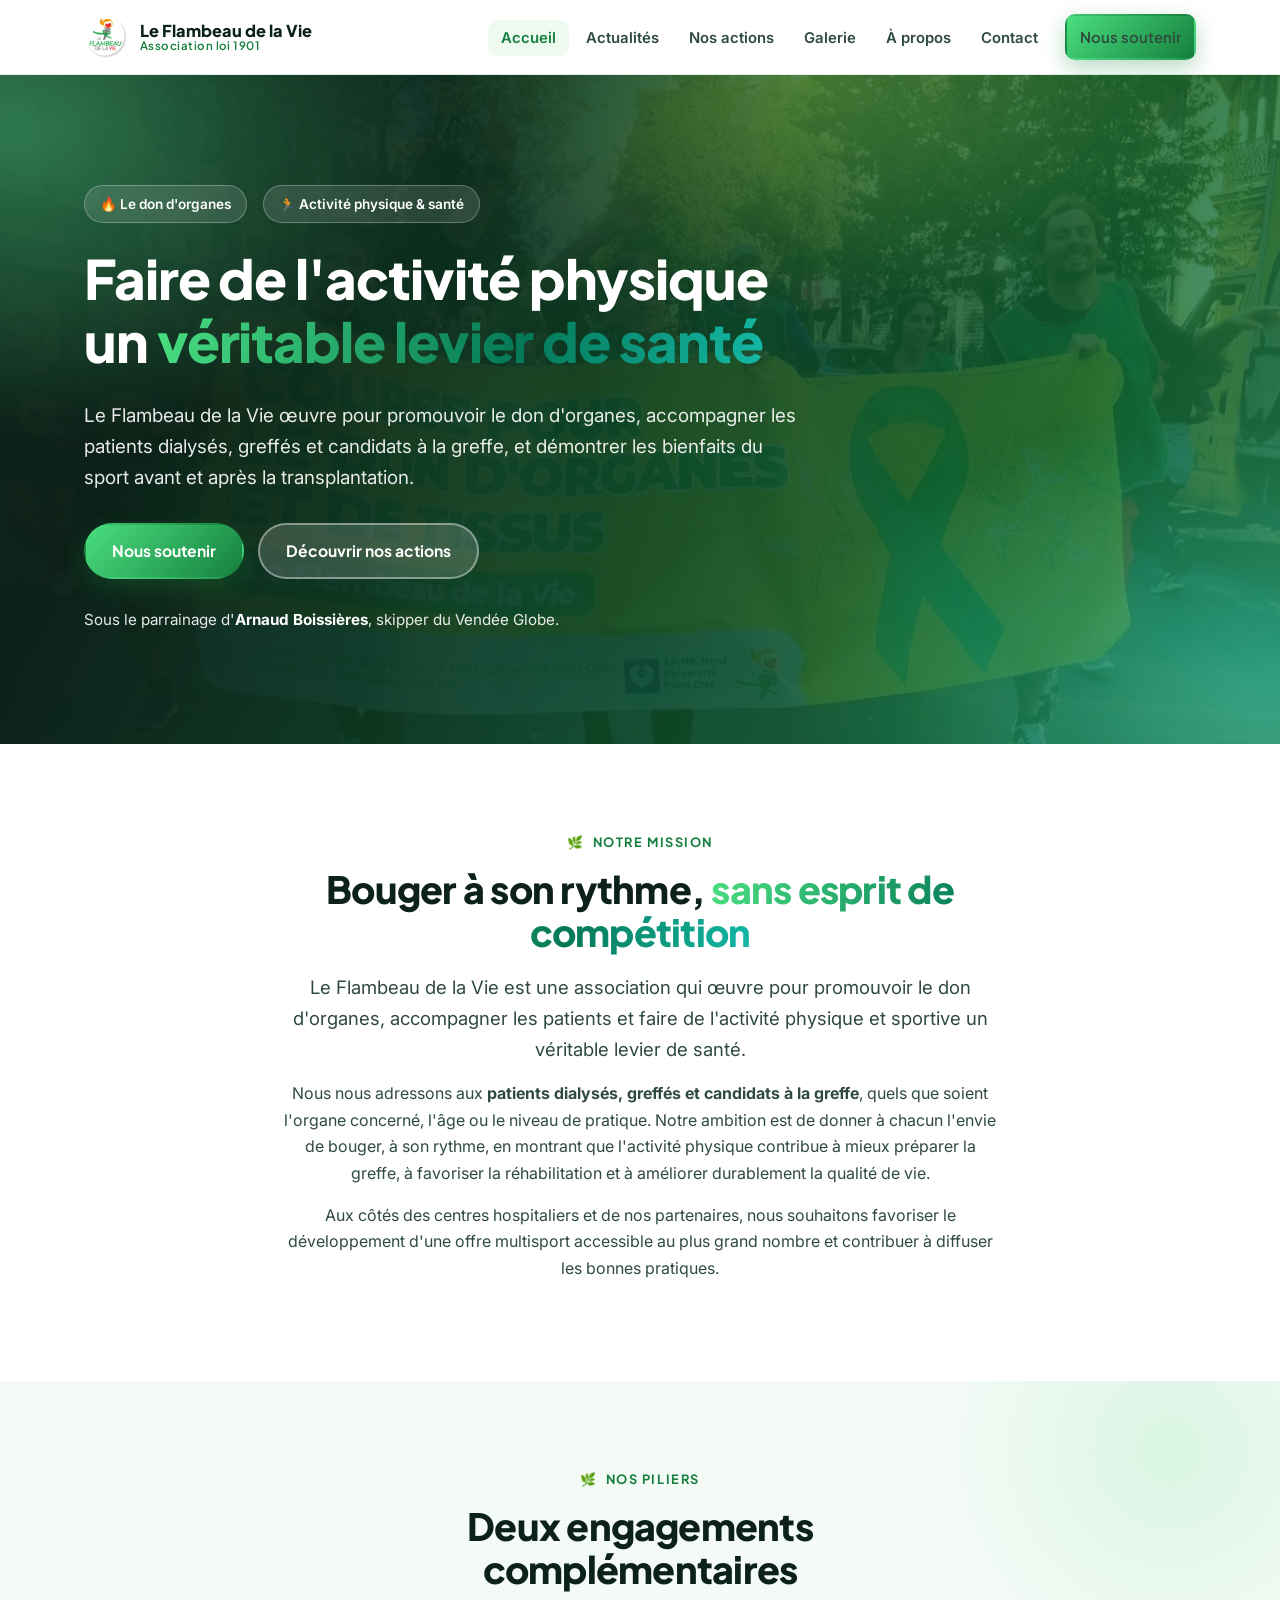
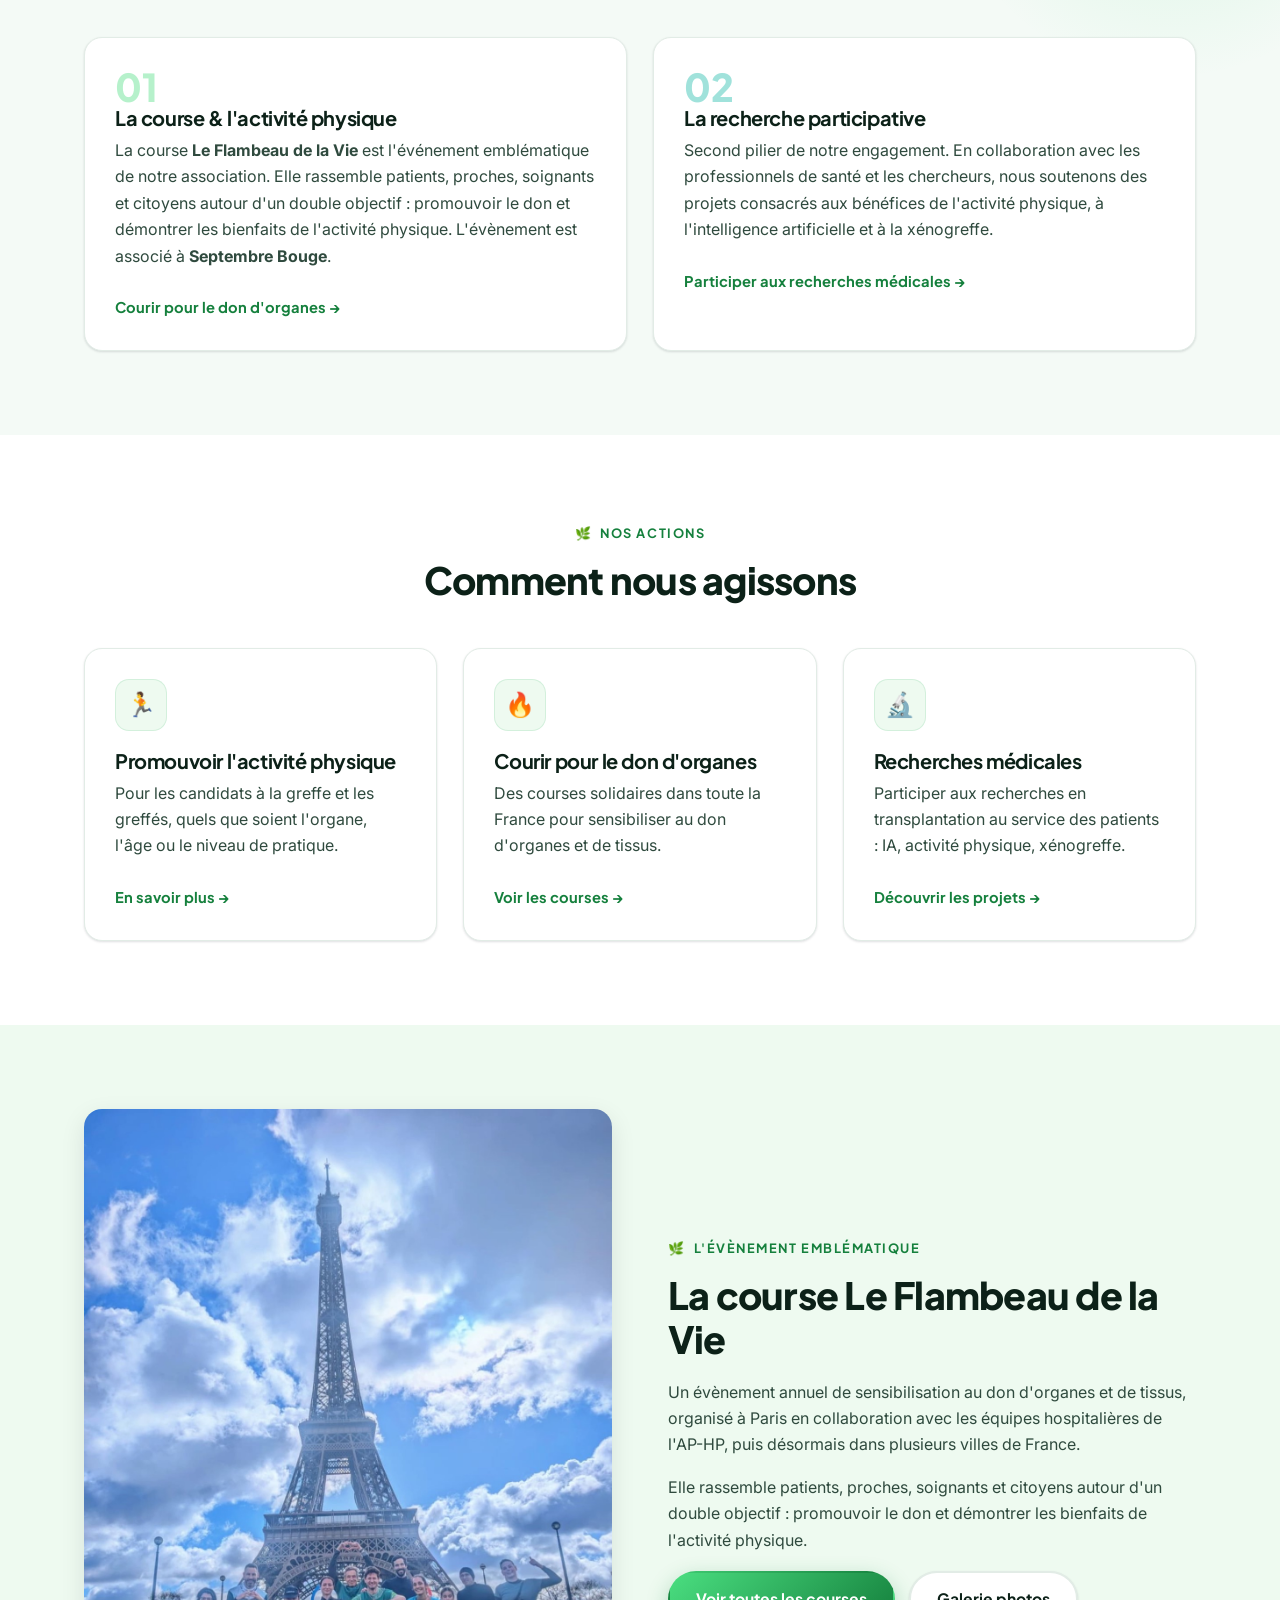
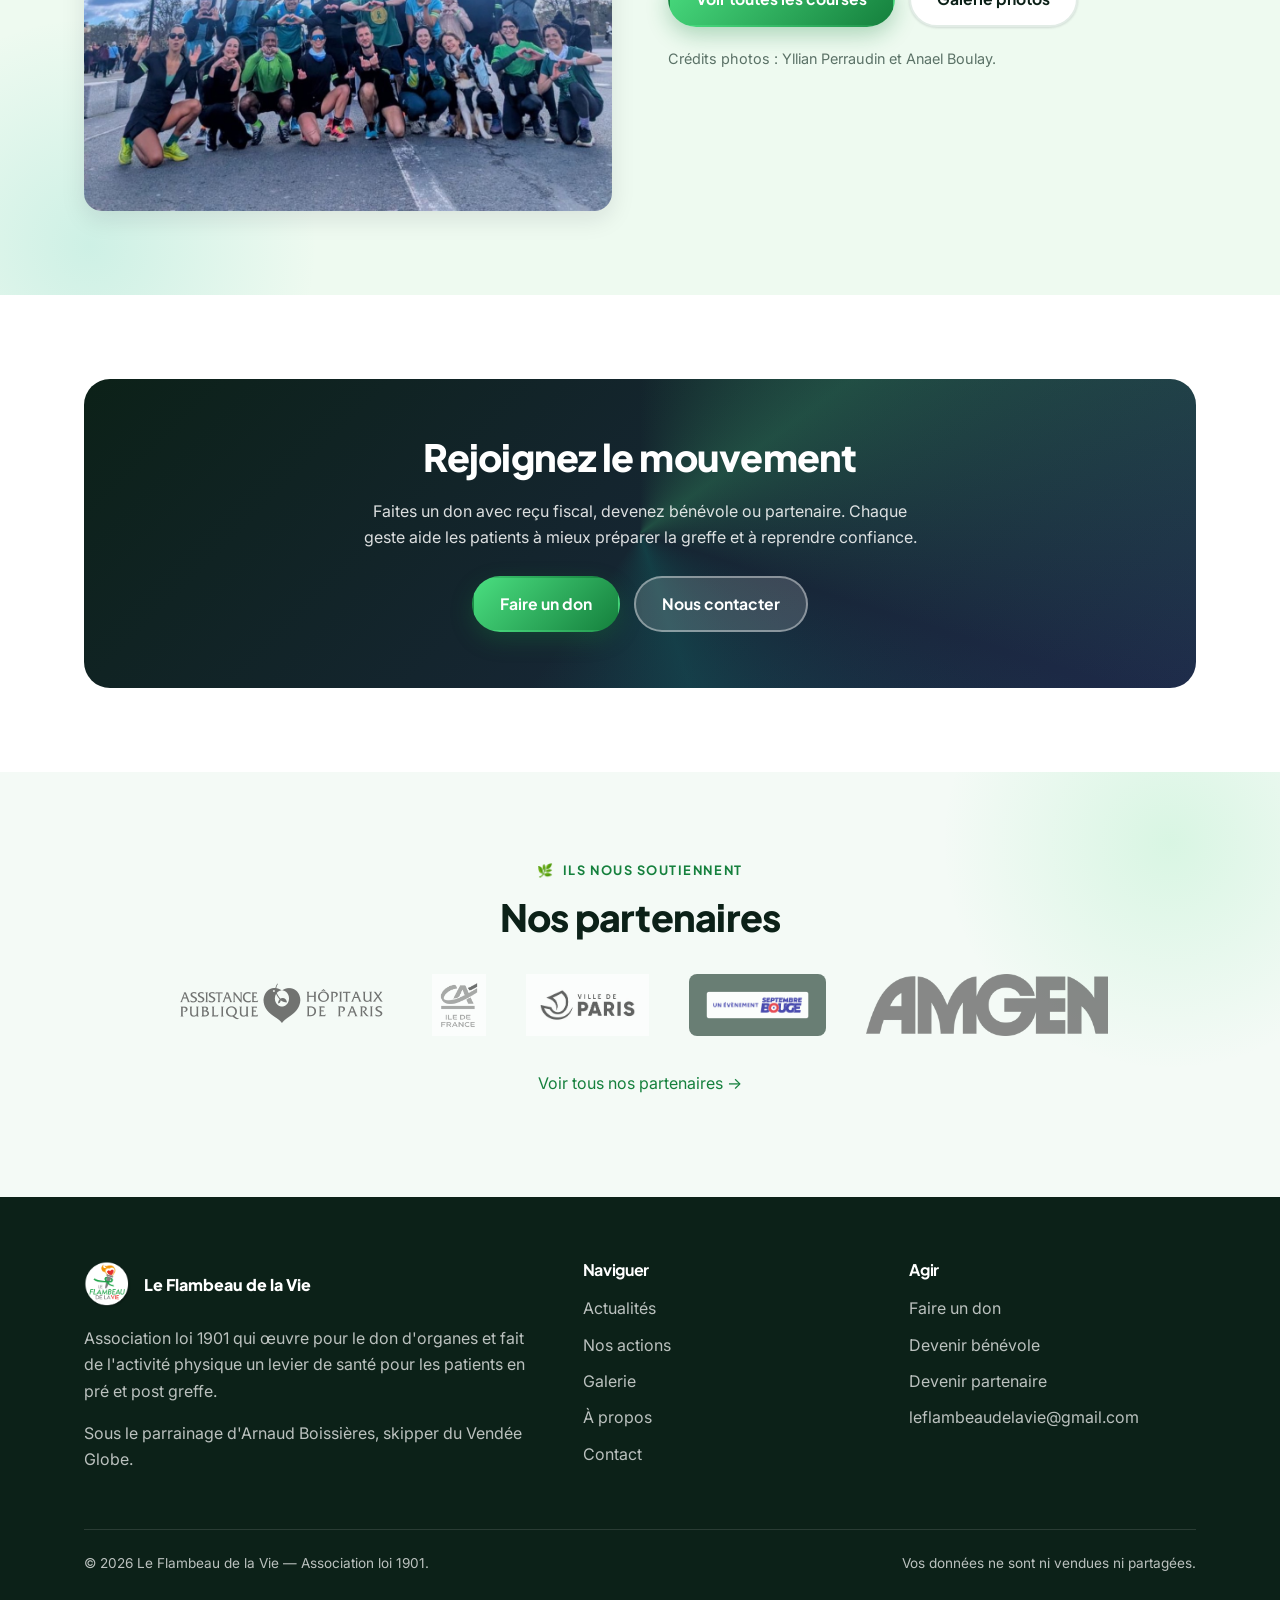
<file: index.html>
<!DOCTYPE html>
<html lang="fr">
<head>
<meta charset="UTF-8">
<meta name="viewport" content="width=device-width, initial-scale=1.0">
<title>Le Flambeau de la Vie — Le don d'organes et l'activité physique comme levier de santé</title>
<meta name="description" content="Association loi 1901 qui œuvre pour promouvoir le don d'organes, accompagner les patients dialysés, greffés et candidats à la greffe, et faire de l'activité physique un véritable levier de santé.">
<link rel="preconnect" href="https://fonts.googleapis.com">
<link rel="preconnect" href="https://fonts.gstatic.com" crossorigin>
<link href="https://fonts.googleapis.com/css2?family=Inter:wght@400;500;600;700&family=Plus+Jakarta+Sans:wght@600;700;800&display=swap" rel="stylesheet">
<link rel="stylesheet" href="assets/css/style.css">
<link rel="icon" href="assets/images/logo_Le_flambeau_de_la_vie_cercle.png">
</head>
<body>

<header class="site-header">
  <nav class="nav container">
    <a class="brand" href="index.html">
      <img src="assets/images/logo_Le_flambeau_de_la_vie_cercle.png" alt="Logo Le Flambeau de la Vie">
      <span>Le Flambeau de la Vie<small>Association loi 1901</small></span>
    </a>
    <button class="nav-toggle" aria-label="Menu"><span></span><span></span><span></span></button>
    <ul class="nav-links">
      <li><a href="index.html" class="active">Accueil</a></li>
      <li><a href="actualites.html">Actualités</a></li>
      <li><a href="actions.html">Nos actions</a></li>
      <li><a href="galerie.html">Galerie</a></li>
      <li><a href="a-propos.html">À propos</a></li>
      <li><a href="contact.html">Contact</a></li>
      <li class="nav-cta"><a class="btn btn--primary" href="nous-soutenir.html">Nous soutenir</a></li>
    </ul>
  </nav>
</header>

<!-- HERO -->
<section class="hero">
  <div class="hero__bg"><img src="assets/images/runs/banderole-course.jpg" alt="Coureurs portant la banderole Course pour le don d'organes et de tissus" style="object-position:center 35%;"></div>
  <div class="hero__overlay"></div>
  <div class="container">
    <div class="hero__inner">
      <div class="badge-row">
        <span class="pill">🔥 Le don d'organes</span>
        <span class="pill">🏃 Activité physique &amp; santé</span>
      </div>
      <h1>Faire de l'activité physique un <span class="grad-text">véritable levier de santé</span></h1>
      <p>Le Flambeau de la Vie œuvre pour promouvoir le don d'organes, accompagner les patients dialysés, greffés et candidats à la greffe, et démontrer les bienfaits du sport avant et après la transplantation.</p>
      <div class="hero__actions">
        <a class="btn btn--primary" href="nous-soutenir.html">Nous soutenir</a>
        <a class="btn btn--light" href="actions.html">Découvrir nos actions</a>
      </div>
      <p style="margin-top:28px;font-size:.95rem;">Sous le parrainage d'<strong style="color:#fff;">Arnaud Boissières</strong>, skipper du Vendée Globe.</p>
    </div>
  </div>
</section>

<!-- MISSION -->
<section class="section">
  <div class="container narrow center reveal">
    <span class="eyebrow">Notre mission</span>
    <h2>Bouger à son rythme, <span class="grad-text">sans esprit de compétition</span></h2>
    <p class="lead">Le Flambeau de la Vie est une association qui œuvre pour promouvoir le don d'organes, accompagner les patients et faire de l'activité physique et sportive un véritable levier de santé.</p>
    <p>Nous nous adressons aux <strong>patients dialysés, greffés et candidats à la greffe</strong>, quels que soient l'organe concerné, l'âge ou le niveau de pratique. Notre ambition est de donner à chacun l'envie de bouger, à son rythme, en montrant que l'activité physique contribue à mieux préparer la greffe, à favoriser la réhabilitation et à améliorer durablement la qualité de vie.</p>
    <p>Aux côtés des centres hospitaliers et de nos partenaires, nous souhaitons favoriser le développement d'une offre multisport accessible au plus grand nombre et contribuer à diffuser les bonnes pratiques.</p>
  </div>
</section>

<!-- PILLARS -->
<section class="section section--soft">
  <div class="container">
    <div class="center reveal" style="max-width:640px;margin:0 auto 46px;">
      <span class="eyebrow">Nos piliers</span>
      <h2>Deux engagements complémentaires</h2>
    </div>
    <div class="grid grid-2 reveal">
      <article class="card">
        <div class="num" style="font-family:var(--display);font-weight:800;font-size:2.4rem;color:var(--flame-400);opacity:.4;line-height:1;">01</div>
        <h3>La course &amp; l'activité physique</h3>
        <p>La course <strong>Le Flambeau de la Vie</strong> est l'événement emblématique de notre association. Elle rassemble patients, proches, soignants et citoyens autour d'un double objectif : promouvoir le don et démontrer les bienfaits de l'activité physique. L'évènement est associé à <strong>Septembre Bouge</strong>.</p>
        <a class="more" href="courir.html">Courir pour le don d'organes →</a>
      </article>
      <article class="card card--teal">
        <div class="num" style="font-family:var(--display);font-weight:800;font-size:2.4rem;color:var(--teal-500);opacity:.4;line-height:1;">02</div>
        <h3>La recherche participative</h3>
        <p>Second pilier de notre engagement. En collaboration avec les professionnels de santé et les chercheurs, nous soutenons des projets consacrés aux bénéfices de l'activité physique, à l'intelligence artificielle et à la xénogreffe.</p>
        <a class="more" href="recherche.html">Participer aux recherches médicales →</a>
      </article>
    </div>
  </div>
</section>

<!-- ACTIONS -->
<section class="section">
  <div class="container">
    <div class="center reveal" style="max-width:640px;margin:0 auto 46px;">
      <span class="eyebrow">Nos actions</span>
      <h2>Comment nous agissons</h2>
    </div>
    <div class="grid grid-3 reveal">
      <article class="card">
        <div class="icon">🏃</div>
        <h3>Promouvoir l'activité physique</h3>
        <p>Pour les candidats à la greffe et les greffés, quels que soient l'organe, l'âge ou le niveau de pratique.</p>
        <a class="more" href="activite-physique.html">En savoir plus →</a>
      </article>
      <article class="card">
        <div class="icon">🔥</div>
        <h3>Courir pour le don d'organes</h3>
        <p>Des courses solidaires dans toute la France pour sensibiliser au don d'organes et de tissus.</p>
        <a class="more" href="courir.html">Voir les courses →</a>
      </article>
      <article class="card">
        <div class="icon">🔬</div>
        <h3>Recherches médicales</h3>
        <p>Participer aux recherches en transplantation au service des patients : IA, activité physique, xénogreffe.</p>
        <a class="more" href="recherche.html">Découvrir les projets →</a>
      </article>
    </div>
  </div>
</section>

<!-- EVENT HIGHLIGHT -->
<section class="section section--warm">
  <div class="container split reveal">
    <div class="split__media"><img src="assets/images/runs/course-eiffel.jpg" alt="Le groupe de coureurs formant des cœurs devant la Tour Eiffel"></div>
    <div>
      <span class="eyebrow">L'évènement emblématique</span>
      <h2>La course Le Flambeau de la Vie</h2>
      <p>Un évènement annuel de sensibilisation au don d'organes et de tissus, organisé à Paris en collaboration avec les équipes hospitalières de l'AP-HP, puis désormais dans plusieurs villes de France.</p>
      <p>Elle rassemble patients, proches, soignants et citoyens autour d'un double objectif : promouvoir le don et démontrer les bienfaits de l'activité physique.</p>
      <div class="hero__actions" style="margin-top:18px;">
        <a class="btn btn--primary" href="courir.html">Voir toutes les courses</a>
        <a class="btn btn--ghost" href="galerie.html">Galerie photos</a>
      </div>
      <p style="margin-top:20px;font-size:.9rem;color:var(--ink-500);">Crédits photos : Yllian Perraudin et Anael Boulay.</p>
    </div>
  </div>
</section>

<!-- CTA -->
<section class="section">
  <div class="container">
    <div class="cta-band reveal">
      <h2>Rejoignez le mouvement</h2>
      <p>Faites un don avec reçu fiscal, devenez bénévole ou partenaire. Chaque geste aide les patients à mieux préparer la greffe et à reprendre confiance.</p>
      <div class="hero__actions">
        <a class="btn btn--primary" href="nous-soutenir.html">Faire un don</a>
        <a class="btn btn--light" href="contact.html">Nous contacter</a>
      </div>
    </div>
  </div>
</section>

<!-- PARTNERS -->
<section class="section section--soft">
  <div class="container center reveal">
    <span class="eyebrow">Ils nous soutiennent</span>
    <h2 style="margin-bottom:36px;">Nos partenaires</h2>
    <div class="logos">
      <img src="assets/images/Logo_APHP.png" alt="AP-HP">
      <img src="assets/images/CA_IDF-VERTICAL-RVB_1.jpg" alt="Crédit Agricole Île-de-France">
      <img src="assets/images/logo-vectoriel-ville-de-paris-horizontale.jpg" alt="Ville de Paris">
      <img src="assets/images/SIG_SEPTEMBRE_BOUGE_ENDOSSEMENT_BLANC_RVB.png" alt="Septembre Bouge" style="filter:none;background:var(--ink-700);padding:8px;border-radius:8px;">
      <img src="assets/images/Amgen.svg.png" alt="Amgen">
    </div>
    <p style="margin-top:34px;"><a class="more" href="nous-soutenir.html">Voir tous nos partenaires →</a></p>
  </div>
</section>

<!-- FOOTER -->
<footer class="site-footer">
  <div class="container">
    <div class="footer-grid">
      <div>
        <div class="footer-brand">
          <img src="assets/images/logo_Le_flambeau_de_la_vie_cercle.png" alt="Logo">
          <span>Le Flambeau de la Vie</span>
        </div>
        <p>Association loi 1901 qui œuvre pour le don d'organes et fait de l'activité physique un levier de santé pour les patients en pré et post greffe.</p>
        <p>Sous le parrainage d'Arnaud Boissières, skipper du Vendée Globe.</p>
      </div>
      <div>
        <h4>Naviguer</h4>
        <ul class="footer-links">
          <li><a href="actualites.html">Actualités</a></li>
          <li><a href="actions.html">Nos actions</a></li>
          <li><a href="galerie.html">Galerie</a></li>
          <li><a href="a-propos.html">À propos</a></li>
          <li><a href="contact.html">Contact</a></li>
        </ul>
      </div>
      <div>
        <h4>Agir</h4>
        <ul class="footer-links">
          <li><a href="nous-soutenir.html">Faire un don</a></li>
          <li><a href="nous-soutenir.html">Devenir bénévole</a></li>
          <li><a href="nous-soutenir.html">Devenir partenaire</a></li>
          <li><a href="mailto:leflambeaudelavie@gmail.com">leflambeaudelavie@gmail.com</a></li>
        </ul>
      </div>
    </div>
    <div class="footer-bottom">
      <span>© 2026 Le Flambeau de la Vie — Association loi 1901.</span>
      <span>Vos données ne sont ni vendues ni partagées.</span>
    </div>
  </div>
</footer>

<script src="assets/js/main.js"></script>
</body>
</html>
</file>
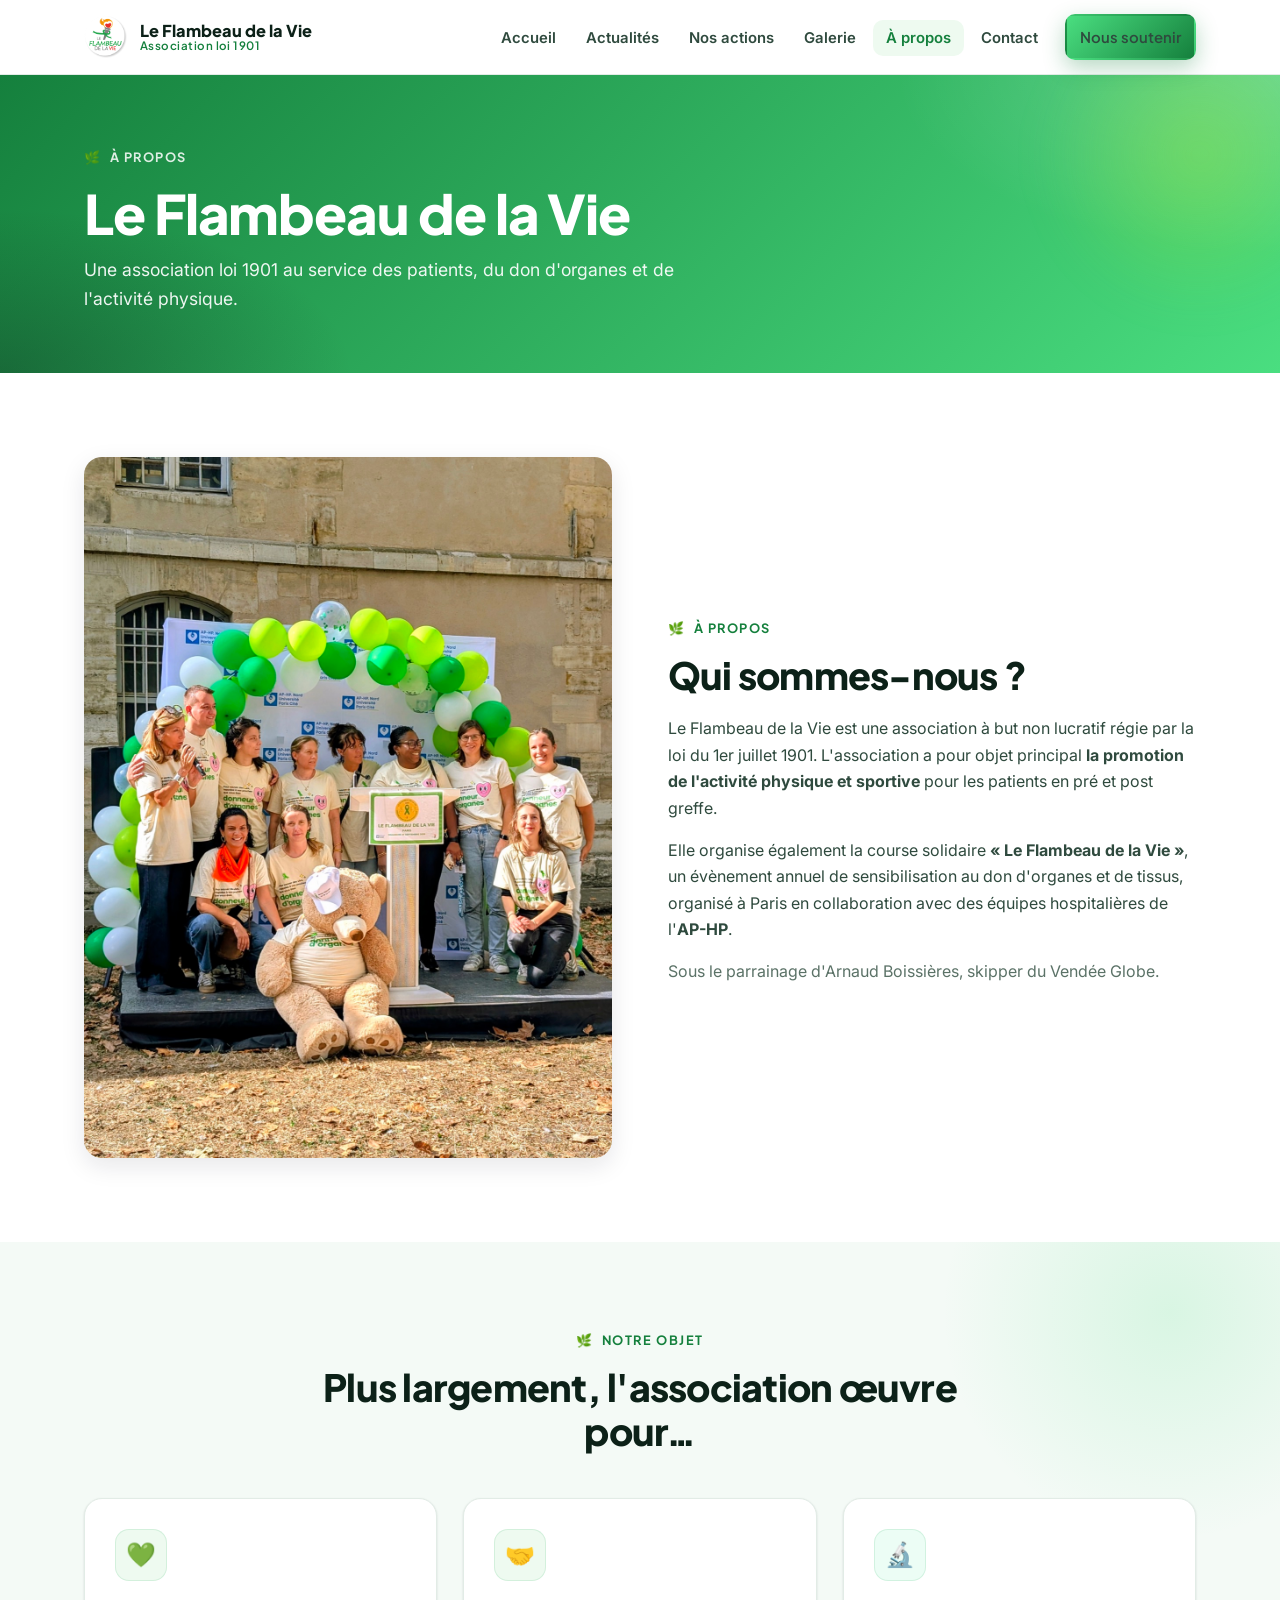
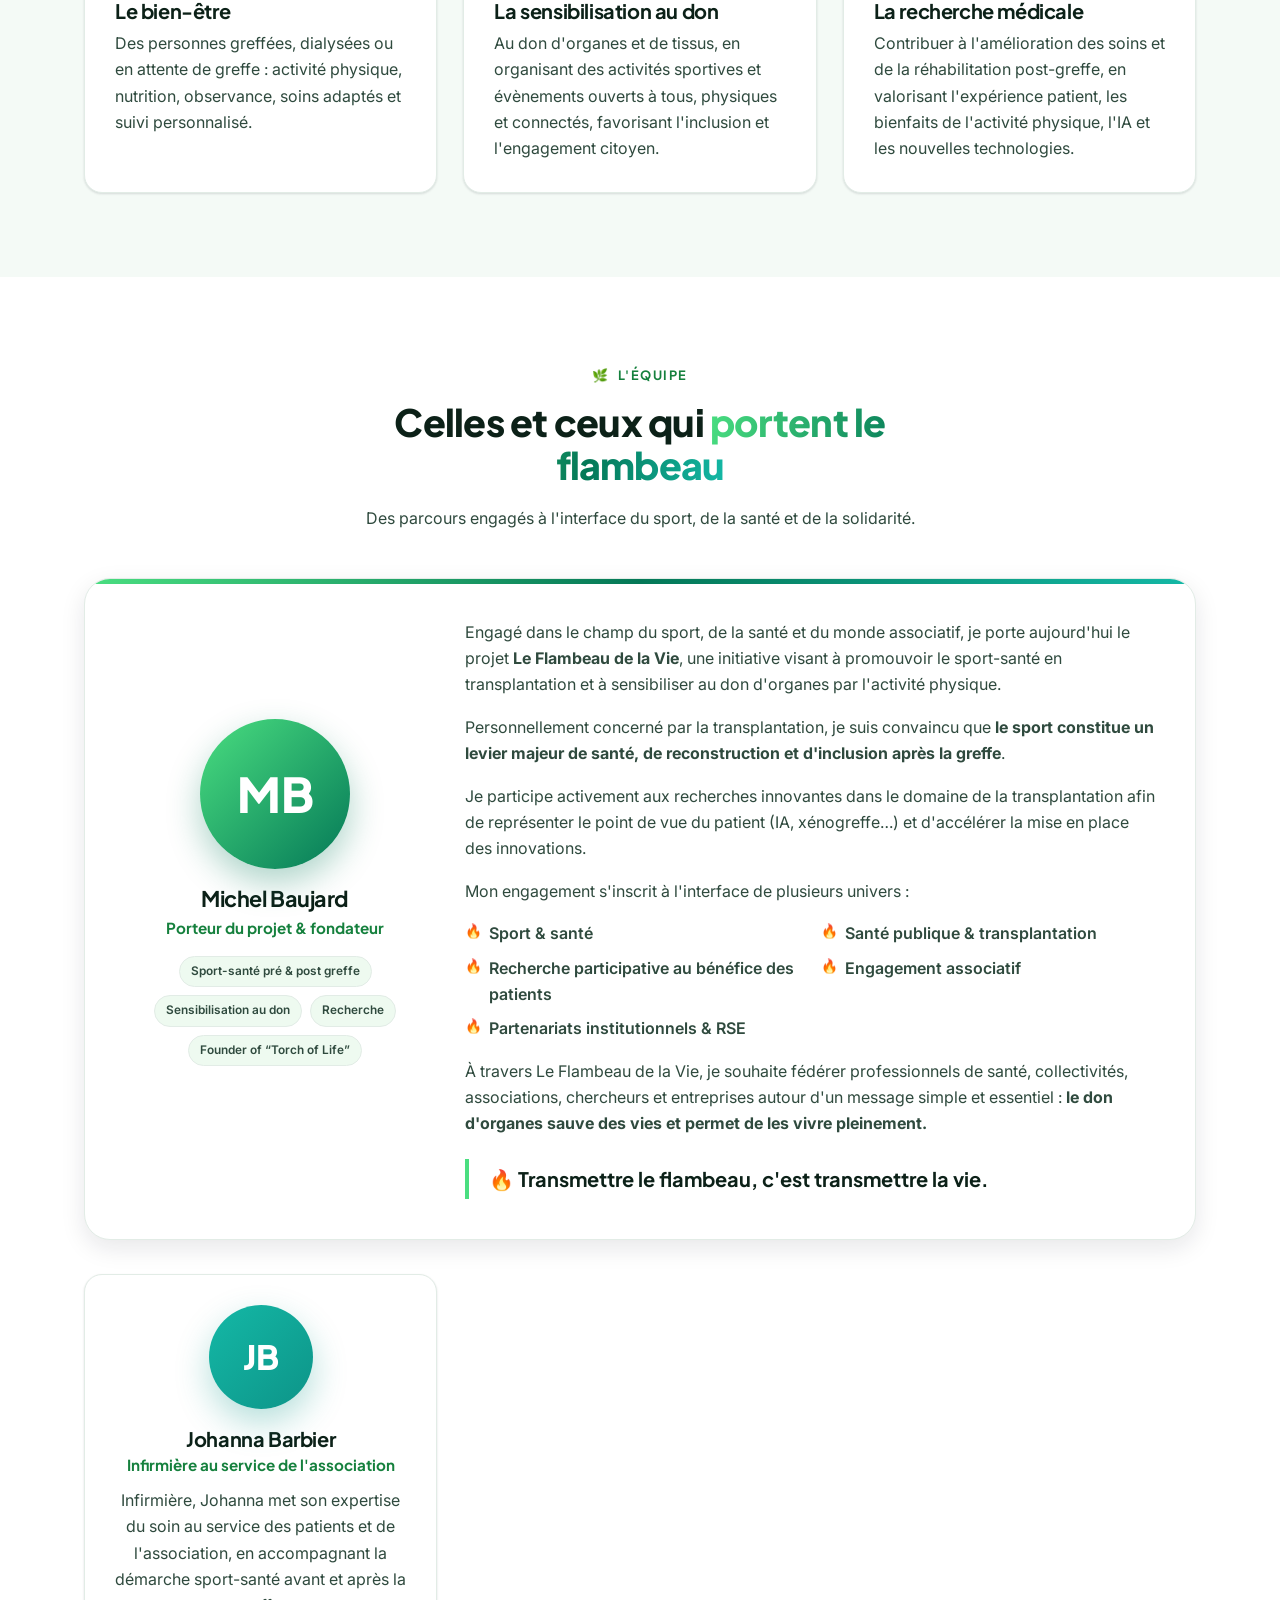
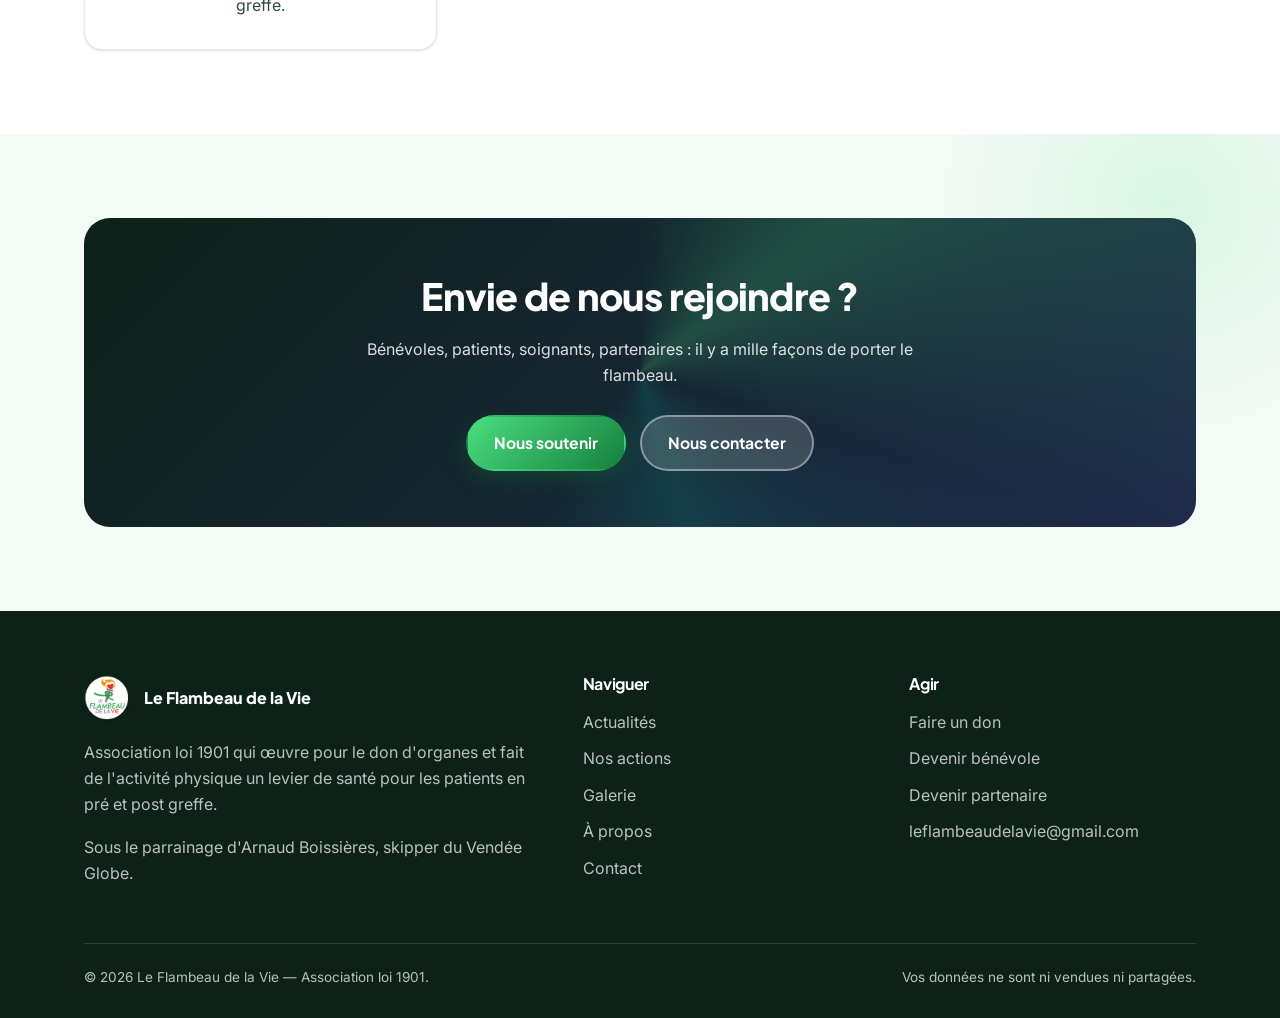
<file: a-propos.html>
<!DOCTYPE html>
<html lang="fr">
<head>
<meta charset="UTF-8">
<meta name="viewport" content="width=device-width, initial-scale=1.0">
<title>À propos — Le Flambeau de la Vie</title>
<meta name="description" content="Le Flambeau de la Vie est une association loi 1901 dédiée à l'activité physique et au don d'organes pour les patients en pré et post greffe.">
<link rel="preconnect" href="https://fonts.googleapis.com">
<link rel="preconnect" href="https://fonts.gstatic.com" crossorigin>
<link href="https://fonts.googleapis.com/css2?family=Inter:wght@400;500;600;700&family=Plus+Jakarta+Sans:wght@600;700;800&display=swap" rel="stylesheet">
<link rel="stylesheet" href="assets/css/style.css">
<link rel="icon" href="assets/images/logo_Le_flambeau_de_la_vie_cercle.png">
</head>
<body>
<header class="site-header">
  <nav class="nav container">
    <a class="brand" href="index.html">
      <img src="assets/images/logo_Le_flambeau_de_la_vie_cercle.png" alt="Logo Le Flambeau de la Vie">
      <span>Le Flambeau de la Vie<small>Association loi 1901</small></span>
    </a>
    <button class="nav-toggle" aria-label="Menu"><span></span><span></span><span></span></button>
    <ul class="nav-links">
      <li><a href="index.html">Accueil</a></li>
      <li><a href="actualites.html">Actualités</a></li>
      <li><a href="actions.html">Nos actions</a></li>
      <li><a href="galerie.html">Galerie</a></li>
      <li><a href="a-propos.html" class="active">À propos</a></li>
      <li><a href="contact.html">Contact</a></li>
      <li class="nav-cta"><a class="btn btn--primary" href="nous-soutenir.html">Nous soutenir</a></li>
    </ul>
  </nav>
</header>
<section class="banner">
  <div class="container">
    <span class="eyebrow">À propos</span>
    <h1>Le Flambeau de la Vie</h1>
    <p>Une association loi 1901 au service des patients, du don d'organes et de l'activité physique.</p>
  </div>
</section>
<section class="section">
  <div class="container split reveal">
    <div class="split__media"><img src="assets/images/runs/equipe-ballons.jpg" alt="L'équipe et les bénévoles du Flambeau de la Vie"></div>
    <div>
      <span class="eyebrow">À propos</span>
      <h2>Qui sommes-nous ?</h2>
      <p>Le Flambeau de la Vie est une association à but non lucratif régie par la loi du 1er juillet 1901. L'association a pour objet principal <strong>la promotion de l'activité physique et sportive</strong> pour les patients en pré et post greffe.</p>
      <p>Elle organise également la course solidaire <strong>« Le Flambeau de la Vie »</strong>, un évènement annuel de sensibilisation au don d'organes et de tissus, organisé à Paris en collaboration avec des équipes hospitalières de l'<strong>AP-HP</strong>.</p>
      <p style="color:var(--ink-500);">Sous le parrainage d'Arnaud Boissières, skipper du Vendée Globe.</p>
    </div>
  </div>
</section>

<section class="section section--soft">
  <div class="container">
    <div class="center reveal" style="max-width:640px;margin:0 auto 46px;">
      <span class="eyebrow">Notre objet</span>
      <h2>Plus largement, l'association œuvre pour…</h2>
    </div>
    <div class="grid grid-3 reveal">
      <article class="card">
        <div class="icon">💚</div>
        <h3>Le bien-être</h3>
        <p>Des personnes greffées, dialysées ou en attente de greffe : activité physique, nutrition, observance, soins adaptés et suivi personnalisé.</p>
      </article>
      <article class="card">
        <div class="icon">🤝</div>
        <h3>La sensibilisation au don</h3>
        <p>Au don d'organes et de tissus, en organisant des activités sportives et évènements ouverts à tous, physiques et connectés, favorisant l'inclusion et l'engagement citoyen.</p>
      </article>
      <article class="card card--teal">
        <div class="icon">🔬</div>
        <h3>La recherche médicale</h3>
        <p>Contribuer à l'amélioration des soins et de la réhabilitation post-greffe, en valorisant l'expérience patient, les bienfaits de l'activité physique, l'IA et les nouvelles technologies.</p>
      </article>
    </div>
  </div>
</section>

<section class="section" id="equipe">
  <div class="container">
    <div class="center reveal" style="max-width:640px;margin:0 auto 46px;">
      <span class="eyebrow">L'équipe</span>
      <h2>Celles et ceux qui <span class="grad-text">portent le flambeau</span></h2>
      <p>Des parcours engagés à l'interface du sport, de la santé et de la solidarité.</p>
    </div>

    <div class="founder reveal">
      <div class="founder__aside">
        <div class="avatar">MB</div>
        <h3>Michel Baujard</h3>
        <span class="founder__role">Porteur du projet &amp; fondateur</span>
        <div class="founder__badges">
          <span>Sport-santé pré &amp; post greffe</span>
          <span>Sensibilisation au don</span>
          <span>Recherche</span>
          <span>Founder of “Torch of Life”</span>
        </div>
      </div>
      <div class="founder__body">
        <p>Engagé dans le champ du sport, de la santé et du monde associatif, je porte aujourd'hui le projet <strong>Le Flambeau de la Vie</strong>, une initiative visant à promouvoir le sport-santé en transplantation et à sensibiliser au don d'organes par l'activité physique.</p>
        <p>Personnellement concerné par la transplantation, je suis convaincu que <strong>le sport constitue un levier majeur de santé, de reconstruction et d'inclusion après la greffe</strong>.</p>
        <p>Je participe activement aux recherches innovantes dans le domaine de la transplantation afin de représenter le point de vue du patient (IA, xénogreffe…) et d'accélérer la mise en place des innovations.</p>
        <p style="margin-bottom:.4rem;">Mon engagement s'inscrit à l'interface de plusieurs univers :</p>
        <ul class="two-worlds">
          <li>Sport &amp; santé</li>
          <li>Santé publique &amp; transplantation</li>
          <li>Recherche participative au bénéfice des patients</li>
          <li>Engagement associatif</li>
          <li>Partenariats institutionnels &amp; RSE</li>
        </ul>
        <p>À travers Le Flambeau de la Vie, je souhaite fédérer professionnels de santé, collectivités, associations, chercheurs et entreprises autour d'un message simple et essentiel : <strong>le don d'organes sauve des vies et permet de les vivre pleinement.</strong></p>
        <blockquote class="founder__quote">🔥 <em>Transmettre le flambeau, c'est transmettre la vie.</em></blockquote>
      </div>
    </div>

    <div class="grid grid-3 reveal" style="margin-top:34px;">
      <article class="card person-card">
        <div class="avatar avatar--teal">JB</div>
        <h3>Johanna Barbier</h3>
        <span class="founder__role">Infirmière au service de l'association</span>
        <p>Infirmière, Johanna met son expertise du soin au service des patients et de l'association, en accompagnant la démarche sport-santé avant et après la greffe.</p>
      </article>
    </div>
  </div>
</section>

<section class="section section--soft">
  <div class="container">
    <div class="cta-band reveal">
      <h2>Envie de nous rejoindre ?</h2>
      <p>Bénévoles, patients, soignants, partenaires : il y a mille façons de porter le flambeau.</p>
      <div class="hero__actions">
        <a class="btn btn--primary" href="nous-soutenir.html">Nous soutenir</a>
        <a class="btn btn--light" href="contact.html">Nous contacter</a>
      </div>
    </div>
  </div>
</section>
<footer class="site-footer">
  <div class="container">
    <div class="footer-grid">
      <div>
        <div class="footer-brand">
          <img src="assets/images/logo_Le_flambeau_de_la_vie_cercle.png" alt="Logo">
          <span>Le Flambeau de la Vie</span>
        </div>
        <p>Association loi 1901 qui œuvre pour le don d'organes et fait de l'activité physique un levier de santé pour les patients en pré et post greffe.</p>
        <p>Sous le parrainage d'Arnaud Boissières, skipper du Vendée Globe.</p>
      </div>
      <div>
        <h4>Naviguer</h4>
        <ul class="footer-links">
          <li><a href="actualites.html">Actualités</a></li>
          <li><a href="actions.html">Nos actions</a></li>
          <li><a href="galerie.html">Galerie</a></li>
          <li><a href="a-propos.html">À propos</a></li>
          <li><a href="contact.html">Contact</a></li>
        </ul>
      </div>
      <div>
        <h4>Agir</h4>
        <ul class="footer-links">
          <li><a href="nous-soutenir.html">Faire un don</a></li>
          <li><a href="nous-soutenir.html">Devenir bénévole</a></li>
          <li><a href="nous-soutenir.html">Devenir partenaire</a></li>
          <li><a href="mailto:leflambeaudelavie@gmail.com">leflambeaudelavie@gmail.com</a></li>
        </ul>
      </div>
    </div>
    <div class="footer-bottom">
      <span>© 2026 Le Flambeau de la Vie — Association loi 1901.</span>
      <span>Vos données ne sont ni vendues ni partagées.</span>
    </div>
  </div>
</footer>

<script src="assets/js/main.js"></script>
</body>
</html>
</file>
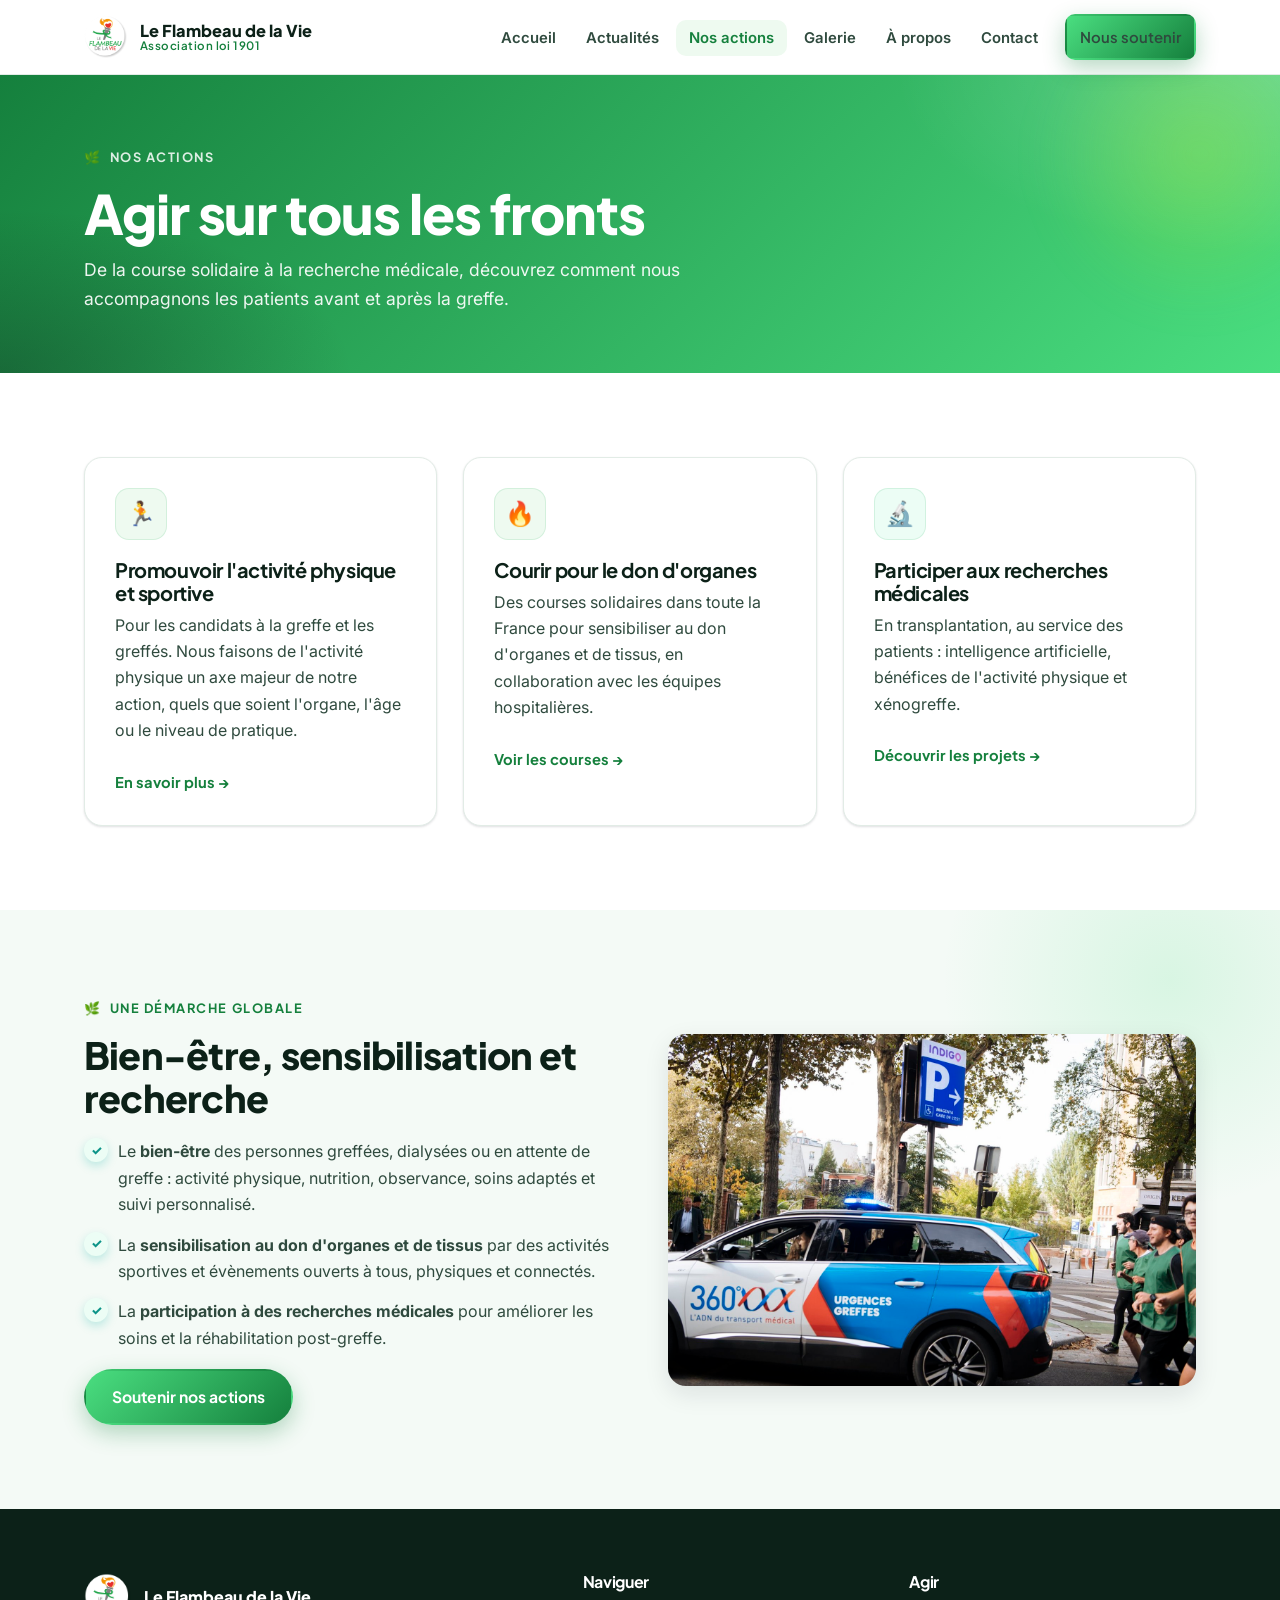
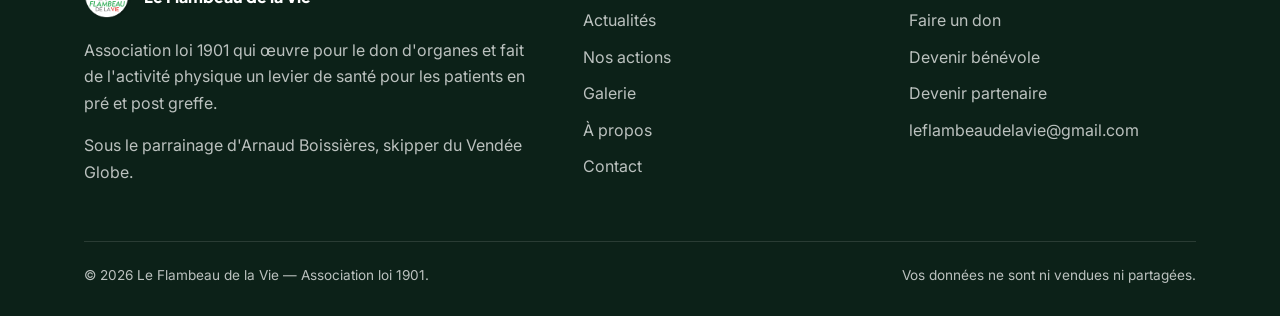
<file: actions.html>
<!DOCTYPE html>
<html lang="fr">
<head>
<meta charset="UTF-8">
<meta name="viewport" content="width=device-width, initial-scale=1.0">
<title>Nos actions — Le Flambeau de la Vie</title>
<meta name="description" content="Les actions de l'association : promotion de l'activité physique, courses solidaires pour le don d'organes et recherche médicale en transplantation.">
<link rel="preconnect" href="https://fonts.googleapis.com">
<link rel="preconnect" href="https://fonts.gstatic.com" crossorigin>
<link href="https://fonts.googleapis.com/css2?family=Inter:wght@400;500;600;700&family=Plus+Jakarta+Sans:wght@600;700;800&display=swap" rel="stylesheet">
<link rel="stylesheet" href="assets/css/style.css">
<link rel="icon" href="assets/images/logo_Le_flambeau_de_la_vie_cercle.png">
</head>
<body>
<header class="site-header">
  <nav class="nav container">
    <a class="brand" href="index.html">
      <img src="assets/images/logo_Le_flambeau_de_la_vie_cercle.png" alt="Logo Le Flambeau de la Vie">
      <span>Le Flambeau de la Vie<small>Association loi 1901</small></span>
    </a>
    <button class="nav-toggle" aria-label="Menu"><span></span><span></span><span></span></button>
    <ul class="nav-links">
      <li><a href="index.html">Accueil</a></li>
      <li><a href="actualites.html">Actualités</a></li>
      <li><a href="actions.html" class="active">Nos actions</a></li>
      <li><a href="galerie.html">Galerie</a></li>
      <li><a href="a-propos.html">À propos</a></li>
      <li><a href="contact.html">Contact</a></li>
      <li class="nav-cta"><a class="btn btn--primary" href="nous-soutenir.html">Nous soutenir</a></li>
    </ul>
  </nav>
</header>
<section class="banner">
  <div class="container">
    <span class="eyebrow">Nos actions</span>
    <h1>Agir sur tous les fronts</h1>
    <p>De la course solidaire à la recherche médicale, découvrez comment nous accompagnons les patients avant et après la greffe.</p>
  </div>
</section>
<section class="section">
  <div class="container">
    <div class="grid grid-3 reveal">
      <article class="card">
        <div class="icon">🏃</div>
        <h3>Promouvoir l'activité physique et sportive</h3>
        <p>Pour les candidats à la greffe et les greffés. Nous faisons de l'activité physique un axe majeur de notre action, quels que soient l'organe, l'âge ou le niveau de pratique.</p>
        <a class="more" href="activite-physique.html">En savoir plus →</a>
      </article>
      <article class="card">
        <div class="icon">🔥</div>
        <h3>Courir pour le don d'organes</h3>
        <p>Des courses solidaires dans toute la France pour sensibiliser au don d'organes et de tissus, en collaboration avec les équipes hospitalières.</p>
        <a class="more" href="courir.html">Voir les courses →</a>
      </article>
      <article class="card card--teal">
        <div class="icon">🔬</div>
        <h3>Participer aux recherches médicales</h3>
        <p>En transplantation, au service des patients : intelligence artificielle, bénéfices de l'activité physique et xénogreffe.</p>
        <a class="more" href="recherche.html">Découvrir les projets →</a>
      </article>
    </div>
  </div>
</section>

<section class="section section--soft">
  <div class="container split reverse reveal">
    <div class="split__media"><img src="assets/images/sans_titre_69_sur_209.jpg" alt="Course dans la rue"></div>
    <div>
      <span class="eyebrow">Une démarche globale</span>
      <h2>Bien-être, sensibilisation et recherche</h2>
      <ul class="checklist">
        <li>Le <strong>bien-être</strong> des personnes greffées, dialysées ou en attente de greffe : activité physique, nutrition, observance, soins adaptés et suivi personnalisé.</li>
        <li>La <strong>sensibilisation au don d'organes et de tissus</strong> par des activités sportives et évènements ouverts à tous, physiques et connectés.</li>
        <li>La <strong>participation à des recherches médicales</strong> pour améliorer les soins et la réhabilitation post-greffe.</li>
      </ul>
      <a class="btn btn--primary" href="nous-soutenir.html">Soutenir nos actions</a>
    </div>
  </div>
</section>
<footer class="site-footer">
  <div class="container">
    <div class="footer-grid">
      <div>
        <div class="footer-brand">
          <img src="assets/images/logo_Le_flambeau_de_la_vie_cercle.png" alt="Logo">
          <span>Le Flambeau de la Vie</span>
        </div>
        <p>Association loi 1901 qui œuvre pour le don d'organes et fait de l'activité physique un levier de santé pour les patients en pré et post greffe.</p>
        <p>Sous le parrainage d'Arnaud Boissières, skipper du Vendée Globe.</p>
      </div>
      <div>
        <h4>Naviguer</h4>
        <ul class="footer-links">
          <li><a href="actualites.html">Actualités</a></li>
          <li><a href="actions.html">Nos actions</a></li>
          <li><a href="galerie.html">Galerie</a></li>
          <li><a href="a-propos.html">À propos</a></li>
          <li><a href="contact.html">Contact</a></li>
        </ul>
      </div>
      <div>
        <h4>Agir</h4>
        <ul class="footer-links">
          <li><a href="nous-soutenir.html">Faire un don</a></li>
          <li><a href="nous-soutenir.html">Devenir bénévole</a></li>
          <li><a href="nous-soutenir.html">Devenir partenaire</a></li>
          <li><a href="mailto:leflambeaudelavie@gmail.com">leflambeaudelavie@gmail.com</a></li>
        </ul>
      </div>
    </div>
    <div class="footer-bottom">
      <span>© 2026 Le Flambeau de la Vie — Association loi 1901.</span>
      <span>Vos données ne sont ni vendues ni partagées.</span>
    </div>
  </div>
</footer>

<script src="assets/js/main.js"></script>
</body>
</html>
</file>
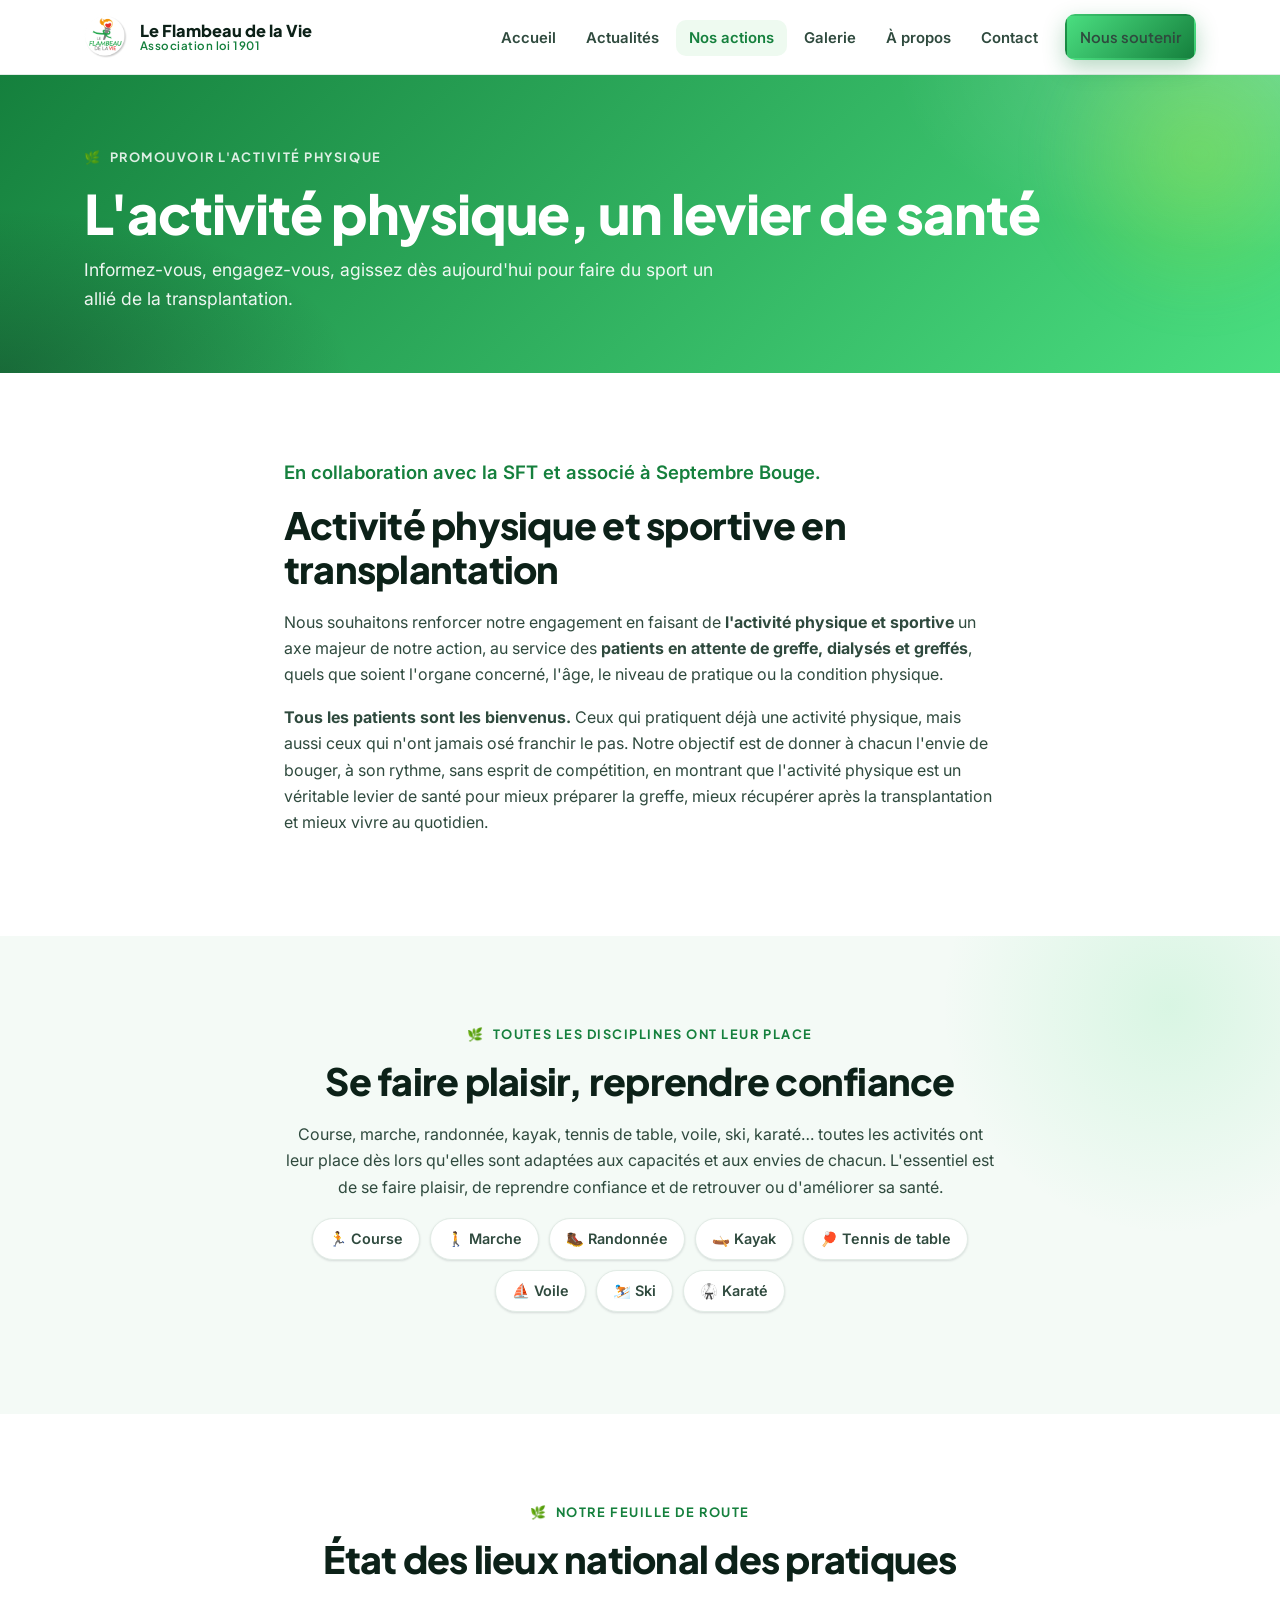
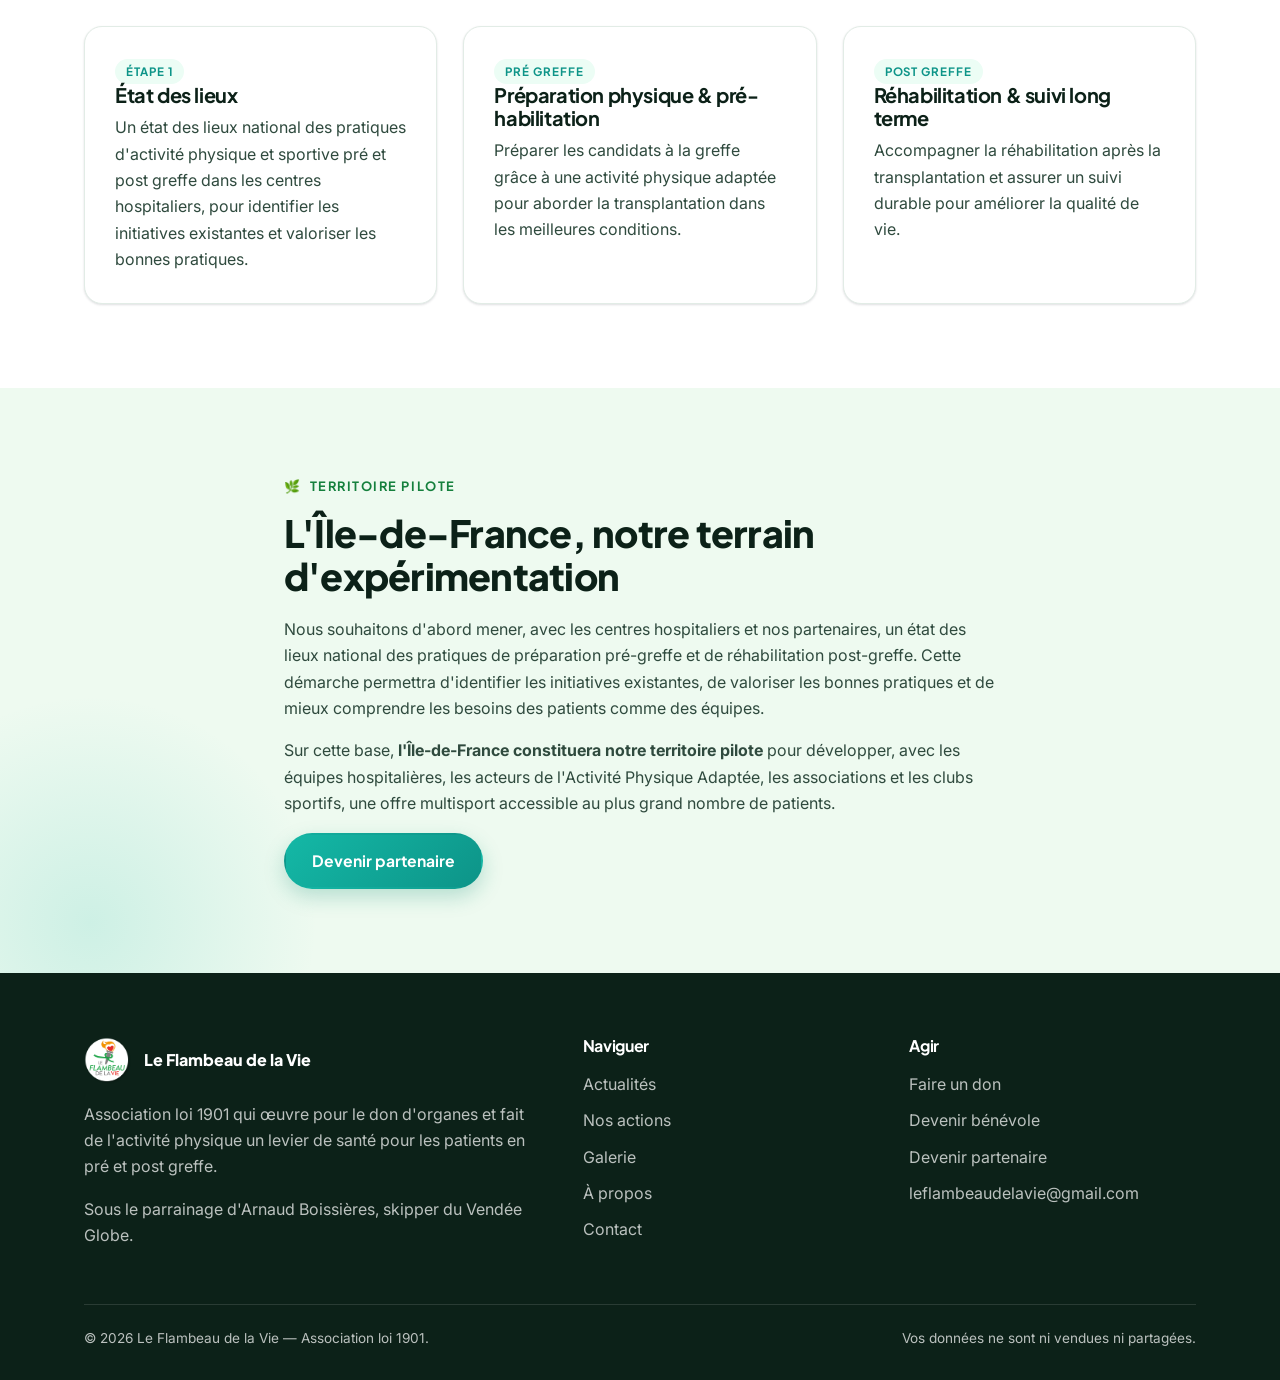
<file: activite-physique.html>
<!DOCTYPE html>
<html lang="fr">
<head>
<meta charset="UTF-8">
<meta name="viewport" content="width=device-width, initial-scale=1.0">
<title>Promouvoir l'activité physique — Le Flambeau de la Vie</title>
<meta name="description" content="Faire de l'activité physique et sportive un levier de santé pour les patients en attente de greffe, dialysés et greffés.">
<link rel="preconnect" href="https://fonts.googleapis.com">
<link rel="preconnect" href="https://fonts.gstatic.com" crossorigin>
<link href="https://fonts.googleapis.com/css2?family=Inter:wght@400;500;600;700&family=Plus+Jakarta+Sans:wght@600;700;800&display=swap" rel="stylesheet">
<link rel="stylesheet" href="assets/css/style.css">
<link rel="icon" href="assets/images/logo_Le_flambeau_de_la_vie_cercle.png">
</head>
<body>
<header class="site-header">
  <nav class="nav container">
    <a class="brand" href="index.html">
      <img src="assets/images/logo_Le_flambeau_de_la_vie_cercle.png" alt="Logo Le Flambeau de la Vie">
      <span>Le Flambeau de la Vie<small>Association loi 1901</small></span>
    </a>
    <button class="nav-toggle" aria-label="Menu"><span></span><span></span><span></span></button>
    <ul class="nav-links">
      <li><a href="index.html">Accueil</a></li>
      <li><a href="actualites.html">Actualités</a></li>
      <li><a href="actions.html" class="active">Nos actions</a></li>
      <li><a href="galerie.html">Galerie</a></li>
      <li><a href="a-propos.html">À propos</a></li>
      <li><a href="contact.html">Contact</a></li>
      <li class="nav-cta"><a class="btn btn--primary" href="nous-soutenir.html">Nous soutenir</a></li>
    </ul>
  </nav>
</header>
<section class="banner">
  <div class="container">
    <span class="eyebrow">Promouvoir l'activité physique</span>
    <h1>L'activité physique, un levier de santé</h1>
    <p>Informez-vous, engagez-vous, agissez dès aujourd'hui pour faire du sport un allié de la transplantation.</p>
  </div>
</section>
<section class="section">
  <div class="container narrow reveal">
    <p class="lead" style="color:var(--flame-600);font-weight:600;">En collaboration avec la SFT et associé à Septembre Bouge.</p>
    <h2>Activité physique et sportive en transplantation</h2>
    <p>Nous souhaitons renforcer notre engagement en faisant de <strong>l'activité physique et sportive</strong> un axe majeur de notre action, au service des <strong>patients en attente de greffe, dialysés et greffés</strong>, quels que soient l'organe concerné, l'âge, le niveau de pratique ou la condition physique.</p>
    <p><strong>Tous les patients sont les bienvenus.</strong> Ceux qui pratiquent déjà une activité physique, mais aussi ceux qui n'ont jamais osé franchir le pas. Notre objectif est de donner à chacun l'envie de bouger, à son rythme, sans esprit de compétition, en montrant que l'activité physique est un véritable levier de santé pour mieux préparer la greffe, mieux récupérer après la transplantation et mieux vivre au quotidien.</p>
  </div>
</section>

<section class="section section--soft">
  <div class="container center reveal" style="max-width:760px;">
    <span class="eyebrow">Toutes les disciplines ont leur place</span>
    <h2>Se faire plaisir, reprendre confiance</h2>
    <p>Course, marche, randonnée, kayak, tennis de table, voile, ski, karaté… toutes les activités ont leur place dès lors qu'elles sont adaptées aux capacités et aux envies de chacun. L'essentiel est de se faire plaisir, de reprendre confiance et de retrouver ou d'améliorer sa santé.</p>
    <ul class="chips" style="justify-content:center;">
      <li>🏃 Course</li><li>🚶 Marche</li><li>🥾 Randonnée</li><li>🛶 Kayak</li>
      <li>🏓 Tennis de table</li><li>⛵ Voile</li><li>⛷️ Ski</li><li>🥋 Karaté</li>
    </ul>
  </div>
</section>

<section class="section">
  <div class="container">
    <div class="center reveal" style="max-width:640px;margin:0 auto 46px;">
      <span class="eyebrow">Notre feuille de route</span>
      <h2>État des lieux national des pratiques</h2>
    </div>
    <div class="grid grid-3 reveal">
      <article class="card">
        <span class="tag">Étape 1</span>
        <h3>État des lieux</h3>
        <p>Un état des lieux national des pratiques d'activité physique et sportive pré et post greffe dans les centres hospitaliers, pour identifier les initiatives existantes et valoriser les bonnes pratiques.</p>
      </article>
      <article class="card">
        <span class="tag">Pré greffe</span>
        <h3>Préparation physique &amp; pré-habilitation</h3>
        <p>Préparer les candidats à la greffe grâce à une activité physique adaptée pour aborder la transplantation dans les meilleures conditions.</p>
      </article>
      <article class="card">
        <span class="tag">Post greffe</span>
        <h3>Réhabilitation &amp; suivi long terme</h3>
        <p>Accompagner la réhabilitation après la transplantation et assurer un suivi durable pour améliorer la qualité de vie.</p>
      </article>
    </div>
  </div>
</section>

<section class="section section--warm">
  <div class="container narrow reveal">
    <span class="eyebrow">Territoire pilote</span>
    <h2>L'Île-de-France, notre terrain d'expérimentation</h2>
    <p>Nous souhaitons d'abord mener, avec les centres hospitaliers et nos partenaires, un état des lieux national des pratiques de préparation pré-greffe et de réhabilitation post-greffe. Cette démarche permettra d'identifier les initiatives existantes, de valoriser les bonnes pratiques et de mieux comprendre les besoins des patients comme des équipes.</p>
    <p>Sur cette base, <strong>l'Île-de-France constituera notre territoire pilote</strong> pour développer, avec les équipes hospitalières, les acteurs de l'Activité Physique Adaptée, les associations et les clubs sportifs, une offre multisport accessible au plus grand nombre de patients.</p>
    <a class="btn btn--teal" href="nous-soutenir.html">Devenir partenaire</a>
  </div>
</section>
<footer class="site-footer">
  <div class="container">
    <div class="footer-grid">
      <div>
        <div class="footer-brand">
          <img src="assets/images/logo_Le_flambeau_de_la_vie_cercle.png" alt="Logo">
          <span>Le Flambeau de la Vie</span>
        </div>
        <p>Association loi 1901 qui œuvre pour le don d'organes et fait de l'activité physique un levier de santé pour les patients en pré et post greffe.</p>
        <p>Sous le parrainage d'Arnaud Boissières, skipper du Vendée Globe.</p>
      </div>
      <div>
        <h4>Naviguer</h4>
        <ul class="footer-links">
          <li><a href="actualites.html">Actualités</a></li>
          <li><a href="actions.html">Nos actions</a></li>
          <li><a href="galerie.html">Galerie</a></li>
          <li><a href="a-propos.html">À propos</a></li>
          <li><a href="contact.html">Contact</a></li>
        </ul>
      </div>
      <div>
        <h4>Agir</h4>
        <ul class="footer-links">
          <li><a href="nous-soutenir.html">Faire un don</a></li>
          <li><a href="nous-soutenir.html">Devenir bénévole</a></li>
          <li><a href="nous-soutenir.html">Devenir partenaire</a></li>
          <li><a href="mailto:leflambeaudelavie@gmail.com">leflambeaudelavie@gmail.com</a></li>
        </ul>
      </div>
    </div>
    <div class="footer-bottom">
      <span>© 2026 Le Flambeau de la Vie — Association loi 1901.</span>
      <span>Vos données ne sont ni vendues ni partagées.</span>
    </div>
  </div>
</footer>

<script src="assets/js/main.js"></script>
</body>
</html>
</file>
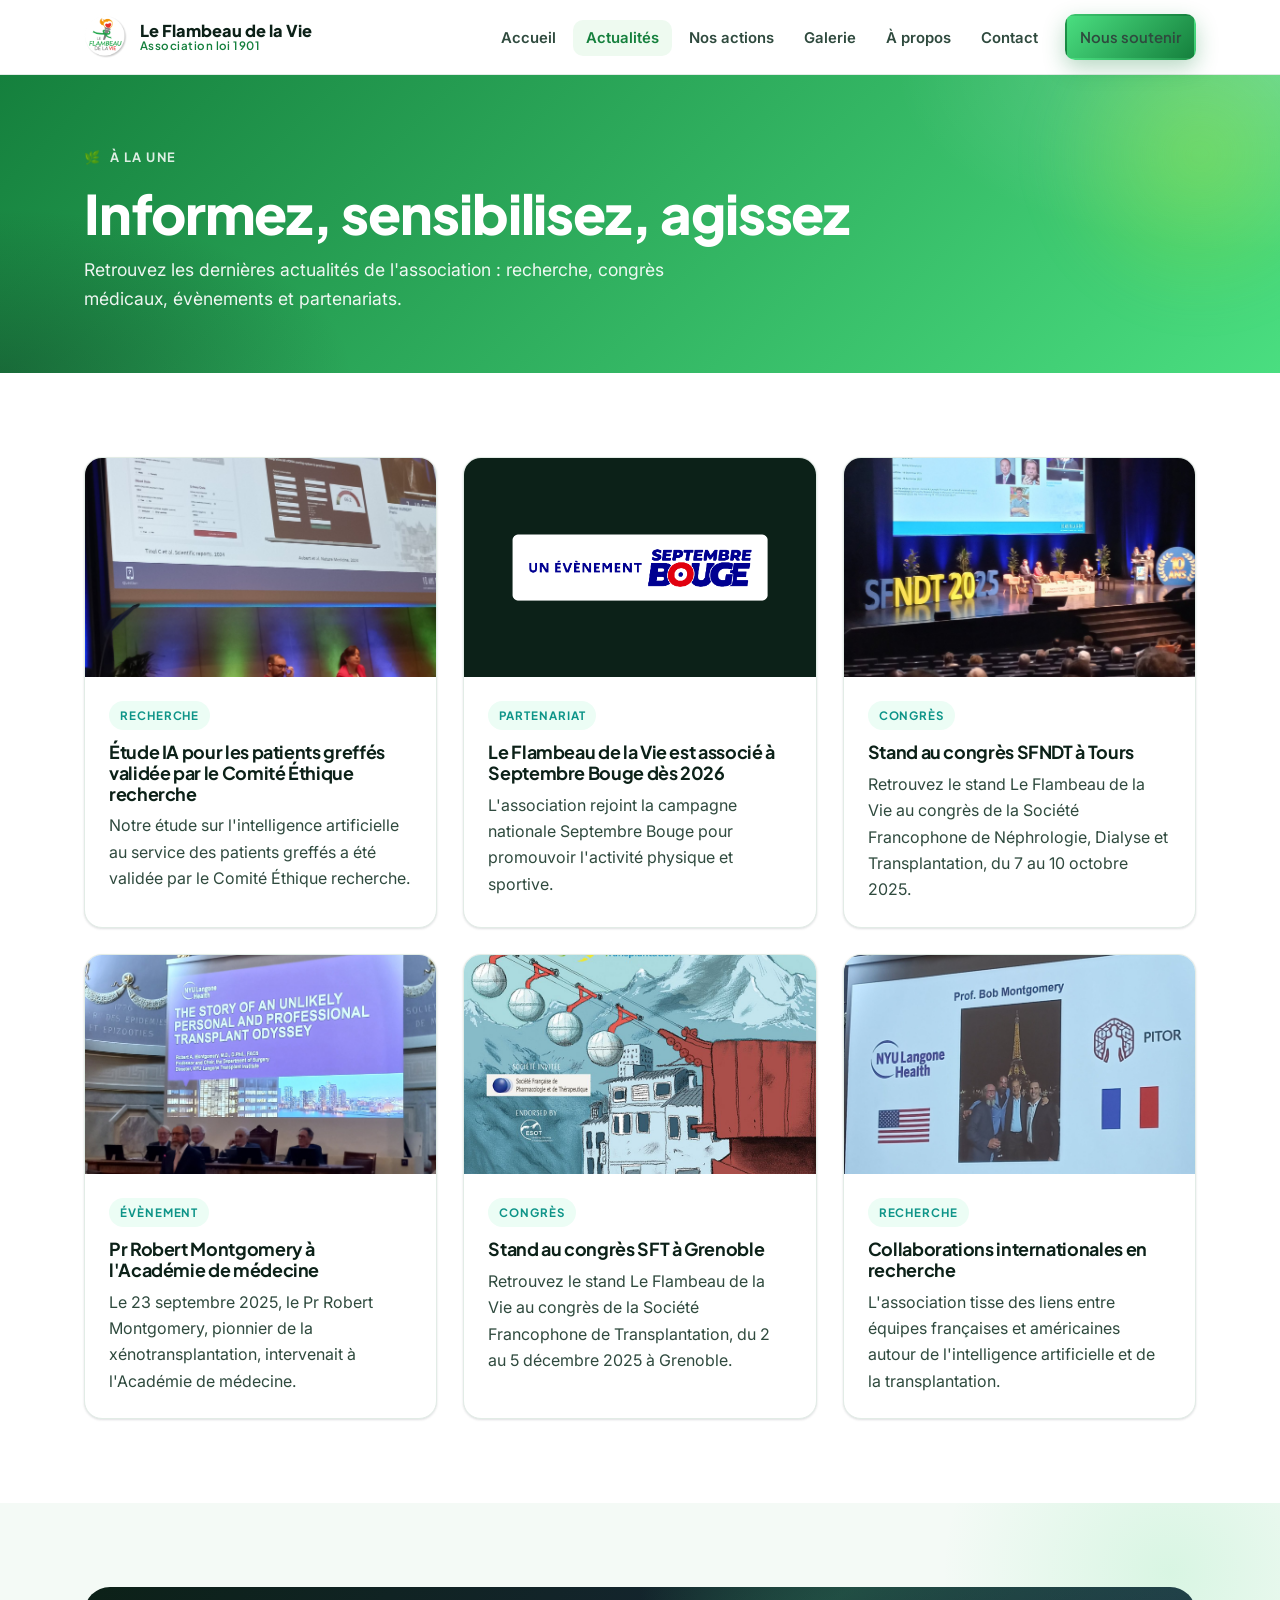
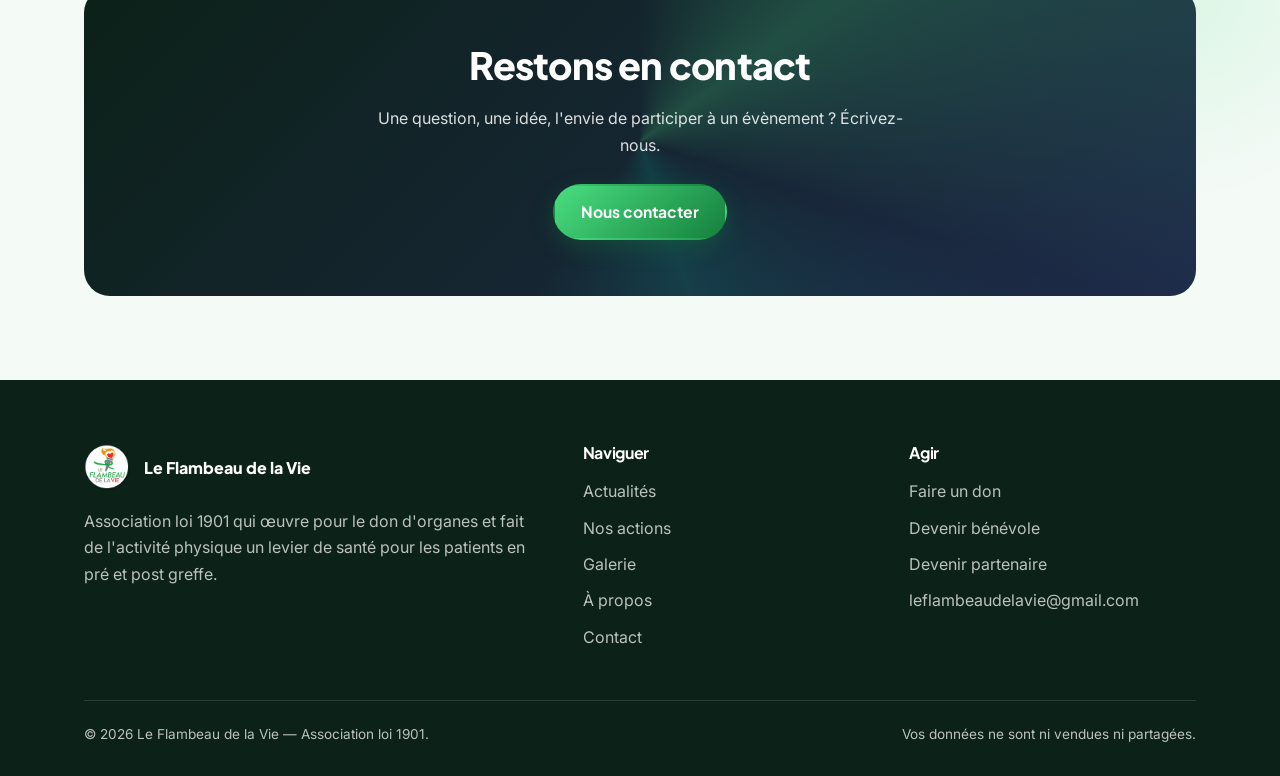
<file: actualites.html>
<!DOCTYPE html>
<html lang="fr">
<head>
<meta charset="UTF-8">
<meta name="viewport" content="width=device-width, initial-scale=1.0">
<title>À la une — Le Flambeau de la Vie</title>
<meta name="description" content="Actualités de l'association Le Flambeau de la Vie : congrès, recherche, évènements et partenariats.">
<link rel="preconnect" href="https://fonts.googleapis.com">
<link rel="preconnect" href="https://fonts.gstatic.com" crossorigin>
<link href="https://fonts.googleapis.com/css2?family=Inter:wght@400;500;600;700&family=Plus+Jakarta+Sans:wght@600;700;800&display=swap" rel="stylesheet">
<link rel="stylesheet" href="assets/css/style.css">
<link rel="icon" href="assets/images/logo_Le_flambeau_de_la_vie_cercle.png">
</head>
<body>

<header class="site-header">
  <nav class="nav container">
    <a class="brand" href="index.html">
      <img src="assets/images/logo_Le_flambeau_de_la_vie_cercle.png" alt="Logo Le Flambeau de la Vie">
      <span>Le Flambeau de la Vie<small>Association loi 1901</small></span>
    </a>
    <button class="nav-toggle" aria-label="Menu"><span></span><span></span><span></span></button>
    <ul class="nav-links">
      <li><a href="index.html">Accueil</a></li>
      <li><a href="actualites.html" class="active">Actualités</a></li>
      <li><a href="actions.html">Nos actions</a></li>
      <li><a href="galerie.html">Galerie</a></li>
      <li><a href="a-propos.html">À propos</a></li>
      <li><a href="contact.html">Contact</a></li>
      <li class="nav-cta"><a class="btn btn--primary" href="nous-soutenir.html">Nous soutenir</a></li>
    </ul>
  </nav>
</header>

<section class="banner">
  <div class="container">
    <span class="eyebrow">À la une</span>
    <h1>Informez, sensibilisez, agissez</h1>
    <p>Retrouvez les dernières actualités de l'association : recherche, congrès médicaux, évènements et partenariats.</p>
  </div>
</section>

<section class="section">
  <div class="container">
    <div class="grid grid-3 reveal">

      <article class="card news-card">
        <img src="assets/images/IA_SFNDT.jpg" alt="Étude IA pour les patients greffés">
        <div class="body">
          <span class="tag">Recherche</span>
          <h3>Étude IA pour les patients greffés validée par le Comité Éthique recherche</h3>
          <p>Notre étude sur l'intelligence artificielle au service des patients greffés a été validée par le Comité Éthique recherche.</p>
        </div>
      </article>

      <article class="card news-card">
        <img src="assets/images/SIG_SEPTEMBRE_BOUGE_ENDOSSEMENT_BLANC_RVB.png" alt="Septembre Bouge" style="object-fit:contain;background:var(--ink-900);padding:24px;">
        <div class="body">
          <span class="tag">Partenariat</span>
          <h3>Le Flambeau de la Vie est associé à Septembre Bouge dès 2026</h3>
          <p>L'association rejoint la campagne nationale Septembre Bouge pour promouvoir l'activité physique et sportive.</p>
        </div>
      </article>

      <article class="card news-card">
        <img src="assets/images/SFNDT_2025.jpg" alt="Congrès SFNDT à Tours">
        <div class="body">
          <span class="tag">Congrès</span>
          <h3>Stand au congrès SFNDT à Tours</h3>
          <p>Retrouvez le stand Le Flambeau de la Vie au congrès de la Société Francophone de Néphrologie, Dialyse et Transplantation, du 7 au 10 octobre 2025.</p>
        </div>
      </article>

      <article class="card news-card">
        <img src="assets/images/Bob_introduction.jpg" alt="Pr Robert Montgomery à l'Académie de médecine">
        <div class="body">
          <span class="tag">Évènement</span>
          <h3>Pr Robert Montgomery à l'Académie de médecine</h3>
          <p>Le 23 septembre 2025, le Pr Robert Montgomery, pionnier de la xénotransplantation, intervenait à l'Académie de médecine.</p>
        </div>
      </article>

      <article class="card news-card">
        <img src="assets/images/Affiche_SFT_2025.jpg" alt="Congrès SFT à Grenoble">
        <div class="body">
          <span class="tag">Congrès</span>
          <h3>Stand au congrès SFT à Grenoble</h3>
          <p>Retrouvez le stand Le Flambeau de la Vie au congrès de la Société Francophone de Transplantation, du 2 au 5 décembre 2025 à Grenoble.</p>
        </div>
      </article>

      <article class="card news-card">
        <img src="assets/images/US_-_FR_et_Alexandre_Loupy.jpg" alt="Collaboration internationale">
        <div class="body">
          <span class="tag">Recherche</span>
          <h3>Collaborations internationales en recherche</h3>
          <p>L'association tisse des liens entre équipes françaises et américaines autour de l'intelligence artificielle et de la transplantation.</p>
        </div>
      </article>

    </div>
  </div>
</section>

<section class="section section--soft">
  <div class="container">
    <div class="cta-band reveal">
      <h2>Restons en contact</h2>
      <p>Une question, une idée, l'envie de participer à un évènement ? Écrivez-nous.</p>
      <div class="hero__actions"><a class="btn btn--primary" href="contact.html">Nous contacter</a></div>
    </div>
  </div>
</section>

<footer class="site-footer">
  <div class="container">
    <div class="footer-grid">
      <div>
        <div class="footer-brand">
          <img src="assets/images/logo_Le_flambeau_de_la_vie_cercle.png" alt="Logo">
          <span>Le Flambeau de la Vie</span>
        </div>
        <p>Association loi 1901 qui œuvre pour le don d'organes et fait de l'activité physique un levier de santé pour les patients en pré et post greffe.</p>
      </div>
      <div>
        <h4>Naviguer</h4>
        <ul class="footer-links">
          <li><a href="actualites.html">Actualités</a></li>
          <li><a href="actions.html">Nos actions</a></li>
          <li><a href="galerie.html">Galerie</a></li>
          <li><a href="a-propos.html">À propos</a></li>
          <li><a href="contact.html">Contact</a></li>
        </ul>
      </div>
      <div>
        <h4>Agir</h4>
        <ul class="footer-links">
          <li><a href="nous-soutenir.html">Faire un don</a></li>
          <li><a href="nous-soutenir.html">Devenir bénévole</a></li>
          <li><a href="nous-soutenir.html">Devenir partenaire</a></li>
          <li><a href="mailto:leflambeaudelavie@gmail.com">leflambeaudelavie@gmail.com</a></li>
        </ul>
      </div>
    </div>
    <div class="footer-bottom">
      <span>© 2026 Le Flambeau de la Vie — Association loi 1901.</span>
      <span>Vos données ne sont ni vendues ni partagées.</span>
    </div>
  </div>
</footer>

<script src="assets/js/main.js"></script>
</body>
</html>
</file>
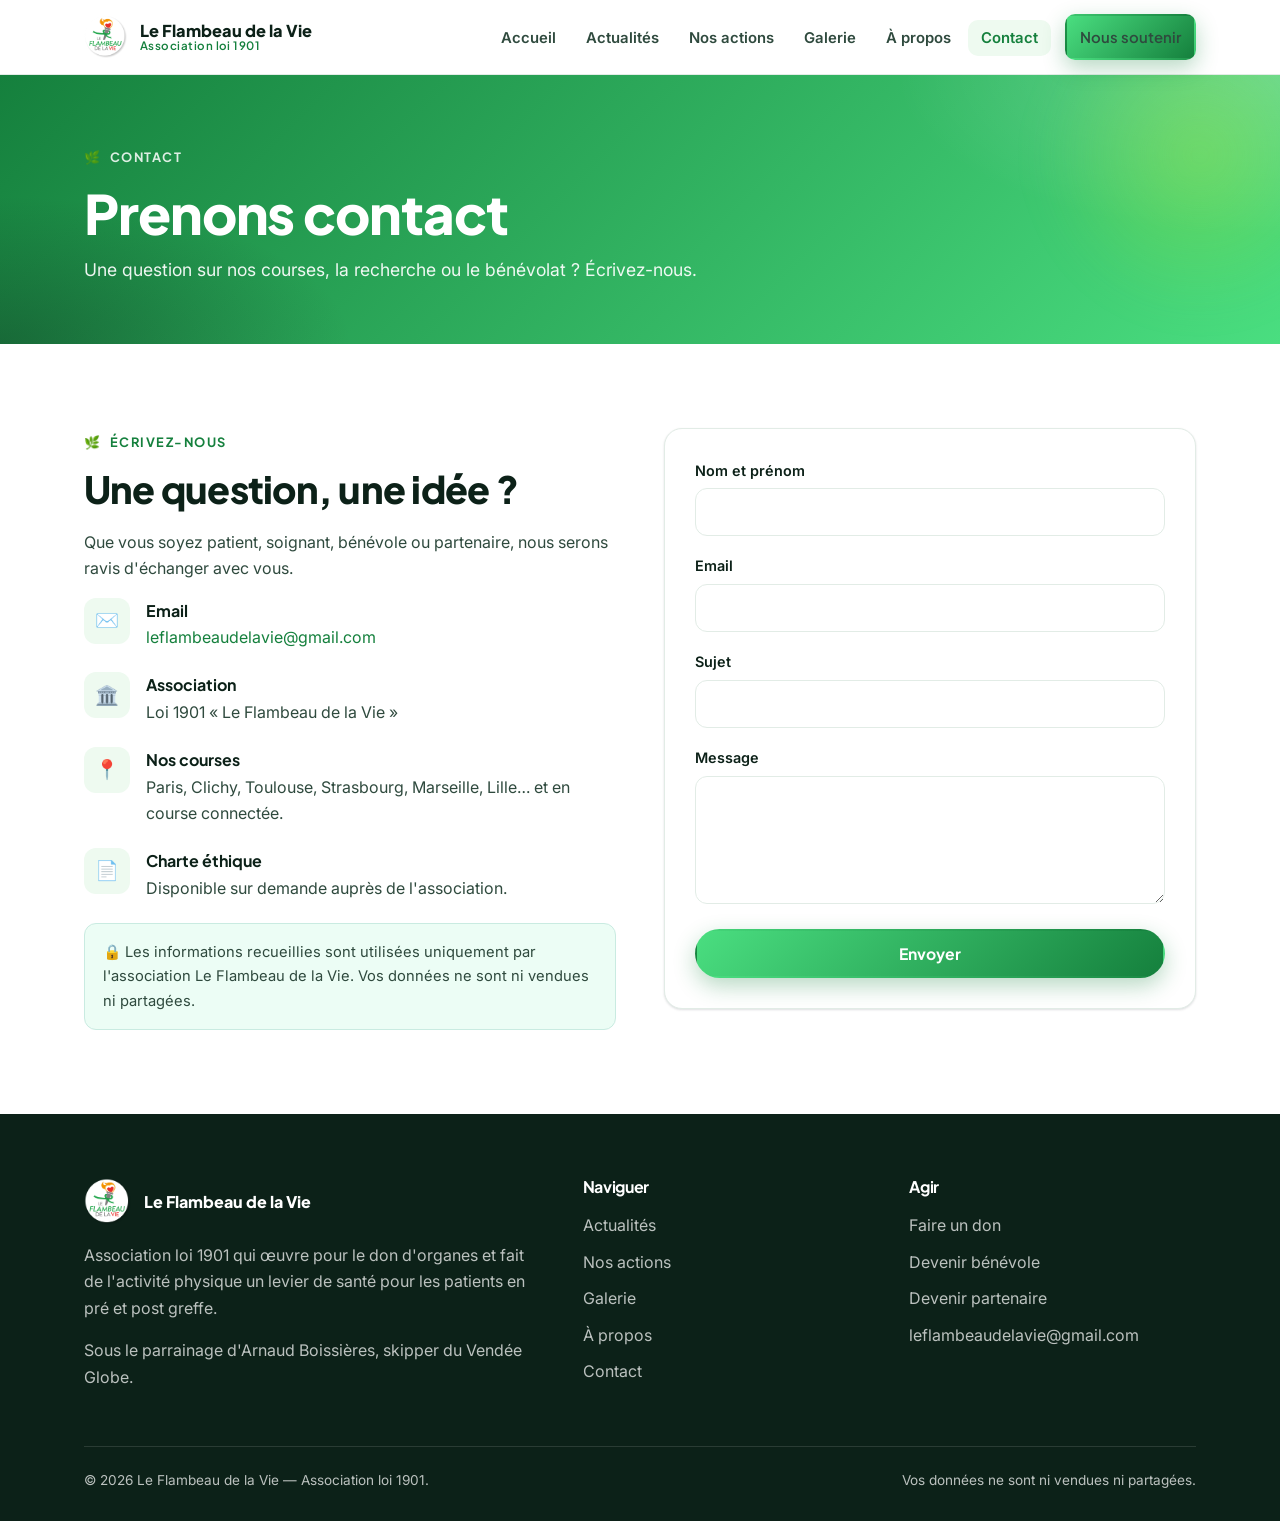
<file: contact.html>
<!DOCTYPE html>
<html lang="fr">
<head>
<meta charset="UTF-8">
<meta name="viewport" content="width=device-width, initial-scale=1.0">
<title>Contact — Le Flambeau de la Vie</title>
<meta name="description" content="Contactez l'association Le Flambeau de la Vie : leflambeaudelavie@gmail.com.">
<link rel="preconnect" href="https://fonts.googleapis.com">
<link rel="preconnect" href="https://fonts.gstatic.com" crossorigin>
<link href="https://fonts.googleapis.com/css2?family=Inter:wght@400;500;600;700&family=Plus+Jakarta+Sans:wght@600;700;800&display=swap" rel="stylesheet">
<link rel="stylesheet" href="assets/css/style.css">
<link rel="icon" href="assets/images/logo_Le_flambeau_de_la_vie_cercle.png">
</head>
<body>
<header class="site-header">
  <nav class="nav container">
    <a class="brand" href="index.html">
      <img src="assets/images/logo_Le_flambeau_de_la_vie_cercle.png" alt="Logo Le Flambeau de la Vie">
      <span>Le Flambeau de la Vie<small>Association loi 1901</small></span>
    </a>
    <button class="nav-toggle" aria-label="Menu"><span></span><span></span><span></span></button>
    <ul class="nav-links">
      <li><a href="index.html">Accueil</a></li>
      <li><a href="actualites.html">Actualités</a></li>
      <li><a href="actions.html">Nos actions</a></li>
      <li><a href="galerie.html">Galerie</a></li>
      <li><a href="a-propos.html">À propos</a></li>
      <li><a href="contact.html" class="active">Contact</a></li>
      <li class="nav-cta"><a class="btn btn--primary" href="nous-soutenir.html">Nous soutenir</a></li>
    </ul>
  </nav>
</header>
<section class="banner">
  <div class="container">
    <span class="eyebrow">Contact</span>
    <h1>Prenons contact</h1>
    <p>Une question sur nos courses, la recherche ou le bénévolat ? Écrivez-nous.</p>
  </div>
</section>
<section class="section">
  <div class="container contact-grid reveal">
    <div>
      <span class="eyebrow">Écrivez-nous</span>
      <h2>Une question, une idée&nbsp;?</h2>
      <p>Que vous soyez patient, soignant, bénévole ou partenaire, nous serons ravis d'échanger avec vous.</p>

      <div class="info-item">
        <div class="ic">✉️</div>
        <div><b>Email</b><a href="mailto:leflambeaudelavie@gmail.com">leflambeaudelavie@gmail.com</a></div>
      </div>
      <div class="info-item">
        <div class="ic">🏛️</div>
        <div><b>Association</b>Loi 1901 « Le Flambeau de la Vie »</div>
      </div>
      <div class="info-item">
        <div class="ic">📍</div>
        <div><b>Nos courses</b>Paris, Clichy, Toulouse, Strasbourg, Marseille, Lille… et en course connectée.</div>
      </div>
      <div class="info-item">
        <div class="ic">📄</div>
        <div><b>Charte éthique</b>Disponible sur demande auprès de l'association.</div>
      </div>

      <div class="notice">🔒 Les informations recueillies sont utilisées uniquement par l'association Le Flambeau de la Vie. Vos données ne sont ni vendues ni partagées.</div>
    </div>

    <div>
      <form class="card" onsubmit="event.preventDefault(); this.querySelector('.form-ok').style.display='block';">
        <div class="field">
          <label for="name">Nom et prénom</label>
          <input id="name" name="name" type="text" required>
        </div>
        <div class="field">
          <label for="email">Email</label>
          <input id="email" name="email" type="email" required>
        </div>
        <div class="field">
          <label for="subject">Sujet</label>
          <input id="subject" name="subject" type="text">
        </div>
        <div class="field">
          <label for="message">Message</label>
          <textarea id="message" name="message" rows="5" required></textarea>
        </div>
        <button class="btn btn--primary" type="submit" style="width:100%;justify-content:center;">Envoyer</button>
        <p class="form-ok notice" style="display:none;margin-top:16px;">Merci ! Votre message a bien été pris en compte. Vous pouvez aussi nous écrire directement à leflambeaudelavie@gmail.com.</p>
      </form>
    </div>
  </div>
</section>
<footer class="site-footer">
  <div class="container">
    <div class="footer-grid">
      <div>
        <div class="footer-brand">
          <img src="assets/images/logo_Le_flambeau_de_la_vie_cercle.png" alt="Logo">
          <span>Le Flambeau de la Vie</span>
        </div>
        <p>Association loi 1901 qui œuvre pour le don d'organes et fait de l'activité physique un levier de santé pour les patients en pré et post greffe.</p>
        <p>Sous le parrainage d'Arnaud Boissières, skipper du Vendée Globe.</p>
      </div>
      <div>
        <h4>Naviguer</h4>
        <ul class="footer-links">
          <li><a href="actualites.html">Actualités</a></li>
          <li><a href="actions.html">Nos actions</a></li>
          <li><a href="galerie.html">Galerie</a></li>
          <li><a href="a-propos.html">À propos</a></li>
          <li><a href="contact.html">Contact</a></li>
        </ul>
      </div>
      <div>
        <h4>Agir</h4>
        <ul class="footer-links">
          <li><a href="nous-soutenir.html">Faire un don</a></li>
          <li><a href="nous-soutenir.html">Devenir bénévole</a></li>
          <li><a href="nous-soutenir.html">Devenir partenaire</a></li>
          <li><a href="mailto:leflambeaudelavie@gmail.com">leflambeaudelavie@gmail.com</a></li>
        </ul>
      </div>
    </div>
    <div class="footer-bottom">
      <span>© 2026 Le Flambeau de la Vie — Association loi 1901.</span>
      <span>Vos données ne sont ni vendues ni partagées.</span>
    </div>
  </div>
</footer>

<script src="assets/js/main.js"></script>
</body>
</html>
</file>
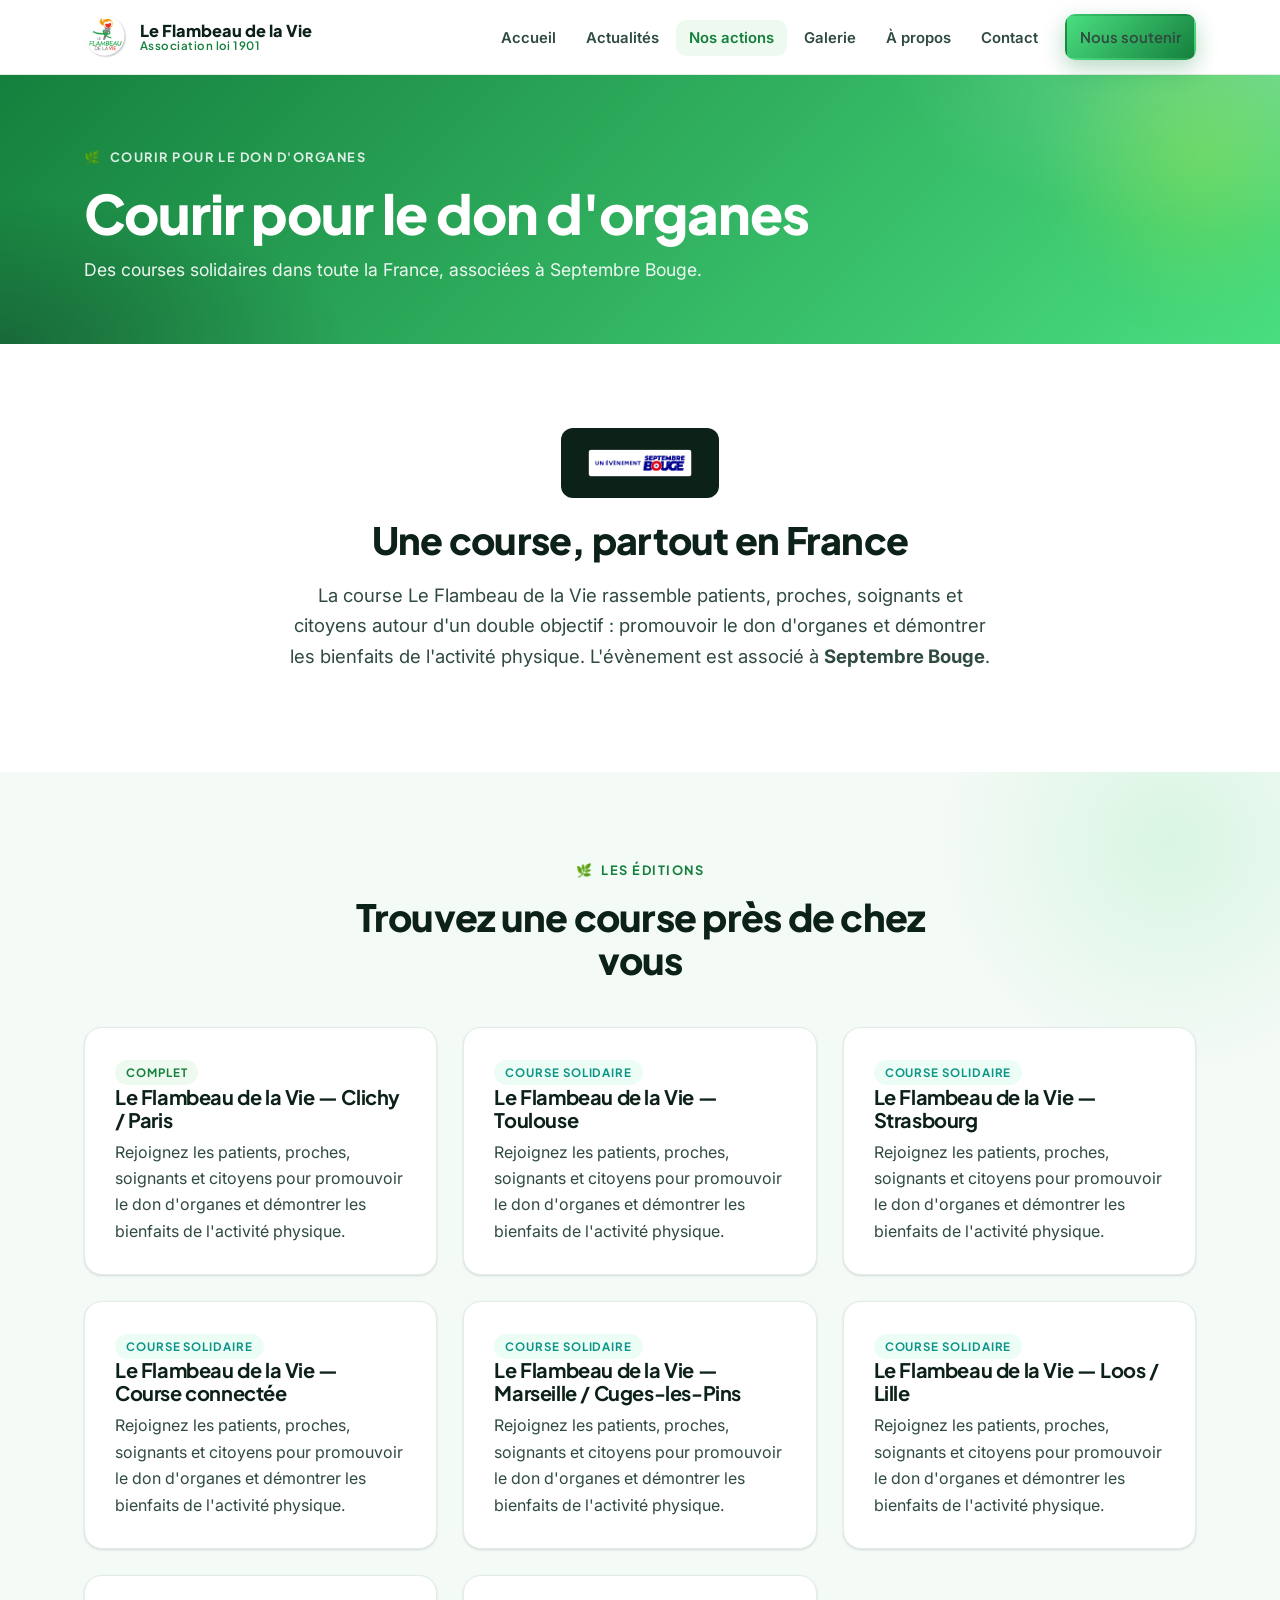
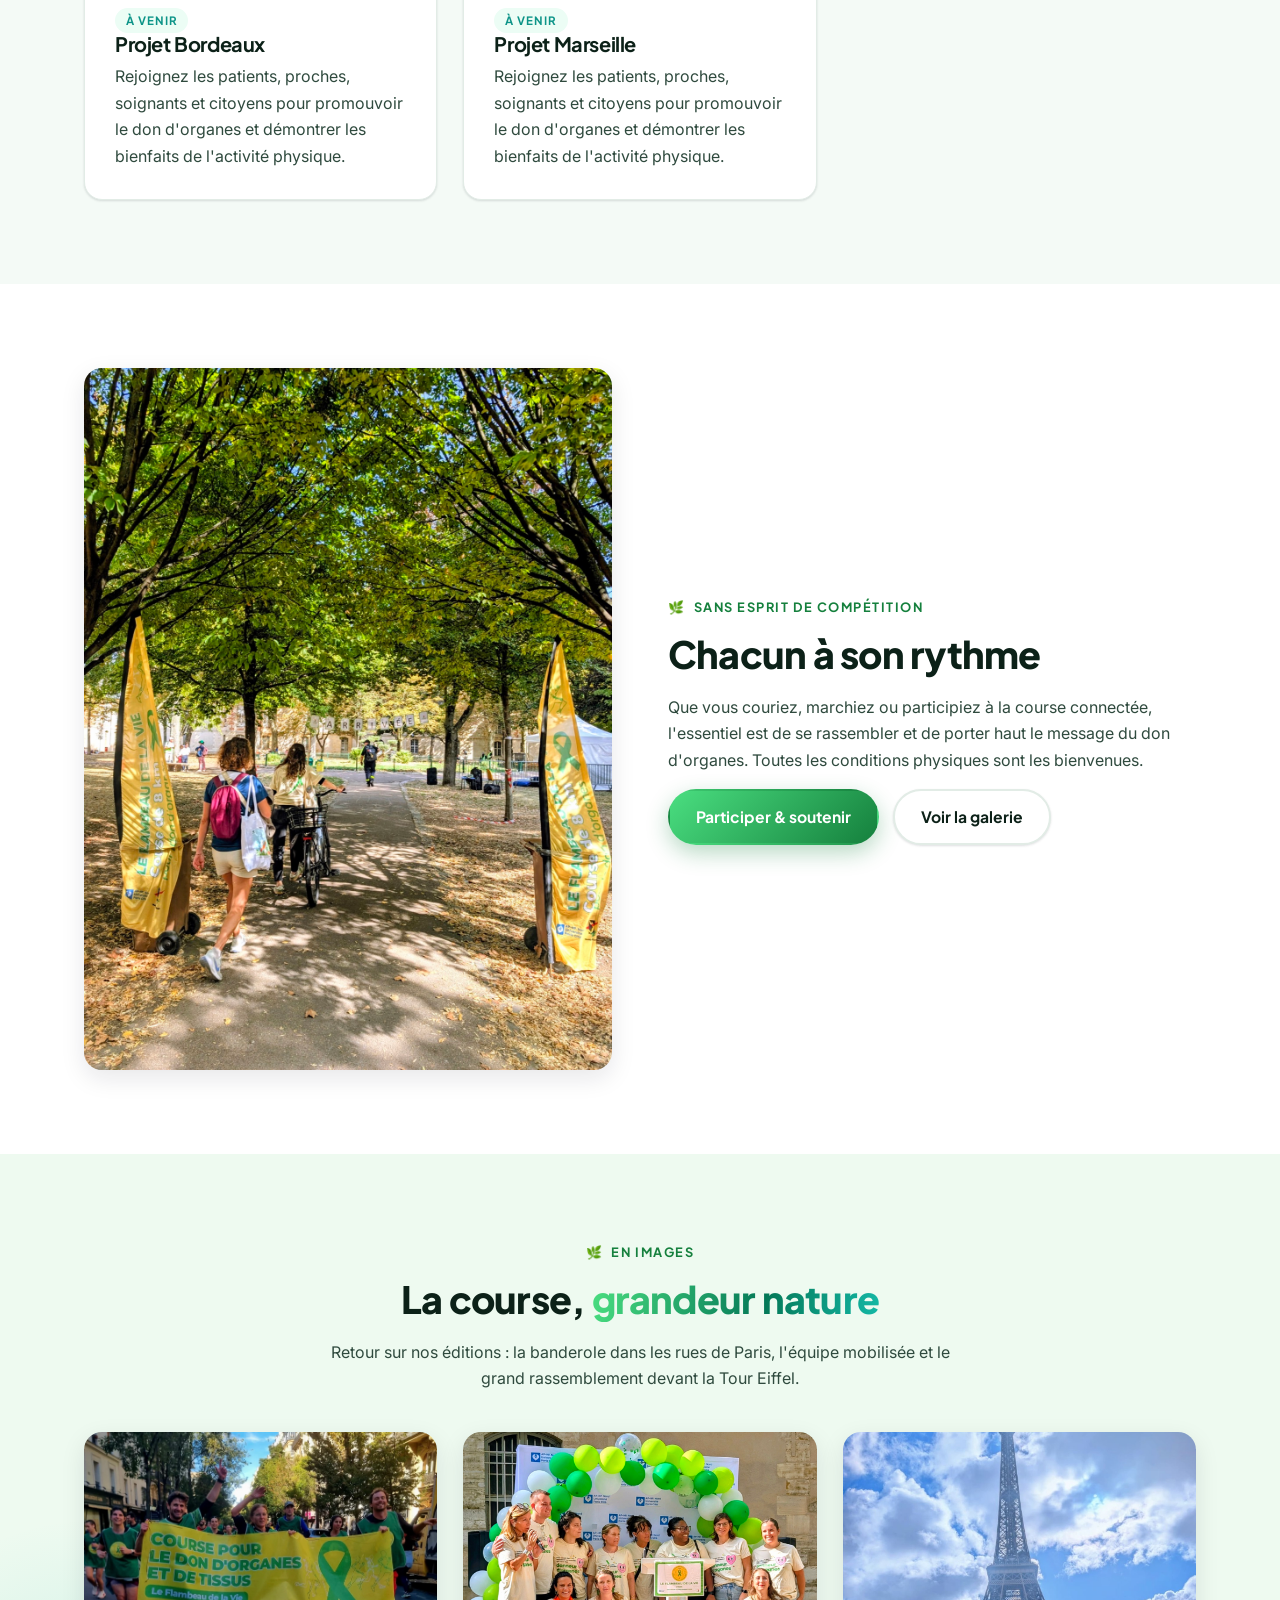
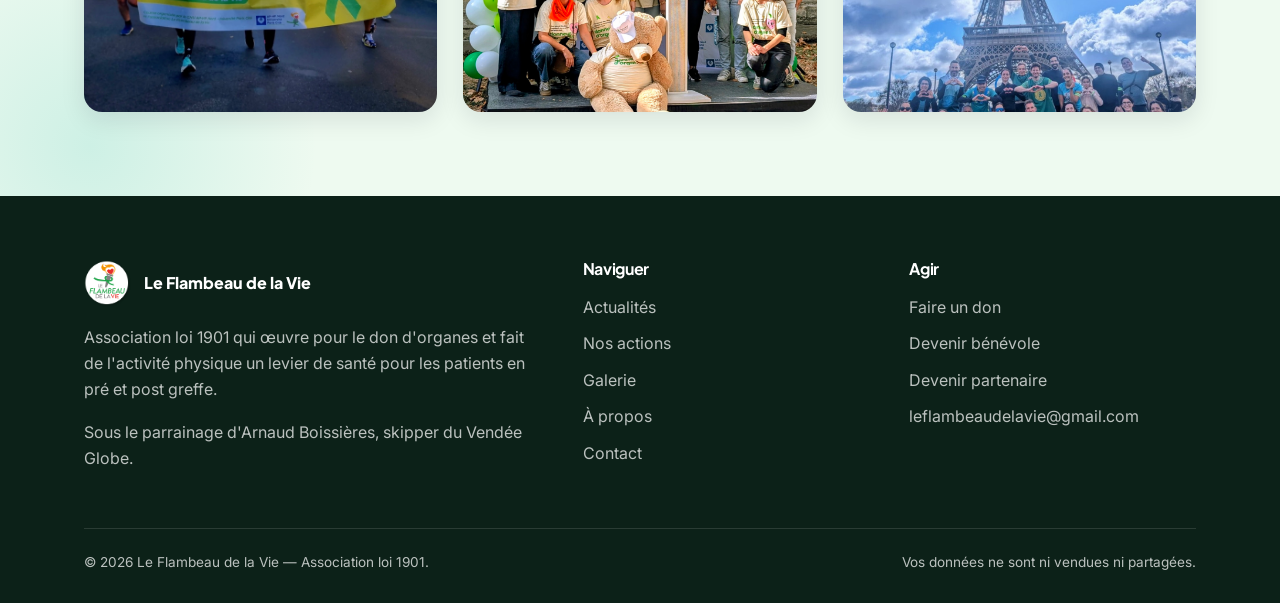
<file: courir.html>
<!DOCTYPE html>
<html lang="fr">
<head>
<meta charset="UTF-8">
<meta name="viewport" content="width=device-width, initial-scale=1.0">
<title>Courir pour le don d'organes — Le Flambeau de la Vie</title>
<meta name="description" content="Les courses solidaires Le Flambeau de la Vie partout en France pour promouvoir le don d'organes.">
<link rel="preconnect" href="https://fonts.googleapis.com">
<link rel="preconnect" href="https://fonts.gstatic.com" crossorigin>
<link href="https://fonts.googleapis.com/css2?family=Inter:wght@400;500;600;700&family=Plus+Jakarta+Sans:wght@600;700;800&display=swap" rel="stylesheet">
<link rel="stylesheet" href="assets/css/style.css">
<link rel="icon" href="assets/images/logo_Le_flambeau_de_la_vie_cercle.png">
</head>
<body>
<header class="site-header">
  <nav class="nav container">
    <a class="brand" href="index.html">
      <img src="assets/images/logo_Le_flambeau_de_la_vie_cercle.png" alt="Logo Le Flambeau de la Vie">
      <span>Le Flambeau de la Vie<small>Association loi 1901</small></span>
    </a>
    <button class="nav-toggle" aria-label="Menu"><span></span><span></span><span></span></button>
    <ul class="nav-links">
      <li><a href="index.html">Accueil</a></li>
      <li><a href="actualites.html">Actualités</a></li>
      <li><a href="actions.html" class="active">Nos actions</a></li>
      <li><a href="galerie.html">Galerie</a></li>
      <li><a href="a-propos.html">À propos</a></li>
      <li><a href="contact.html">Contact</a></li>
      <li class="nav-cta"><a class="btn btn--primary" href="nous-soutenir.html">Nous soutenir</a></li>
    </ul>
  </nav>
</header>
<section class="banner">
  <div class="container">
    <span class="eyebrow">Courir pour le don d'organes</span>
    <h1>Courir pour le don d'organes</h1>
    <p>Des courses solidaires dans toute la France, associées à Septembre Bouge.</p>
  </div>
</section>
<section class="section">
  <div class="container narrow center reveal">
    <img src="assets/images/SIG_SEPTEMBRE_BOUGE_ENDOSSEMENT_BLANC_RVB.png" alt="Septembre Bouge" style="height:70px;width:auto;margin:0 auto 20px;background:var(--ink-900);padding:12px 18px;border-radius:12px;">
    <h2>Une course, partout en France</h2>
    <p class="lead">La course Le Flambeau de la Vie rassemble patients, proches, soignants et citoyens autour d'un double objectif : promouvoir le don d'organes et démontrer les bienfaits de l'activité physique. L'évènement est associé à <strong>Septembre Bouge</strong>.</p>
  </div>
</section>

<section class="section section--soft">
  <div class="container">
    <div class="center reveal" style="max-width:640px;margin:0 auto 46px;">
      <span class="eyebrow">Les éditions</span>
      <h2>Trouvez une course près de chez vous</h2>
    </div>
    <div class="grid grid-3 reveal">
      <article class="card">
        <span class="tag" style="color:var(--flame-600);background:var(--bg-warm);">Complet</span>
        <h3>Le Flambeau de la Vie — Clichy / Paris</h3>
        <p>Rejoignez les patients, proches, soignants et citoyens pour promouvoir le don d'organes et démontrer les bienfaits de l'activité physique.</p>
      </article>
      <article class="card">
        <span class="tag">Course solidaire</span>
        <h3>Le Flambeau de la Vie — Toulouse</h3>
        <p>Rejoignez les patients, proches, soignants et citoyens pour promouvoir le don d'organes et démontrer les bienfaits de l'activité physique.</p>
      </article>
      <article class="card">
        <span class="tag">Course solidaire</span>
        <h3>Le Flambeau de la Vie — Strasbourg</h3>
        <p>Rejoignez les patients, proches, soignants et citoyens pour promouvoir le don d'organes et démontrer les bienfaits de l'activité physique.</p>
      </article>
      <article class="card">
        <span class="tag">Course solidaire</span>
        <h3>Le Flambeau de la Vie — Course connectée</h3>
        <p>Rejoignez les patients, proches, soignants et citoyens pour promouvoir le don d'organes et démontrer les bienfaits de l'activité physique.</p>
      </article>
      <article class="card">
        <span class="tag">Course solidaire</span>
        <h3>Le Flambeau de la Vie — Marseille / Cuges-les-Pins</h3>
        <p>Rejoignez les patients, proches, soignants et citoyens pour promouvoir le don d'organes et démontrer les bienfaits de l'activité physique.</p>
      </article>
      <article class="card">
        <span class="tag">Course solidaire</span>
        <h3>Le Flambeau de la Vie — Loos / Lille</h3>
        <p>Rejoignez les patients, proches, soignants et citoyens pour promouvoir le don d'organes et démontrer les bienfaits de l'activité physique.</p>
      </article>
      <article class="card">
        <span class="tag">À venir</span>
        <h3>Projet Bordeaux</h3>
        <p>Rejoignez les patients, proches, soignants et citoyens pour promouvoir le don d'organes et démontrer les bienfaits de l'activité physique.</p>
      </article>
      <article class="card">
        <span class="tag">À venir</span>
        <h3>Projet Marseille</h3>
        <p>Rejoignez les patients, proches, soignants et citoyens pour promouvoir le don d'organes et démontrer les bienfaits de l'activité physique.</p>
      </article>
    </div>
  </div>
</section>

<section class="section">
  <div class="container split reveal">
    <div class="split__media"><img src="assets/images/runs/parc-banderoles.jpg" alt="Allée bordée des banderoles Le Flambeau de la Vie"></div>
    <div>
      <span class="eyebrow">Sans esprit de compétition</span>
      <h2>Chacun à son rythme</h2>
      <p>Que vous couriez, marchiez ou participiez à la course connectée, l'essentiel est de se rassembler et de porter haut le message du don d'organes. Toutes les conditions physiques sont les bienvenues.</p>
      <div class="hero__actions" style="margin-top:14px;">
        <a class="btn btn--primary" href="nous-soutenir.html">Participer &amp; soutenir</a>
        <a class="btn btn--ghost" href="galerie.html">Voir la galerie</a>
      </div>
    </div>
  </div>
</section>

<section class="section section--warm">
  <div class="container">
    <div class="center reveal" style="max-width:640px;margin:0 auto 40px;">
      <span class="eyebrow">En images</span>
      <h2>La course, <span class="grad-text">grandeur nature</span></h2>
      <p>Retour sur nos éditions : la banderole dans les rues de Paris, l'équipe mobilisée et le grand rassemblement devant la Tour Eiffel.</p>
    </div>
    <div class="grid grid-3 reveal">
      <img src="assets/images/runs/banderole-course.jpg" alt="Coureurs portant la banderole Course pour le don d'organes" loading="lazy" style="border-radius:var(--radius);box-shadow:var(--shadow-md);width:100%;height:280px;object-fit:cover;">
      <img src="assets/images/runs/equipe-ballons.jpg" alt="L'équipe de bénévoles avec les ballons verts" loading="lazy" style="border-radius:var(--radius);box-shadow:var(--shadow-md);width:100%;height:280px;object-fit:cover;">
      <img src="assets/images/runs/course-eiffel.jpg" alt="Le groupe de coureurs devant la Tour Eiffel" loading="lazy" style="border-radius:var(--radius);box-shadow:var(--shadow-md);width:100%;height:280px;object-fit:cover;object-position:center 40%;">
    </div>
  </div>
</section>
<footer class="site-footer">
  <div class="container">
    <div class="footer-grid">
      <div>
        <div class="footer-brand">
          <img src="assets/images/logo_Le_flambeau_de_la_vie_cercle.png" alt="Logo">
          <span>Le Flambeau de la Vie</span>
        </div>
        <p>Association loi 1901 qui œuvre pour le don d'organes et fait de l'activité physique un levier de santé pour les patients en pré et post greffe.</p>
        <p>Sous le parrainage d'Arnaud Boissières, skipper du Vendée Globe.</p>
      </div>
      <div>
        <h4>Naviguer</h4>
        <ul class="footer-links">
          <li><a href="actualites.html">Actualités</a></li>
          <li><a href="actions.html">Nos actions</a></li>
          <li><a href="galerie.html">Galerie</a></li>
          <li><a href="a-propos.html">À propos</a></li>
          <li><a href="contact.html">Contact</a></li>
        </ul>
      </div>
      <div>
        <h4>Agir</h4>
        <ul class="footer-links">
          <li><a href="nous-soutenir.html">Faire un don</a></li>
          <li><a href="nous-soutenir.html">Devenir bénévole</a></li>
          <li><a href="nous-soutenir.html">Devenir partenaire</a></li>
          <li><a href="mailto:leflambeaudelavie@gmail.com">leflambeaudelavie@gmail.com</a></li>
        </ul>
      </div>
    </div>
    <div class="footer-bottom">
      <span>© 2026 Le Flambeau de la Vie — Association loi 1901.</span>
      <span>Vos données ne sont ni vendues ni partagées.</span>
    </div>
  </div>
</footer>

<script src="assets/js/main.js"></script>
</body>
</html>
</file>
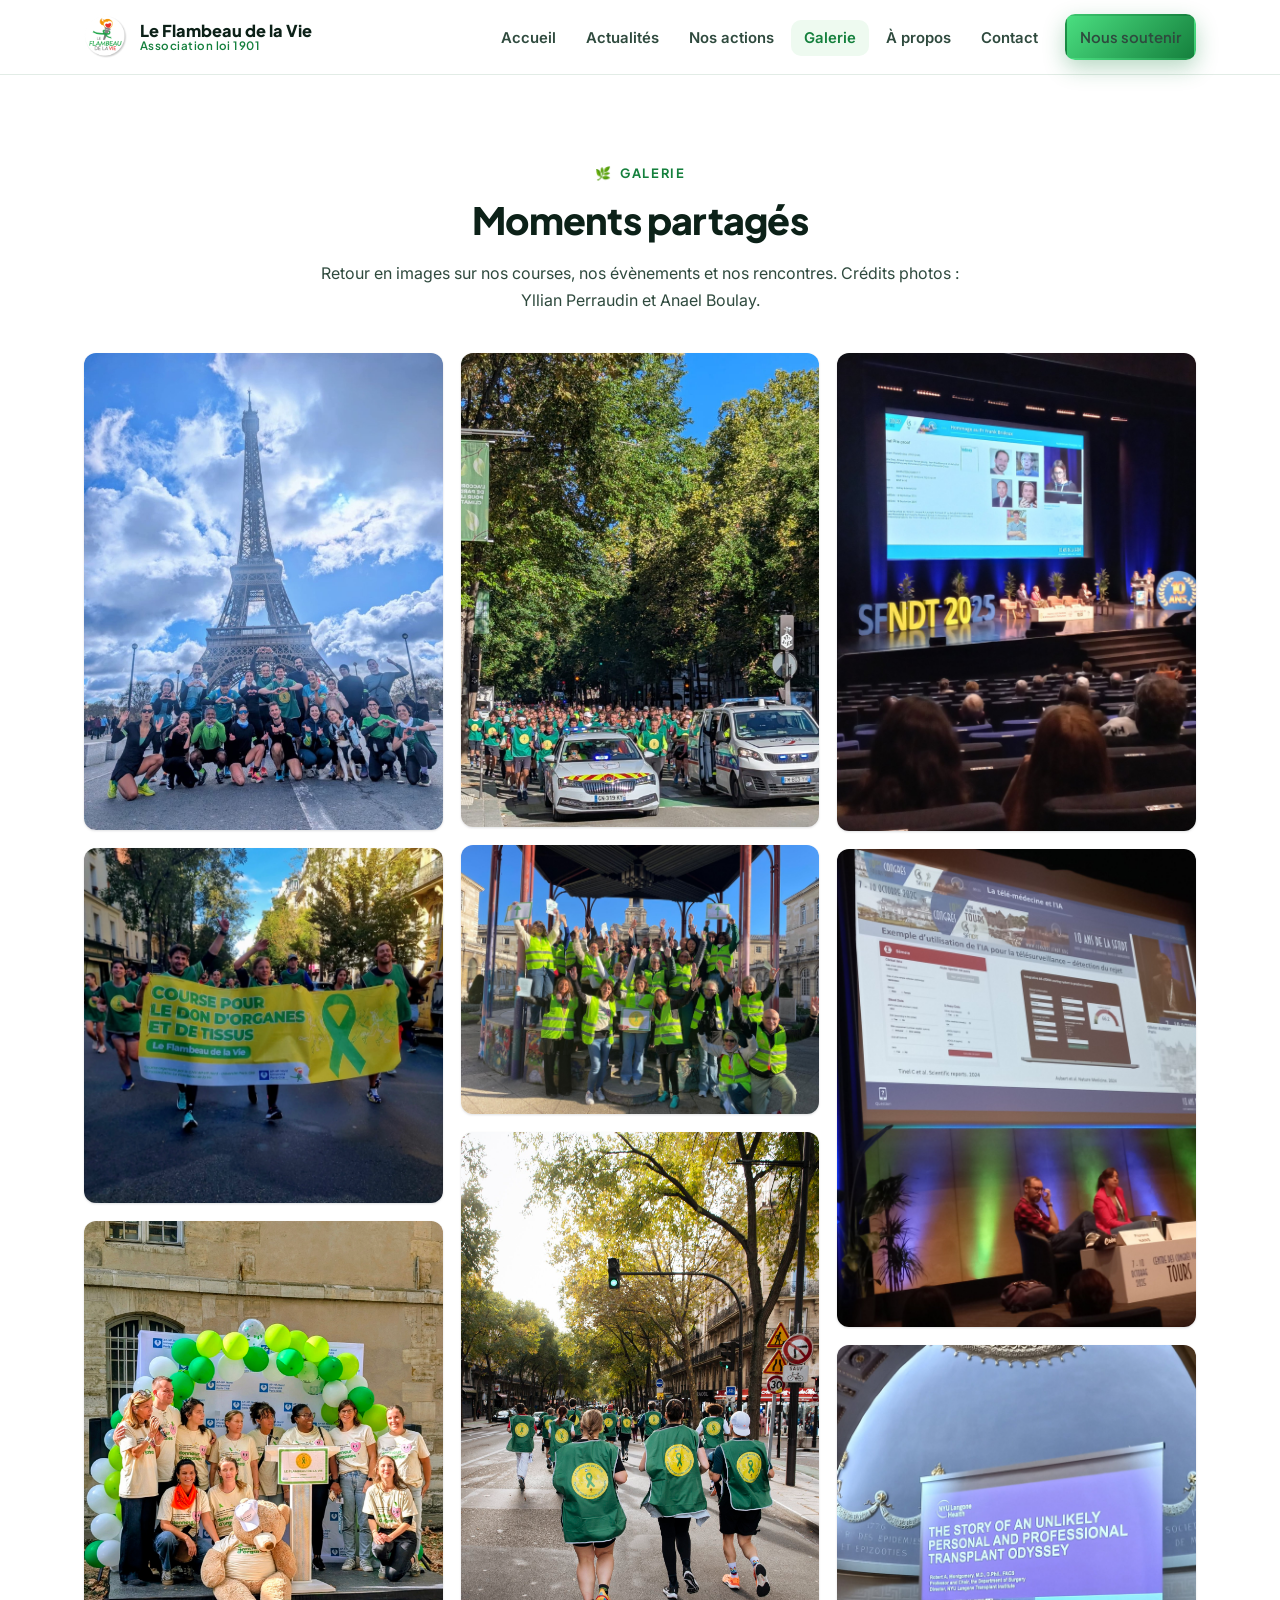
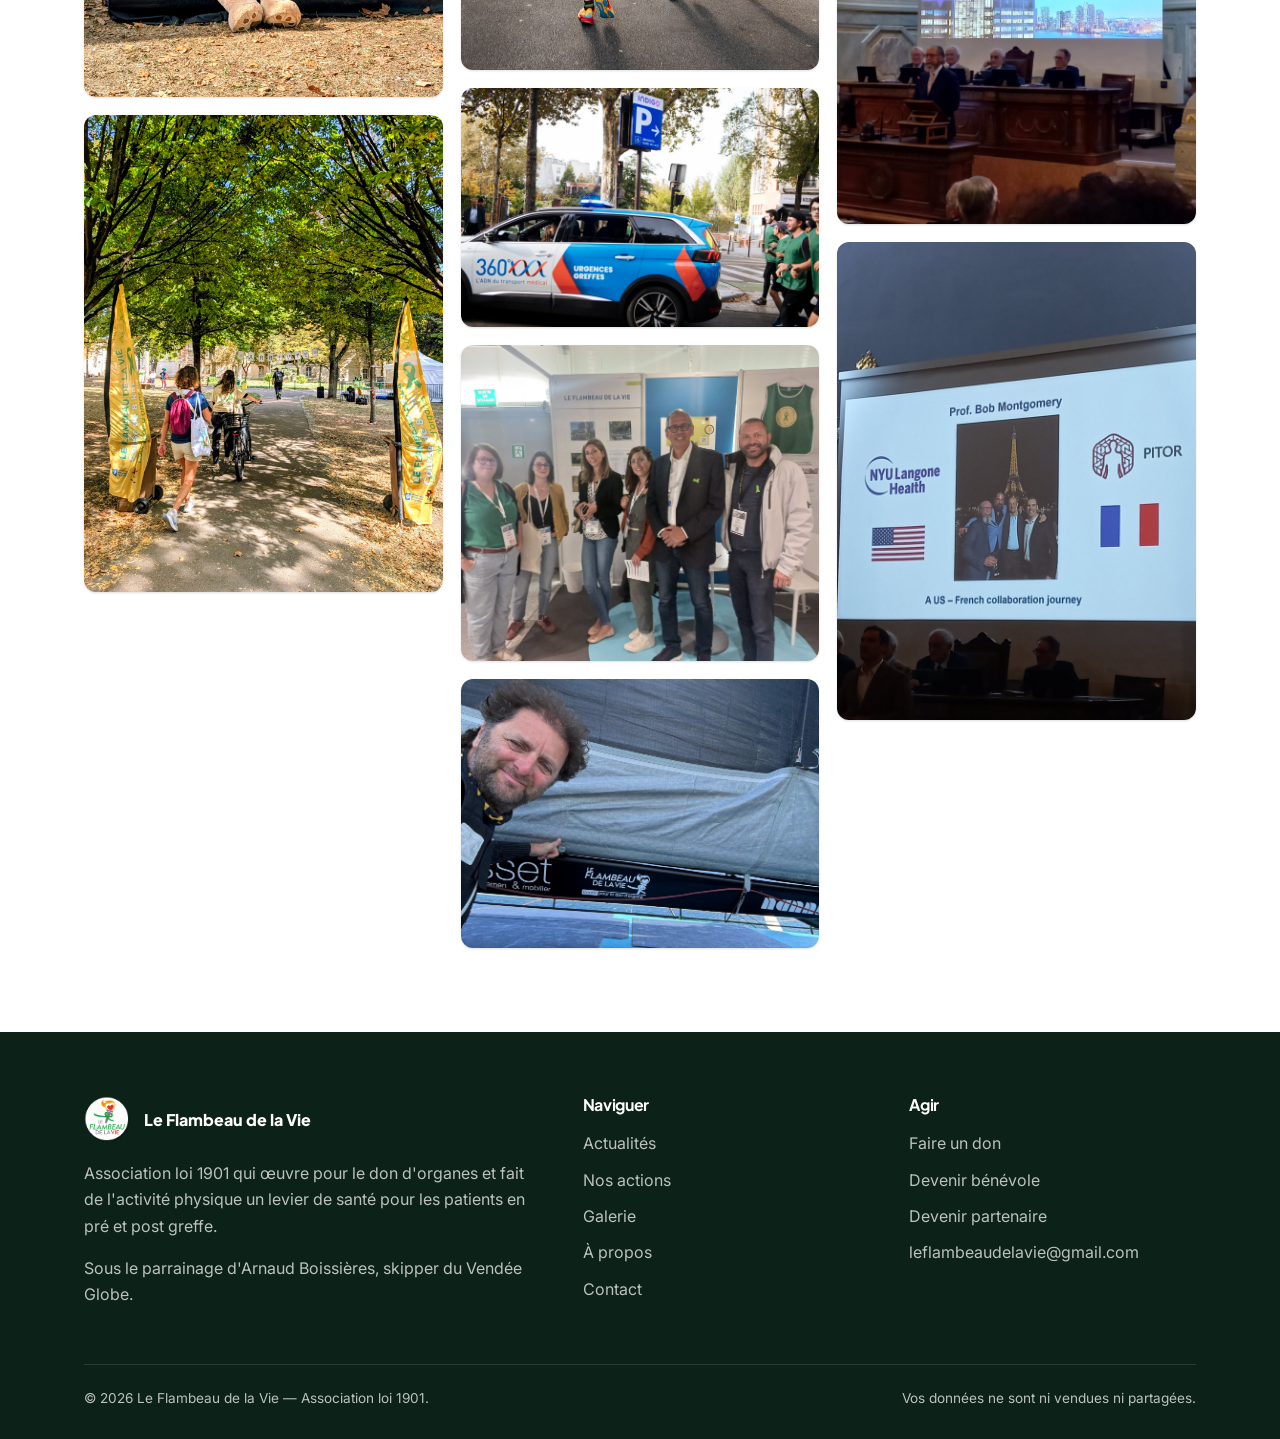
<file: galerie.html>
<!DOCTYPE html>
<html lang="fr">
<head>
<meta charset="UTF-8">
<meta name="viewport" content="width=device-width, initial-scale=1.0">
<title>Galerie — Le Flambeau de la Vie</title>
<meta name="description" content="Galerie photos des courses et évènements de l'association Le Flambeau de la Vie.">
<link rel="preconnect" href="https://fonts.googleapis.com">
<link rel="preconnect" href="https://fonts.gstatic.com" crossorigin>
<link href="https://fonts.googleapis.com/css2?family=Inter:wght@400;500;600;700&family=Plus+Jakarta+Sans:wght@600;700;800&display=swap" rel="stylesheet">
<link rel="stylesheet" href="assets/css/style.css">
<link rel="icon" href="assets/images/logo_Le_flambeau_de_la_vie_cercle.png">
</head>
<body>
<header class="site-header">
  <nav class="nav container">
    <a class="brand" href="index.html">
      <img src="assets/images/logo_Le_flambeau_de_la_vie_cercle.png" alt="Logo Le Flambeau de la Vie">
      <span>Le Flambeau de la Vie<small>Association loi 1901</small></span>
    </a>
    <button class="nav-toggle" aria-label="Menu"><span></span><span></span><span></span></button>
    <ul class="nav-links">
      <li><a href="index.html">Accueil</a></li>
      <li><a href="actualites.html">Actualités</a></li>
      <li><a href="actions.html">Nos actions</a></li>
      <li><a href="galerie.html" class="active">Galerie</a></li>
      <li><a href="a-propos.html">À propos</a></li>
      <li><a href="contact.html">Contact</a></li>
      <li class="nav-cta"><a class="btn btn--primary" href="nous-soutenir.html">Nous soutenir</a></li>
    </ul>
  </nav>
</header>
<section class="section">
  <div class="container">
    <div class="center reveal" style="max-width:640px;margin:0 auto 40px;">
      <span class="eyebrow">Galerie</span>
      <h2>Moments partagés</h2>
      <p>Retour en images sur nos courses, nos évènements et nos rencontres. Crédits photos : Yllian Perraudin et Anael Boulay.</p>
    </div>
    <div class="gallery reveal">
      <img src="assets/images/runs/course-eiffel.jpg" alt="Le groupe de coureurs devant la Tour Eiffel" loading="lazy">
      <img src="assets/images/runs/banderole-course.jpg" alt="Coureurs portant la banderole Course pour le don d'organes" loading="lazy">
      <img src="assets/images/runs/equipe-ballons.jpg" alt="L'équipe de bénévoles avec les ballons verts" loading="lazy">
      <img src="assets/images/runs/parc-banderoles.jpg" alt="Allée bordée des banderoles Le Flambeau de la Vie" loading="lazy">
      <img src="assets/images/Dans_la_rue.jpg" alt="La course dans la rue" loading="lazy">
      <img src="assets/images/Bnvoles.jpg" alt="Les bénévoles" loading="lazy">
      <img src="assets/images/sans_titre_36_sur_209.jpg" alt="Moment de la course" loading="lazy">
      <img src="assets/images/sans_titre_69_sur_209.jpg" alt="Sur le parcours" loading="lazy">
      <img src="assets/images/Photo_stand.jpg" alt="Le stand de l'association" loading="lazy">
      <img src="assets/images/En_mer_Vende_Arctique_avec_logo.jpg" alt="En mer — Vendée Arctique" loading="lazy">
      <img src="assets/images/SFNDT_2025.jpg" alt="Congrès SFNDT 2025" loading="lazy">
      <img src="assets/images/IA_SFNDT.jpg" alt="Présentation IA au SFNDT" loading="lazy">
      <img src="assets/images/Bob_introduction.jpg" alt="Pr Robert Montgomery" loading="lazy">
      <img src="assets/images/US_-_FR_et_Alexandre_Loupy.jpg" alt="Collaboration internationale" loading="lazy">
    </div>
  </div>
</section>
<footer class="site-footer">
  <div class="container">
    <div class="footer-grid">
      <div>
        <div class="footer-brand">
          <img src="assets/images/logo_Le_flambeau_de_la_vie_cercle.png" alt="Logo">
          <span>Le Flambeau de la Vie</span>
        </div>
        <p>Association loi 1901 qui œuvre pour le don d'organes et fait de l'activité physique un levier de santé pour les patients en pré et post greffe.</p>
        <p>Sous le parrainage d'Arnaud Boissières, skipper du Vendée Globe.</p>
      </div>
      <div>
        <h4>Naviguer</h4>
        <ul class="footer-links">
          <li><a href="actualites.html">Actualités</a></li>
          <li><a href="actions.html">Nos actions</a></li>
          <li><a href="galerie.html">Galerie</a></li>
          <li><a href="a-propos.html">À propos</a></li>
          <li><a href="contact.html">Contact</a></li>
        </ul>
      </div>
      <div>
        <h4>Agir</h4>
        <ul class="footer-links">
          <li><a href="nous-soutenir.html">Faire un don</a></li>
          <li><a href="nous-soutenir.html">Devenir bénévole</a></li>
          <li><a href="nous-soutenir.html">Devenir partenaire</a></li>
          <li><a href="mailto:leflambeaudelavie@gmail.com">leflambeaudelavie@gmail.com</a></li>
        </ul>
      </div>
    </div>
    <div class="footer-bottom">
      <span>© 2026 Le Flambeau de la Vie — Association loi 1901.</span>
      <span>Vos données ne sont ni vendues ni partagées.</span>
    </div>
  </div>
</footer>

<script src="assets/js/main.js"></script>
</body>
</html>
</file>
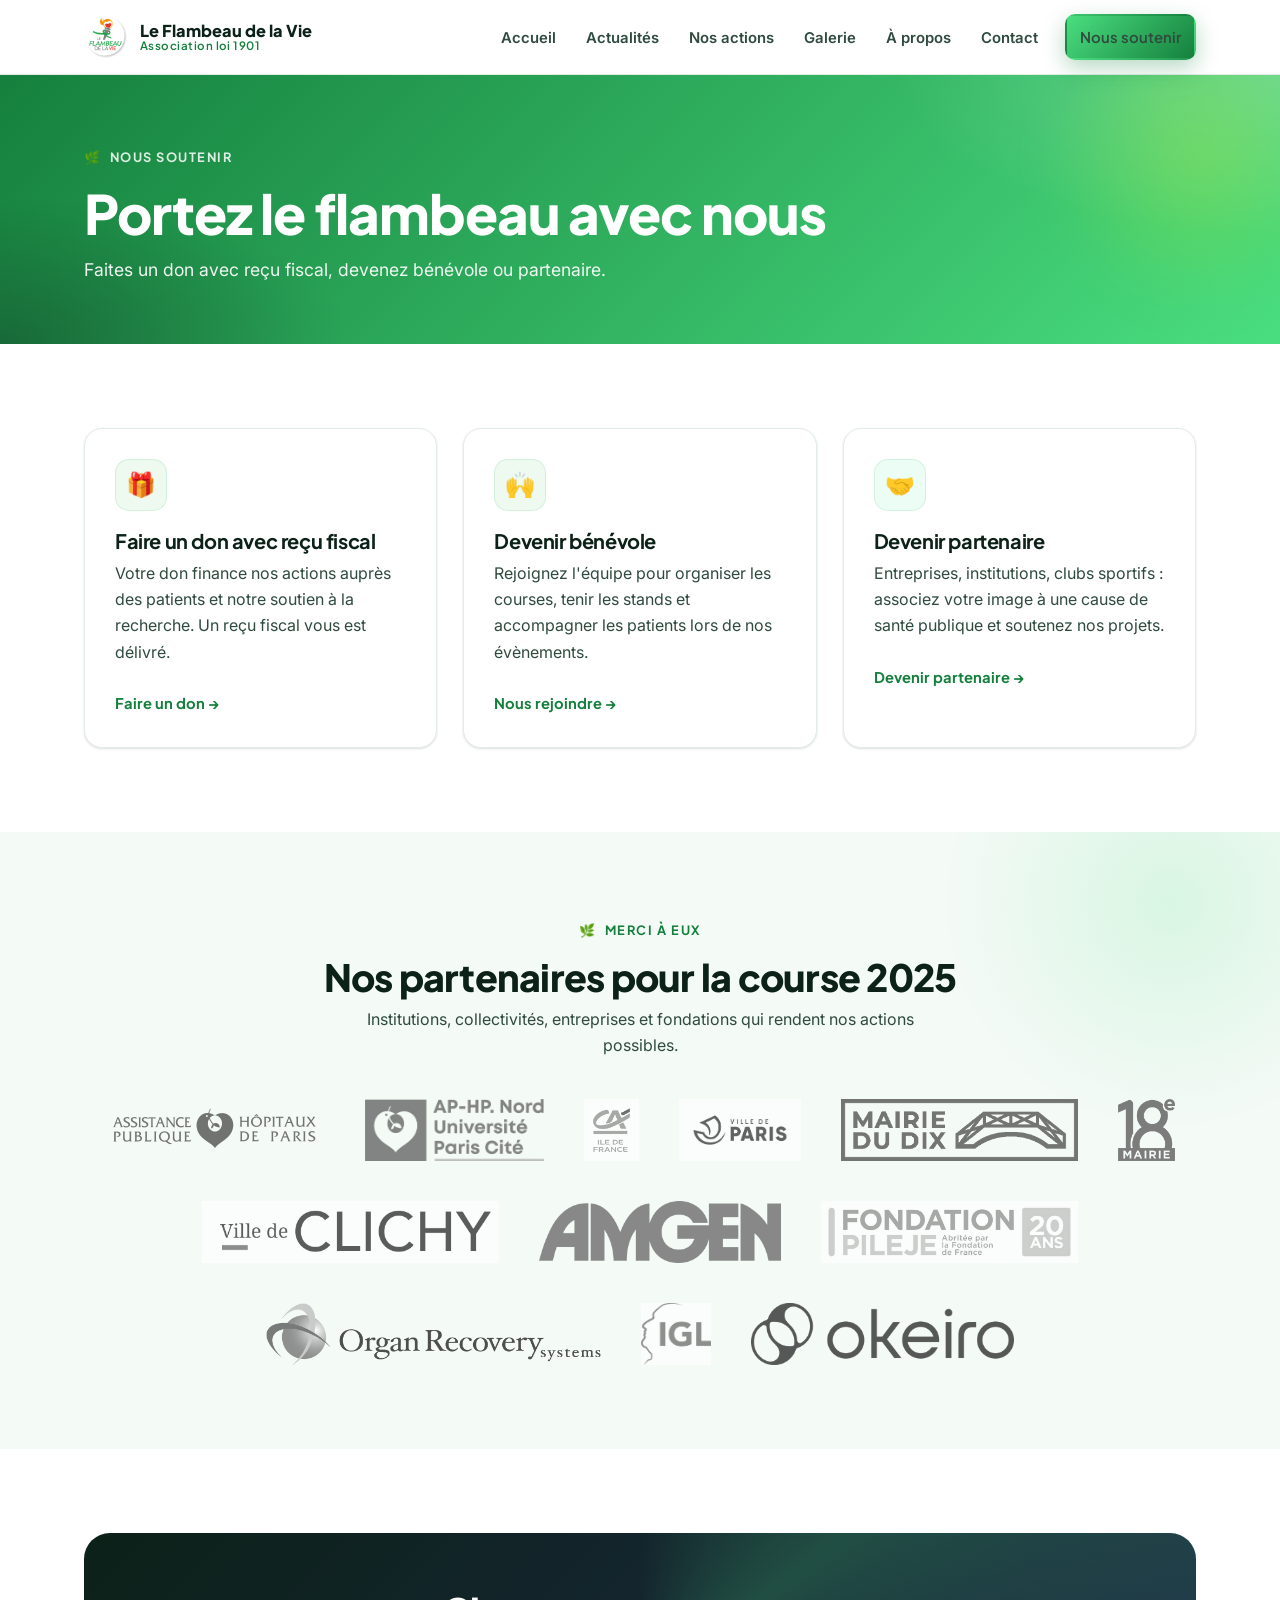
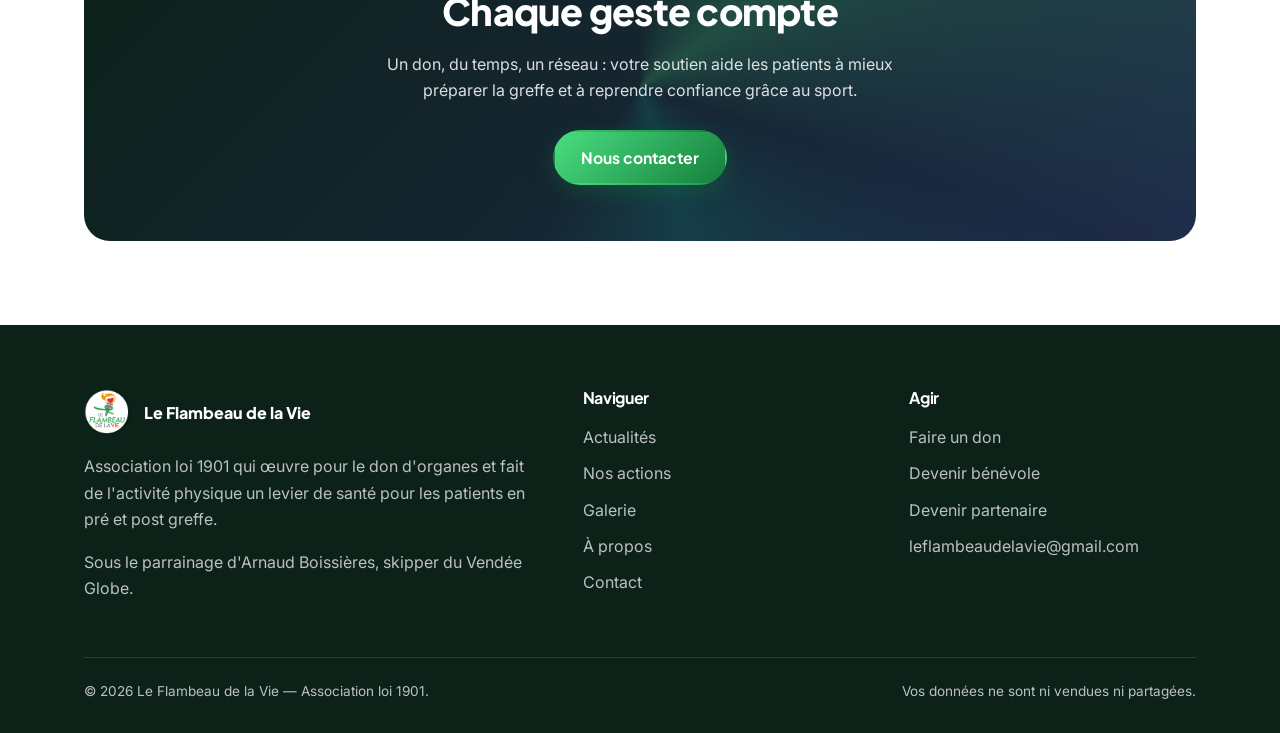
<file: nous-soutenir.html>
<!DOCTYPE html>
<html lang="fr">
<head>
<meta charset="UTF-8">
<meta name="viewport" content="width=device-width, initial-scale=1.0">
<title>Nous soutenir — Le Flambeau de la Vie</title>
<meta name="description" content="Faites un don avec reçu fiscal, devenez bénévole ou partenaire de l'association Le Flambeau de la Vie.">
<link rel="preconnect" href="https://fonts.googleapis.com">
<link rel="preconnect" href="https://fonts.gstatic.com" crossorigin>
<link href="https://fonts.googleapis.com/css2?family=Inter:wght@400;500;600;700&family=Plus+Jakarta+Sans:wght@600;700;800&display=swap" rel="stylesheet">
<link rel="stylesheet" href="assets/css/style.css">
<link rel="icon" href="assets/images/logo_Le_flambeau_de_la_vie_cercle.png">
</head>
<body>
<header class="site-header">
  <nav class="nav container">
    <a class="brand" href="index.html">
      <img src="assets/images/logo_Le_flambeau_de_la_vie_cercle.png" alt="Logo Le Flambeau de la Vie">
      <span>Le Flambeau de la Vie<small>Association loi 1901</small></span>
    </a>
    <button class="nav-toggle" aria-label="Menu"><span></span><span></span><span></span></button>
    <ul class="nav-links">
      <li><a href="index.html">Accueil</a></li>
      <li><a href="actualites.html">Actualités</a></li>
      <li><a href="actions.html">Nos actions</a></li>
      <li><a href="galerie.html">Galerie</a></li>
      <li><a href="a-propos.html">À propos</a></li>
      <li><a href="contact.html">Contact</a></li>
      <li class="nav-cta"><a class="btn btn--primary" href="nous-soutenir.html">Nous soutenir</a></li>
    </ul>
  </nav>
</header>
<section class="banner">
  <div class="container">
    <span class="eyebrow">Nous soutenir</span>
    <h1>Portez le flambeau avec nous</h1>
    <p>Faites un don avec reçu fiscal, devenez bénévole ou partenaire.</p>
  </div>
</section>
<section class="section">
  <div class="container">
    <div class="grid grid-3 reveal">
      <article class="card">
        <div class="icon">🎁</div>
        <h3>Faire un don avec reçu fiscal</h3>
        <p>Votre don finance nos actions auprès des patients et notre soutien à la recherche. Un reçu fiscal vous est délivré.</p>
        <a class="more" href="contact.html">Faire un don →</a>
      </article>
      <article class="card">
        <div class="icon">🙌</div>
        <h3>Devenir bénévole</h3>
        <p>Rejoignez l'équipe pour organiser les courses, tenir les stands et accompagner les patients lors de nos évènements.</p>
        <a class="more" href="contact.html">Nous rejoindre →</a>
      </article>
      <article class="card card--teal">
        <div class="icon">🤝</div>
        <h3>Devenir partenaire</h3>
        <p>Entreprises, institutions, clubs sportifs : associez votre image à une cause de santé publique et soutenez nos projets.</p>
        <a class="more" href="contact.html">Devenir partenaire →</a>
      </article>
    </div>
  </div>
</section>

<section class="section section--soft">
  <div class="container center reveal">
    <span class="eyebrow">Merci à eux</span>
    <h2 style="margin-bottom:8px;">Nos partenaires pour la course 2025</h2>
    <p style="max-width:560px;margin:0 auto 40px;">Institutions, collectivités, entreprises et fondations qui rendent nos actions possibles.</p>
    <div class="logos">
      <img src="assets/images/Logo_APHP.png" alt="AP-HP" loading="lazy">
      <img src="assets/images/2022-03-11-Logo-AP-HP.Nord-Universite-Paris-Cite.png" alt="AP-HP Nord Université Paris Cité" loading="lazy">
      <img src="assets/images/CA_IDF-VERTICAL-RVB_1.jpg" alt="Crédit Agricole Île-de-France" loading="lazy">
      <img src="assets/images/logo-vectoriel-ville-de-paris-horizontale.jpg" alt="Ville de Paris" loading="lazy">
      <img src="assets/images/Mairie_du_10me.png" alt="Mairie du 10ème" loading="lazy">
      <img src="assets/images/mairie_du_18me.png" alt="Mairie du 18ème" loading="lazy">
      <img src="assets/images/SIT_CLICHY_694_logo-clichy-site-internet.png" alt="Ville de Clichy" loading="lazy">
      <img src="assets/images/Amgen.svg.png" alt="Amgen" loading="lazy">
      <img src="assets/images/logo-fondation-pileje-20-ans-conseils-utilisation-sur-fonds_page-0008.jpg" alt="Fondation PiLeJe" loading="lazy">
      <img src="assets/images/logo_ORS_horizontal_600w_01.png" alt="ORS" loading="lazy">
      <img src="assets/images/IGL_logo.jpg" alt="IGL" loading="lazy">
      <img src="assets/images/logo-full-dark4x.png" alt="Partenaire" loading="lazy">
    </div>
  </div>
</section>

<section class="section">
  <div class="container">
    <div class="cta-band reveal">
      <h2>Chaque geste compte</h2>
      <p>Un don, du temps, un réseau : votre soutien aide les patients à mieux préparer la greffe et à reprendre confiance grâce au sport.</p>
      <div class="hero__actions"><a class="btn btn--primary" href="contact.html">Nous contacter</a></div>
    </div>
  </div>
</section>
<footer class="site-footer">
  <div class="container">
    <div class="footer-grid">
      <div>
        <div class="footer-brand">
          <img src="assets/images/logo_Le_flambeau_de_la_vie_cercle.png" alt="Logo">
          <span>Le Flambeau de la Vie</span>
        </div>
        <p>Association loi 1901 qui œuvre pour le don d'organes et fait de l'activité physique un levier de santé pour les patients en pré et post greffe.</p>
        <p>Sous le parrainage d'Arnaud Boissières, skipper du Vendée Globe.</p>
      </div>
      <div>
        <h4>Naviguer</h4>
        <ul class="footer-links">
          <li><a href="actualites.html">Actualités</a></li>
          <li><a href="actions.html">Nos actions</a></li>
          <li><a href="galerie.html">Galerie</a></li>
          <li><a href="a-propos.html">À propos</a></li>
          <li><a href="contact.html">Contact</a></li>
        </ul>
      </div>
      <div>
        <h4>Agir</h4>
        <ul class="footer-links">
          <li><a href="nous-soutenir.html">Faire un don</a></li>
          <li><a href="nous-soutenir.html">Devenir bénévole</a></li>
          <li><a href="nous-soutenir.html">Devenir partenaire</a></li>
          <li><a href="mailto:leflambeaudelavie@gmail.com">leflambeaudelavie@gmail.com</a></li>
        </ul>
      </div>
    </div>
    <div class="footer-bottom">
      <span>© 2026 Le Flambeau de la Vie — Association loi 1901.</span>
      <span>Vos données ne sont ni vendues ni partagées.</span>
    </div>
  </div>
</footer>

<script src="assets/js/main.js"></script>
</body>
</html>
</file>
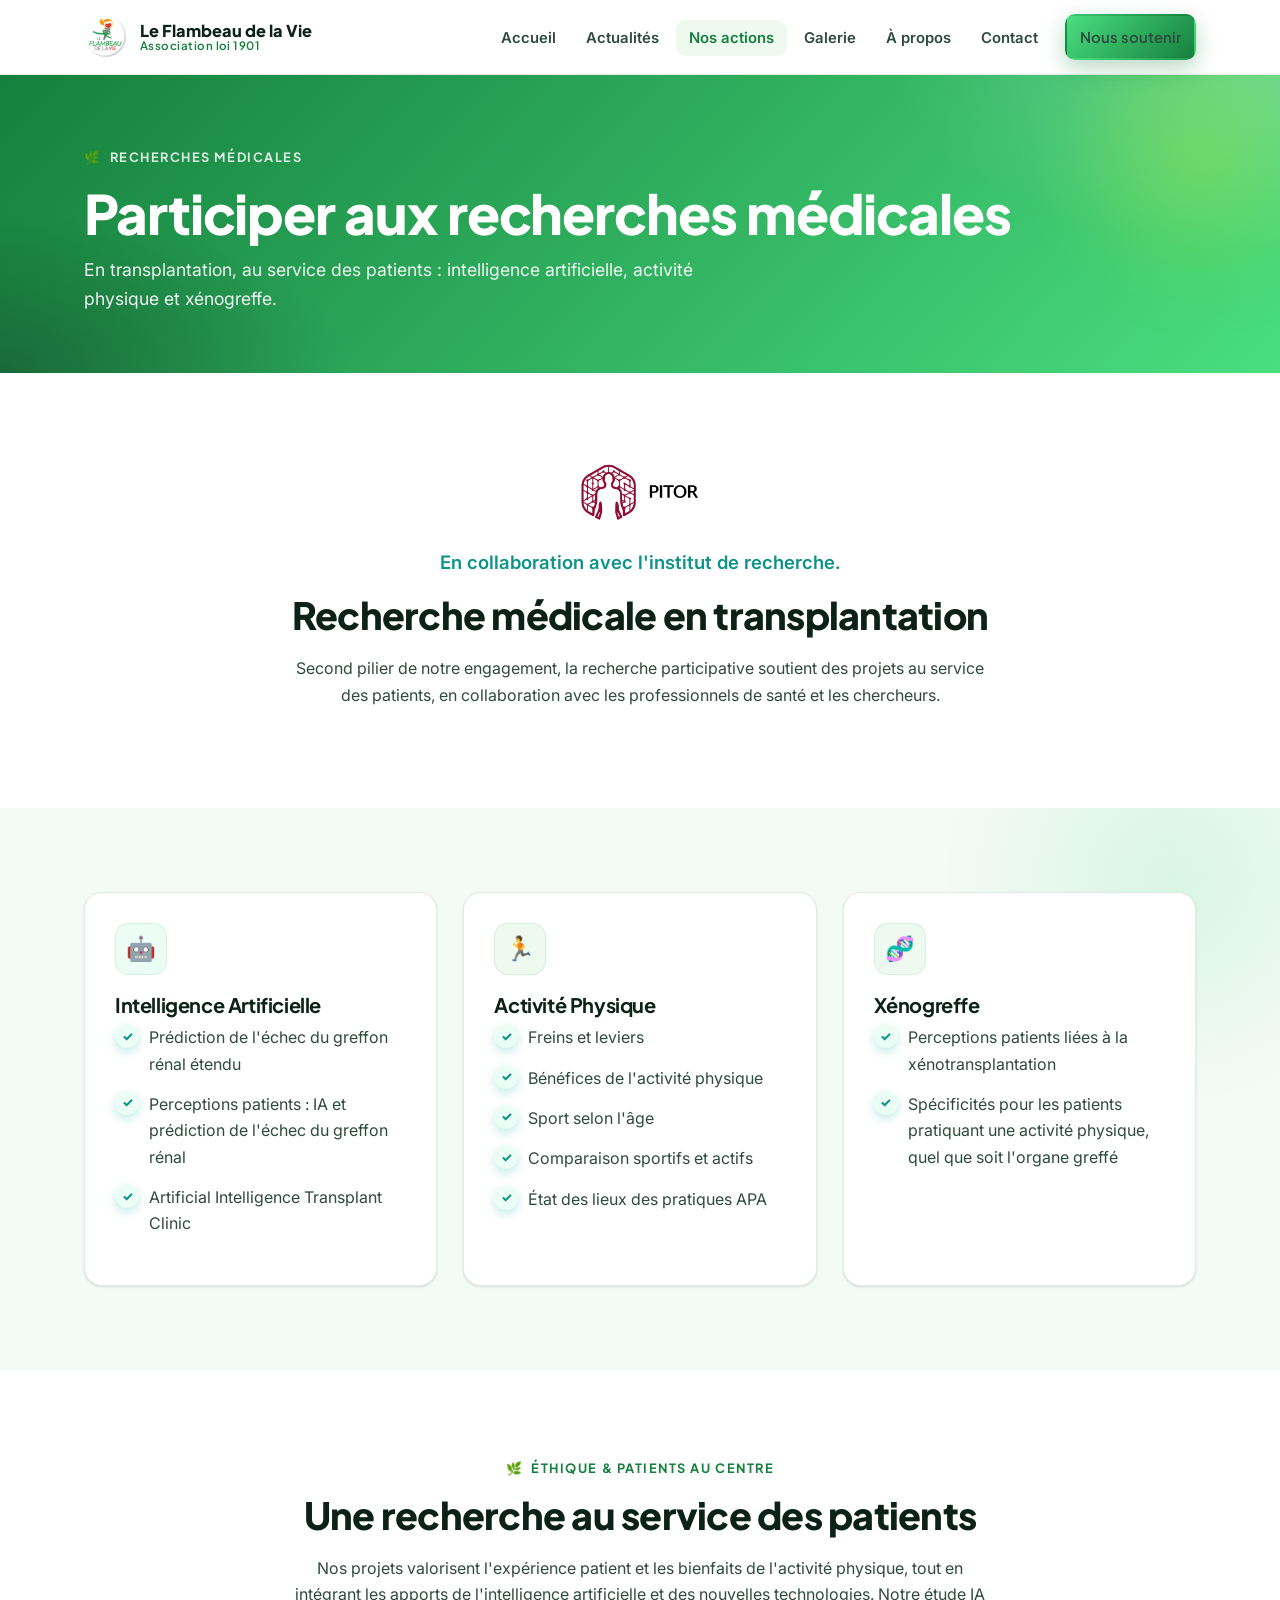
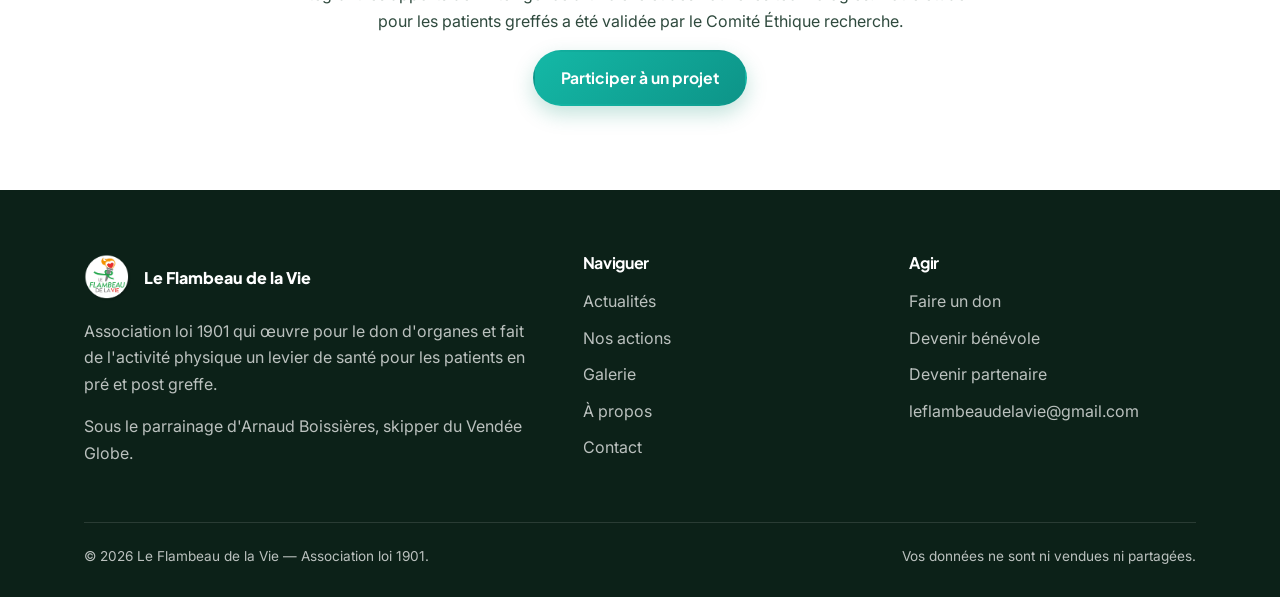
<file: recherche.html>
<!DOCTYPE html>
<html lang="fr">
<head>
<meta charset="UTF-8">
<meta name="viewport" content="width=device-width, initial-scale=1.0">
<title>Recherches médicales — Le Flambeau de la Vie</title>
<meta name="description" content="Recherche médicale en transplantation : intelligence artificielle, activité physique et xénogreffe, au service des patients.">
<link rel="preconnect" href="https://fonts.googleapis.com">
<link rel="preconnect" href="https://fonts.gstatic.com" crossorigin>
<link href="https://fonts.googleapis.com/css2?family=Inter:wght@400;500;600;700&family=Plus+Jakarta+Sans:wght@600;700;800&display=swap" rel="stylesheet">
<link rel="stylesheet" href="assets/css/style.css">
<link rel="icon" href="assets/images/logo_Le_flambeau_de_la_vie_cercle.png">
</head>
<body>
<header class="site-header">
  <nav class="nav container">
    <a class="brand" href="index.html">
      <img src="assets/images/logo_Le_flambeau_de_la_vie_cercle.png" alt="Logo Le Flambeau de la Vie">
      <span>Le Flambeau de la Vie<small>Association loi 1901</small></span>
    </a>
    <button class="nav-toggle" aria-label="Menu"><span></span><span></span><span></span></button>
    <ul class="nav-links">
      <li><a href="index.html">Accueil</a></li>
      <li><a href="actualites.html">Actualités</a></li>
      <li><a href="actions.html" class="active">Nos actions</a></li>
      <li><a href="galerie.html">Galerie</a></li>
      <li><a href="a-propos.html">À propos</a></li>
      <li><a href="contact.html">Contact</a></li>
      <li class="nav-cta"><a class="btn btn--primary" href="nous-soutenir.html">Nous soutenir</a></li>
    </ul>
  </nav>
</header>
<section class="banner">
  <div class="container">
    <span class="eyebrow">Recherches médicales</span>
    <h1>Participer aux recherches médicales</h1>
    <p>En transplantation, au service des patients : intelligence artificielle, activité physique et xénogreffe.</p>
  </div>
</section>
<section class="section">
  <div class="container narrow center reveal">
    <img src="assets/images/Logo_IHM_PITOR.png" alt="Institut de recherche" style="height:70px;width:auto;margin:0 auto 20px;">
    <p class="lead" style="color:var(--teal-600);font-weight:600;">En collaboration avec l'institut de recherche.</p>
    <h2>Recherche médicale en transplantation</h2>
    <p>Second pilier de notre engagement, la recherche participative soutient des projets au service des patients, en collaboration avec les professionnels de santé et les chercheurs.</p>
  </div>
</section>

<section class="section section--soft">
  <div class="container">
    <div class="grid grid-3 reveal">

      <article class="card card--teal">
        <div class="icon">🤖</div>
        <h3>Intelligence Artificielle</h3>
        <ul class="checklist" style="margin-top:8px;">
          <li>Prédiction de l'échec du greffon rénal étendu</li>
          <li>Perceptions patients : IA et prédiction de l'échec du greffon rénal</li>
          <li>Artificial Intelligence Transplant Clinic</li>
        </ul>
      </article>

      <article class="card">
        <div class="icon">🏃</div>
        <h3>Activité Physique</h3>
        <ul class="checklist" style="margin-top:8px;">
          <li>Freins et leviers</li>
          <li>Bénéfices de l'activité physique</li>
          <li>Sport selon l'âge</li>
          <li>Comparaison sportifs et actifs</li>
          <li>État des lieux des pratiques APA</li>
        </ul>
      </article>

      <article class="card">
        <div class="icon">🧬</div>
        <h3>Xénogreffe</h3>
        <ul class="checklist" style="margin-top:8px;">
          <li>Perceptions patients liées à la xénotransplantation</li>
          <li>Spécificités pour les patients pratiquant une activité physique, quel que soit l'organe greffé</li>
        </ul>
      </article>

    </div>
  </div>
</section>

<section class="section">
  <div class="container narrow center reveal">
    <span class="eyebrow">Éthique &amp; patients au centre</span>
    <h2>Une recherche au service des patients</h2>
    <p>Nos projets valorisent l'expérience patient et les bienfaits de l'activité physique, tout en intégrant les apports de l'intelligence artificielle et des nouvelles technologies. Notre étude IA pour les patients greffés a été validée par le Comité Éthique recherche.</p>
    <a class="btn btn--teal" href="contact.html">Participer à un projet</a>
  </div>
</section>
<footer class="site-footer">
  <div class="container">
    <div class="footer-grid">
      <div>
        <div class="footer-brand">
          <img src="assets/images/logo_Le_flambeau_de_la_vie_cercle.png" alt="Logo">
          <span>Le Flambeau de la Vie</span>
        </div>
        <p>Association loi 1901 qui œuvre pour le don d'organes et fait de l'activité physique un levier de santé pour les patients en pré et post greffe.</p>
        <p>Sous le parrainage d'Arnaud Boissières, skipper du Vendée Globe.</p>
      </div>
      <div>
        <h4>Naviguer</h4>
        <ul class="footer-links">
          <li><a href="actualites.html">Actualités</a></li>
          <li><a href="actions.html">Nos actions</a></li>
          <li><a href="galerie.html">Galerie</a></li>
          <li><a href="a-propos.html">À propos</a></li>
          <li><a href="contact.html">Contact</a></li>
        </ul>
      </div>
      <div>
        <h4>Agir</h4>
        <ul class="footer-links">
          <li><a href="nous-soutenir.html">Faire un don</a></li>
          <li><a href="nous-soutenir.html">Devenir bénévole</a></li>
          <li><a href="nous-soutenir.html">Devenir partenaire</a></li>
          <li><a href="mailto:leflambeaudelavie@gmail.com">leflambeaudelavie@gmail.com</a></li>
        </ul>
      </div>
    </div>
    <div class="footer-bottom">
      <span>© 2026 Le Flambeau de la Vie — Association loi 1901.</span>
      <span>Vos données ne sont ni vendues ni partagées.</span>
    </div>
  </div>
</footer>

<script src="assets/js/main.js"></script>
</body>
</html>
</file>
<file: assets/css/style.css>
/* ============================================================
   Le Flambeau de la Vie — Design System
   ============================================================ */
:root {
  /* Brand palette: green / vitality & nature */
  --flame-500: #16a34a;   /* primary green */
  --flame-600: #15803d;   /* deep green    */
  --flame-400: #4ade80;   /* light green   */
  --amber-400: #a3e635;   /* lime accent   */
  --emerald-700: #047857;
  --teal-600: #0d9488;
  --teal-500: #14b8a6;
  --teal-50: #ecfdf5;

  --ink-900: #0c2118;     /* deep green-ink */
  --ink-700: #2f4a3e;
  --ink-500: #5b7267;
  --ink-300: #9db3a8;
  --line: #e2ece6;

  --bg: #ffffff;
  --bg-soft: #f4faf6;
  --bg-warm: #eefaf0;

  --radius: 18px;
  --radius-sm: 12px;
  --shadow-sm: 0 1px 2px rgba(16,24,40,.06), 0 1px 3px rgba(16,24,40,.08);
  --shadow-md: 0 8px 24px rgba(16,24,40,.10);
  --shadow-lg: 0 24px 60px rgba(16,24,40,.16);

  --maxw: 1160px;
  --font: "Inter", -apple-system, BlinkMacSystemFont, "Segoe UI", Roboto, Helvetica, Arial, sans-serif;
  --display: "Plus Jakarta Sans", var(--font);
}

* { box-sizing: border-box; }
html { scroll-behavior: smooth; }
body {
  margin: 0;
  font-family: var(--font);
  color: var(--ink-700);
  background: var(--bg);
  line-height: 1.65;
  -webkit-font-smoothing: antialiased;
}
img { max-width: 100%; display: block; }
a { color: var(--flame-600); text-decoration: none; }
a:hover { text-decoration: underline; }

h1, h2, h3, h4 { font-family: var(--display); color: var(--ink-900); line-height: 1.15; margin: 0 0 .5em; letter-spacing: -.02em; }
h1 { font-size: clamp(2.1rem, 5vw, 3.4rem); font-weight: 800; }
h2 { font-size: clamp(1.6rem, 3.4vw, 2.35rem); font-weight: 800; }
h3 { font-size: 1.25rem; font-weight: 700; }
p { margin: 0 0 1rem; }

.container { max-width: var(--maxw); margin: 0 auto; padding: 0 24px; }
.section { padding: 84px 0; }
.section--soft { background: var(--bg-soft); }
.section--warm { background: var(--bg-warm); }
.narrow { max-width: 760px; }
.center { text-align: center; }
.eyebrow {
  display: inline-block; font-family: var(--display); font-weight: 700;
  font-size: .8rem; letter-spacing: .12em; text-transform: uppercase;
  color: var(--flame-600); margin-bottom: 14px;
}
.lead { font-size: 1.16rem; color: var(--ink-700); }

/* ---------- Buttons ---------- */
.btn {
  display: inline-flex; align-items: center; gap: 8px;
  font-family: var(--display); font-weight: 700; font-size: .98rem;
  padding: 13px 26px; border-radius: 999px; border: 2px solid transparent;
  cursor: pointer; transition: transform .15s ease, box-shadow .2s ease, background .2s ease;
  text-decoration: none;
}
.btn:hover { text-decoration: none; transform: translateY(-2px); }
.btn--primary { background: linear-gradient(135deg, var(--flame-400), var(--flame-600)); color: #fff; box-shadow: 0 8px 22px rgba(21,128,61,.30); }
.btn--ghost { background: #fff; color: var(--ink-900); border-color: var(--line); box-shadow: var(--shadow-sm); }
.btn--teal { background: linear-gradient(135deg, var(--teal-500), var(--teal-600)); color: #fff; box-shadow: 0 8px 20px rgba(14,143,116,.25); }
.btn--light { background: rgba(255,255,255,.16); color: #fff; border-color: rgba(255,255,255,.4); }
.btn--light:hover { background: rgba(255,255,255,.28); }

/* ---------- Header / Nav ---------- */
.site-header {
  position: sticky; top: 0; z-index: 50;
  background: rgba(255,255,255,.86); backdrop-filter: saturate(180%) blur(12px);
  border-bottom: 1px solid var(--line);
}
.nav { display: flex; align-items: center; justify-content: space-between; height: 74px; }
.brand { display: flex; align-items: center; gap: 12px; font-family: var(--display); font-weight: 800; color: var(--ink-900); }
.brand img { width: 44px; height: 44px; border-radius: 50%; }
.brand span { font-size: 1.02rem; line-height: 1.1; }
.brand small { display: block; font-weight: 600; font-size: .72rem; color: var(--flame-600); letter-spacing: .04em; }
.nav-links { display: flex; align-items: center; gap: 4px; list-style: none; margin: 0; padding: 0; }
.nav-links a {
  color: var(--ink-700); font-weight: 600; font-size: .93rem;
  padding: 9px 13px; border-radius: 10px; transition: background .15s, color .15s;
}
.nav-links a:hover, .nav-links a.active { background: var(--bg-warm); color: var(--flame-600); text-decoration: none; }
.nav-cta { margin-left: 10px; }
.nav-toggle { display: none; background: none; border: 0; cursor: pointer; padding: 8px; }
.nav-toggle span { display: block; width: 24px; height: 2px; background: var(--ink-900); margin: 5px 0; border-radius: 2px; transition: .3s; }

@media (max-width: 940px) {
  .nav-toggle { display: block; }
  .nav-links {
    position: absolute; top: 74px; left: 0; right: 0;
    flex-direction: column; align-items: stretch; gap: 0;
    background: #fff; border-bottom: 1px solid var(--line);
    padding: 12px 24px 24px; box-shadow: var(--shadow-md);
    transform: translateY(-12px); opacity: 0; pointer-events: none; transition: .25s;
  }
  .nav-links.open { transform: translateY(0); opacity: 1; pointer-events: auto; }
  .nav-links a { padding: 13px 12px; border-radius: 10px; }
  .nav-cta { margin: 10px 0 0; }
  .nav-cta .btn { width: 100%; justify-content: center; }
}

/* ---------- Hero ---------- */
.hero { position: relative; overflow: hidden; background: var(--ink-900); color: #fff; }
.hero__bg { position: absolute; inset: 0; }
.hero__bg img { width: 100%; height: 100%; object-fit: cover; opacity: .5; }
.hero__overlay { position: absolute; inset: 0; background: linear-gradient(115deg, rgba(12,33,24,.94) 18%, rgba(21,128,61,.62) 78%, rgba(74,222,128,.45) 100%); }
.hero__inner { position: relative; padding: 110px 0 96px; max-width: 720px; }
.hero h1 { color: #fff; }
.hero p { color: rgba(255,255,255,.9); font-size: 1.18rem; }
.hero .badge-row { display: flex; align-items: center; gap: 16px; margin-bottom: 24px; flex-wrap: wrap; }
.pill {
  display: inline-flex; align-items: center; gap: 8px; background: rgba(255,255,255,.12);
  border: 1px solid rgba(255,255,255,.28); color: #fff; padding: 7px 15px; border-radius: 999px;
  font-size: .85rem; font-weight: 600; backdrop-filter: blur(4px);
}
.hero__actions { display: flex; gap: 14px; flex-wrap: wrap; margin-top: 30px; }

/* ---------- Page banner (interior pages) ---------- */
.banner { background: linear-gradient(135deg, var(--flame-600), var(--flame-400)); color: #fff; padding: 68px 0 60px; }
.banner .eyebrow { color: rgba(255,255,255,.85); }
.banner h1 { color: #fff; margin-bottom: 10px; }
.banner p { color: rgba(255,255,255,.92); max-width: 640px; font-size: 1.1rem; margin: 0; }

/* ---------- Grid / Cards ---------- */
.grid { display: grid; gap: 26px; }
.grid-2 { grid-template-columns: repeat(2, 1fr); }
.grid-3 { grid-template-columns: repeat(3, 1fr); }
.grid-4 { grid-template-columns: repeat(4, 1fr); }
@media (max-width: 900px) { .grid-3, .grid-4 { grid-template-columns: repeat(2,1fr); } }
@media (max-width: 620px) { .grid-2, .grid-3, .grid-4 { grid-template-columns: 1fr; } }

.card {
  background: #fff; border: 1px solid var(--line); border-radius: var(--radius);
  padding: 30px; box-shadow: var(--shadow-sm); transition: transform .2s ease, box-shadow .2s ease;
  height: 100%;
}
.card:hover { transform: translateY(-4px); box-shadow: var(--shadow-md); }
.card .icon {
  width: 52px; height: 52px; border-radius: 14px; display: grid; place-items: center;
  font-size: 1.5rem; margin-bottom: 18px; background: var(--bg-warm); color: var(--flame-600);
}
.card--teal .icon { background: var(--teal-50); color: var(--teal-600); }
.card h3 { margin-bottom: 8px; }
.card p:last-child { margin-bottom: 0; }
.card a.more { font-family: var(--display); font-weight: 700; font-size: .92rem; display: inline-flex; gap: 6px; margin-top: 10px; }

/* pillar cards with number */
.pillar { position: relative; }
.pillar .num { font-family: var(--display); font-weight: 800; font-size: 2.4rem; color: var(--flame-400); opacity: .35; line-height: 1; margin-bottom: 8px; }

/* ---------- Split feature ---------- */
.split { display: grid; grid-template-columns: 1fr 1fr; gap: 56px; align-items: center; }
.split.reverse .split__media { order: 2; }
.split__media img { border-radius: var(--radius); box-shadow: var(--shadow-md); width: 100%; object-fit: cover; }
@media (max-width: 860px) { .split { grid-template-columns: 1fr; gap: 32px; } .split.reverse .split__media { order: 0; } }

/* ---------- News ---------- */
.news-card { display: flex; flex-direction: column; overflow: hidden; padding: 0; }
.news-card img { aspect-ratio: 16/10; object-fit: cover; width: 100%; }
.news-card .body { padding: 24px; display: flex; flex-direction: column; flex: 1; }
.tag { align-self: flex-start; font-family: var(--display); font-weight: 700; font-size: .72rem; text-transform: uppercase; letter-spacing: .08em; color: var(--teal-600); background: var(--teal-50); padding: 5px 11px; border-radius: 999px; margin-bottom: 12px; }
.news-card h3 { font-size: 1.12rem; }

/* ---------- Gallery ---------- */
.gallery { columns: 3; column-gap: 18px; }
.gallery img { width: 100%; border-radius: var(--radius-sm); margin-bottom: 18px; box-shadow: var(--shadow-sm); transition: transform .25s; }
.gallery img:hover { transform: scale(1.02); }
@media (max-width: 820px) { .gallery { columns: 2; } }
@media (max-width: 520px) { .gallery { columns: 1; } }

/* ---------- Chips / lists ---------- */
.chips { display: flex; flex-wrap: wrap; gap: 10px; margin: 18px 0; padding: 0; list-style: none; }
.chips li { background: #fff; border: 1px solid var(--line); border-radius: 999px; padding: 8px 16px; font-weight: 600; font-size: .9rem; color: var(--ink-700); box-shadow: var(--shadow-sm); }
.checklist { list-style: none; padding: 0; margin: 18px 0; }
.checklist li { position: relative; padding-left: 34px; margin-bottom: 14px; }
.checklist li::before { content: "✓"; position: absolute; left: 0; top: 0; width: 24px; height: 24px; background: var(--teal-50); color: var(--teal-600); border-radius: 50%; display: grid; place-items: center; font-weight: 800; font-size: .8rem; }

/* ---------- Stats ---------- */
.stats { display: grid; grid-template-columns: repeat(3,1fr); gap: 20px; }
.stat { text-align: center; }
.stat b { font-family: var(--display); font-size: 2.4rem; font-weight: 800; color: var(--flame-600); display: block; }
@media (max-width: 620px){ .stats { grid-template-columns: 1fr; } }

/* ---------- Partner logos ---------- */
.logos { display: flex; flex-wrap: wrap; align-items: center; justify-content: center; gap: 40px; }
.logos img { max-height: 62px; width: auto; filter: grayscale(1); opacity: .7; transition: .25s; }
.logos img:hover { filter: none; opacity: 1; }

/* ---------- CTA band ---------- */
.cta-band { background: linear-gradient(135deg, var(--ink-900), #1e2a4a); color: #fff; border-radius: 26px; padding: 56px; text-align: center; }
.cta-band h2 { color: #fff; }
.cta-band p { color: rgba(255,255,255,.85); max-width: 560px; margin: 0 auto 26px; }
.cta-band .hero__actions { justify-content: center; margin-top: 0; }
@media (max-width: 620px){ .cta-band { padding: 40px 24px; } }

/* ---------- Contact ---------- */
.contact-grid { display: grid; grid-template-columns: 1fr 1fr; gap: 48px; align-items: start; }
@media (max-width: 820px){ .contact-grid { grid-template-columns: 1fr; } }
.field { margin-bottom: 18px; }
.field label { display: block; font-weight: 600; font-size: .9rem; margin-bottom: 6px; color: var(--ink-900); }
.field input, .field textarea {
  width: 100%; padding: 13px 15px; border: 1px solid var(--line); border-radius: var(--radius-sm);
  font-family: var(--font); font-size: 1rem; color: var(--ink-900); background: #fff; transition: border .15s, box-shadow .15s;
}
.field input:focus, .field textarea:focus { outline: none; border-color: var(--flame-400); box-shadow: 0 0 0 3px rgba(22,163,74,.16); }
.info-item { display: flex; gap: 16px; margin-bottom: 22px; align-items: flex-start; }
.info-item .ic { flex: none; width: 46px; height: 46px; border-radius: 12px; background: var(--bg-warm); color: var(--flame-600); display: grid; place-items: center; font-size: 1.2rem; }
.info-item b { display: block; color: var(--ink-900); font-family: var(--display); }
.notice { background: var(--teal-50); border: 1px solid #c9ebe1; border-radius: var(--radius-sm); padding: 16px 18px; font-size: .92rem; color: var(--ink-700); }

/* ---------- Footer ---------- */
.site-footer { background: var(--ink-900); color: rgba(255,255,255,.72); padding: 64px 0 30px; }
.footer-grid { display: grid; grid-template-columns: 1.6fr 1fr 1fr; gap: 40px; margin-bottom: 40px; }
@media (max-width: 780px){ .footer-grid { grid-template-columns: 1fr; gap: 28px; } }
.site-footer h4 { color: #fff; font-size: 1rem; margin-bottom: 16px; }
.site-footer a { color: rgba(255,255,255,.72); }
.site-footer a:hover { color: #fff; }
.footer-links { list-style: none; padding: 0; margin: 0; }
.footer-links li { margin-bottom: 10px; }
.footer-brand { display: flex; align-items: center; gap: 12px; margin-bottom: 16px; }
.footer-brand img { width: 48px; height: 48px; border-radius: 50%; }
.footer-brand span { font-family: var(--display); font-weight: 800; color: #fff; }
.footer-bottom { border-top: 1px solid rgba(255,255,255,.12); padding-top: 22px; display: flex; justify-content: space-between; flex-wrap: wrap; gap: 12px; font-size: .85rem; }

/* reveal animation */
.reveal { opacity: 0; transform: translateY(28px) scale(.985); transition: opacity .7s cubic-bezier(.16,.84,.44,1), transform .7s cubic-bezier(.16,.84,.44,1); }
.reveal.in { opacity: 1; transform: none; }
.reveal[data-delay="1"]{ transition-delay:.08s } .reveal[data-delay="2"]{ transition-delay:.16s } .reveal[data-delay="3"]{ transition-delay:.24s }

/* ============================================================
   Modern effects layer — green theme
   ============================================================ */

/* Gradient text accent */
.grad-text {
  background: linear-gradient(100deg, var(--flame-400), var(--emerald-700) 60%, var(--teal-500));
  -webkit-background-clip: text; background-clip: text; color: transparent;
}

/* Section eyebrow gets a little leaf dot */
.eyebrow::before { content: "🌿"; margin-right: 8px; filter: saturate(1.2); }

/* --- Animated aurora hero --- */
.hero { isolation: isolate; }
.hero__overlay::after {
  content: ""; position: absolute; inset: -20%;
  background:
    radial-gradient(40% 55% at 15% 20%, rgba(74,222,128,.45), transparent 60%),
    radial-gradient(45% 50% at 85% 80%, rgba(13,148,136,.5), transparent 60%),
    radial-gradient(35% 40% at 60% 15%, rgba(163,230,53,.3), transparent 60%);
  filter: blur(10px); mix-blend-mode: screen;
  animation: auroraFloat 16s ease-in-out infinite alternate;
}
@keyframes auroraFloat {
  0%   { transform: translate3d(0,0,0) scale(1); }
  50%  { transform: translate3d(3%,-2%,0) scale(1.08); }
  100% { transform: translate3d(-3%,2%,0) scale(1.04); }
}
.hero__bg img { animation: heroZoom 22s ease-out forwards; }
@keyframes heroZoom { from { transform: scale(1.12); } to { transform: scale(1); } }
.hero__inner > * { animation: heroRise .9s cubic-bezier(.16,.84,.44,1) both; }
.hero__inner > *:nth-child(2){ animation-delay:.08s } .hero__inner > *:nth-child(3){ animation-delay:.16s } .hero__inner > *:nth-child(4){ animation-delay:.24s }
@keyframes heroRise { from { opacity:0; transform: translateY(22px); } to { opacity:1; transform:none; } }

/* Frosted pills shimmer */
.pill { transition: background .25s, transform .25s; }
.pill:hover { transform: translateY(-2px); background: rgba(255,255,255,.22); }

/* --- Button shine sweep --- */
.btn { position: relative; overflow: hidden; }
.btn::after {
  content: ""; position: absolute; top: 0; left: -130%; width: 60%; height: 100%;
  background: linear-gradient(100deg, transparent, rgba(255,255,255,.45), transparent);
  transform: skewX(-20deg); transition: left .6s ease;
}
.btn:hover::after { left: 130%; }
.btn--primary:hover { box-shadow: 0 12px 30px rgba(21,128,61,.42); }
.btn--teal:hover { box-shadow: 0 12px 30px rgba(13,148,136,.4); }

/* --- Cards: green glow + gradient top border on hover --- */
.card { position: relative; overflow: hidden; }
.card::before {
  content: ""; position: absolute; inset: 0 0 auto 0; height: 4px;
  background: linear-gradient(90deg, var(--flame-400), var(--emerald-700), var(--teal-500));
  transform: scaleX(0); transform-origin: left; transition: transform .4s ease;
}
.card:hover::before { transform: scaleX(1); }
.card:hover { box-shadow: 0 20px 44px rgba(4,120,87,.16); border-color: #c9e7d6; }
.card .icon { transition: transform .3s ease; box-shadow: inset 0 0 0 1px rgba(22,163,74,.12); }
.card:hover .icon { transform: rotate(-6deg) scale(1.08); }

/* News image zoom */
.news-card img { transition: transform .5s ease; }
.news-card:hover img { transform: scale(1.06); }

/* --- Banner mesh backdrop --- */
.banner { position: relative; overflow: hidden; }
.banner::before {
  content: ""; position: absolute; inset: 0;
  background:
    radial-gradient(60% 120% at 100% 0%, rgba(255,255,255,.22), transparent 50%),
    radial-gradient(50% 100% at 0% 100%, rgba(12,33,24,.35), transparent 55%);
}
.banner::after {
  content: ""; position: absolute; right: -80px; top: -80px; width: 320px; height: 320px;
  background: radial-gradient(circle, rgba(163,230,53,.35), transparent 70%);
  border-radius: 50%; filter: blur(20px); animation: auroraFloat 14s ease-in-out infinite alternate;
}
.banner .container { position: relative; z-index: 1; }

/* --- Soft/warm sections get organic blobs --- */
.section--soft, .section--warm { position: relative; overflow: hidden; }
.section--soft::before, .section--warm::before {
  content: ""; position: absolute; width: 460px; height: 460px; border-radius: 50%;
  background: radial-gradient(circle, rgba(74,222,128,.16), transparent 70%);
  top: -160px; right: -120px; pointer-events: none; z-index: 0;
}
.section--warm::before { background: radial-gradient(circle, rgba(20,184,166,.15), transparent 70%); left: -140px; right: auto; top: auto; bottom: -180px; }
.section--soft > .container, .section--warm > .container { position: relative; z-index: 1; }

/* --- CTA band: animated conic sheen --- */
.cta-band { position: relative; overflow: hidden; }
.cta-band::before {
  content: ""; position: absolute; inset: -50%;
  background: conic-gradient(from 0deg, transparent, rgba(74,222,128,.22), transparent 30%, rgba(13,148,136,.22), transparent 60%);
  animation: spin 18s linear infinite;
}
.cta-band > * { position: relative; z-index: 1; }
@keyframes spin { to { transform: rotate(1turn); } }

/* --- Gallery: rounded hover lift --- */
.gallery img { transition: transform .35s ease, box-shadow .35s ease; }
.gallery img:hover { transform: translateY(-6px) scale(1.02); box-shadow: 0 18px 40px rgba(4,120,87,.22); }

/* Partner logos tint green on hover */
.logos img:hover { filter: none; }

/* Checklist check pops */
.checklist li::before { box-shadow: 0 4px 10px rgba(20,184,166,.25); }

/* Links underline slide */
.more { position: relative; }
.more:hover { text-decoration: none; }

/* ============================================================
   Team / people
   ============================================================ */
.founder {
  display: grid; grid-template-columns: 300px 1fr; gap: 40px; align-items: start;
  background: #fff; border: 1px solid var(--line); border-radius: 26px;
  padding: 40px; box-shadow: var(--shadow-md); position: relative; overflow: hidden;
}
.founder::before {
  content: ""; position: absolute; inset: 0 0 auto 0; height: 5px;
  background: linear-gradient(90deg, var(--flame-400), var(--emerald-700), var(--teal-500));
}
.founder__aside { text-align: center; position: sticky; top: 100px; }
.avatar {
  width: 150px; height: 150px; border-radius: 50%; margin: 0 auto 18px; display: grid; place-items: center;
  font-family: var(--display); font-weight: 800; font-size: 3rem; color: #fff; overflow: hidden;
  background: linear-gradient(135deg, var(--flame-400), var(--emerald-700));
  box-shadow: 0 14px 34px rgba(4,120,87,.32); position: relative;
}
.avatar img { width: 100%; height: 100%; object-fit: cover; }
.avatar--teal { background: linear-gradient(135deg, var(--teal-500), var(--teal-600)); box-shadow: 0 14px 34px rgba(13,148,136,.3); }
.founder__aside h3 { margin: 0 0 4px; font-size: 1.35rem; }
.founder__role { color: var(--flame-600); font-weight: 700; font-family: var(--display); font-size: .95rem; }
.founder__badges { display: flex; flex-wrap: wrap; gap: 8px; justify-content: center; margin-top: 14px; }
.founder__badges span { font-size: .74rem; font-weight: 600; color: var(--ink-700); background: var(--bg-warm); border: 1px solid var(--line); border-radius: 999px; padding: 5px 11px; }
.founder__body p { margin-bottom: 1rem; }
.founder__quote {
  font-family: var(--display); font-weight: 700; font-size: 1.25rem; color: var(--ink-900);
  border-left: 4px solid var(--flame-400); padding: 6px 0 6px 20px; margin: 22px 0 0; line-height: 1.4;
}
.founder__quote em { font-style: normal; }
.two-worlds { list-style: none; padding: 0; margin: 16px 0; display: grid; grid-template-columns: 1fr 1fr; gap: 8px 22px; }
.two-worlds li { position: relative; padding-left: 24px; font-weight: 600; color: var(--ink-700); }
.two-worlds li::before { content: "🔥"; position: absolute; left: 0; font-size: .85rem; }
@media (max-width: 760px) {
  .founder { grid-template-columns: 1fr; gap: 26px; padding: 28px; }
  .founder__aside { position: static; }
  .two-worlds { grid-template-columns: 1fr; }
}

.person-card { text-align: center; }
.person-card .avatar { width: 104px; height: 104px; font-size: 2.1rem; }
.person-card h3 { margin: 0 0 2px; }
.person-card .founder__role { display: block; margin-bottom: 10px; }

/* Respect reduced motion */
@media (prefers-reduced-motion: reduce) {
  *, .hero__bg img, .cta-band::before, .banner::after, .hero__overlay::after { animation: none !important; transition: none !important; }
  .reveal { opacity: 1; transform: none; }
}
</file>
